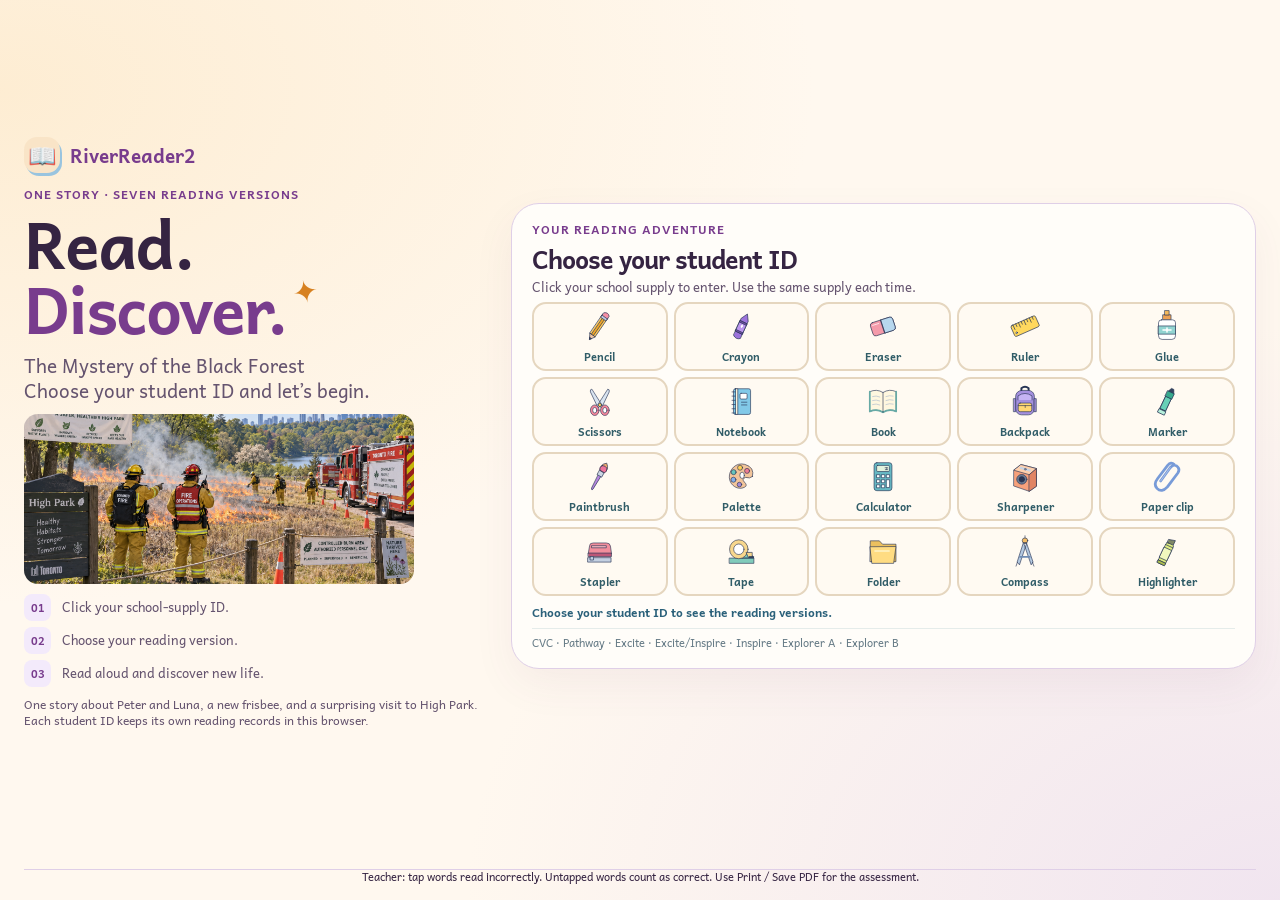
<file: index.html>
<!doctype html>
<html lang="en">
<head>
  <meta charset="utf-8">
  <meta name="viewport" content="width=device-width, initial-scale=1">
  <meta name="theme-color" content="#dceffd">
  <title>RiverReader2 | One Story, CVC Through Explorer B</title>
  <link rel="stylesheet" href="styles.css?v=pretaught-dotted-2">
  <link rel="stylesheet" href="landing.css?v=all-levels-fit-1">
</head>
<body data-page="home">
  <main id="app" class="app-shell"></main>
  <script src="stories.js?v=levels-cvc-g5-1"></script>
  <script src="app.js?v=pretaught-dotted-2"></script>
</body>
</html>
</file>
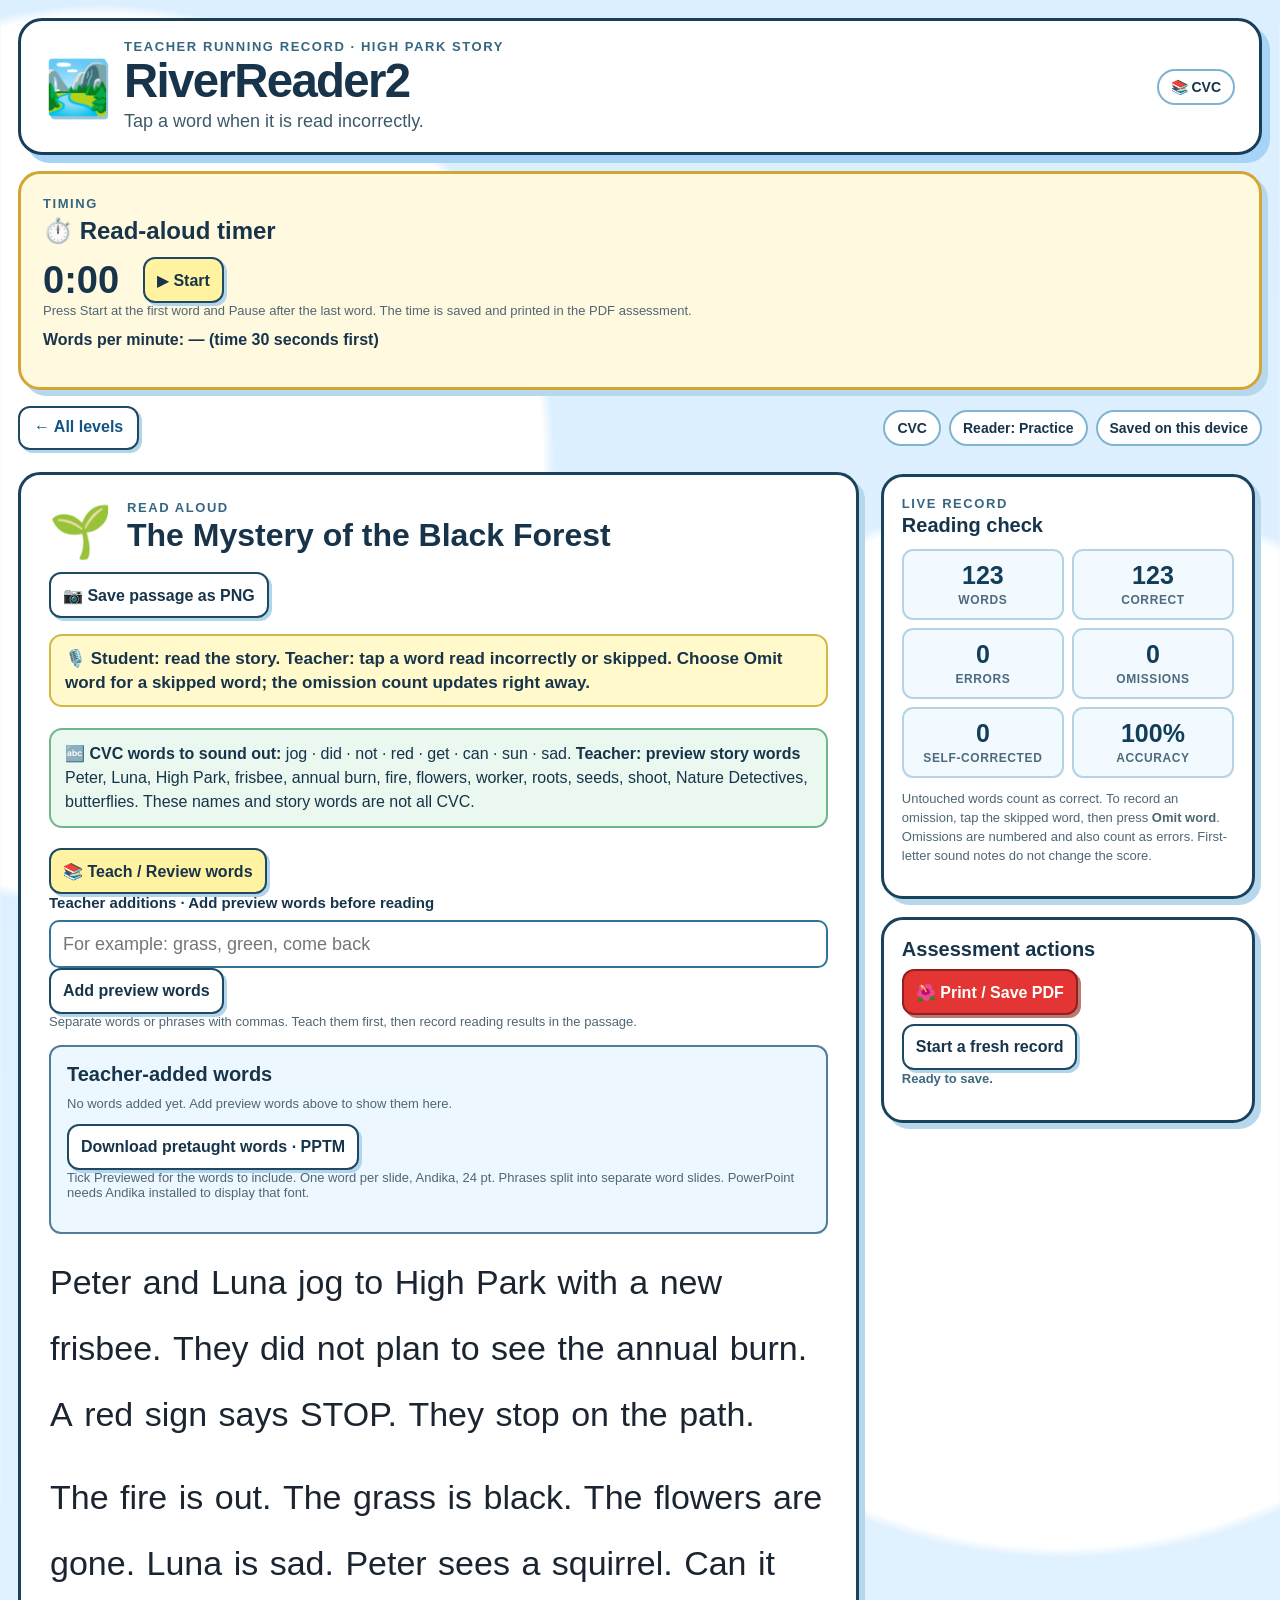
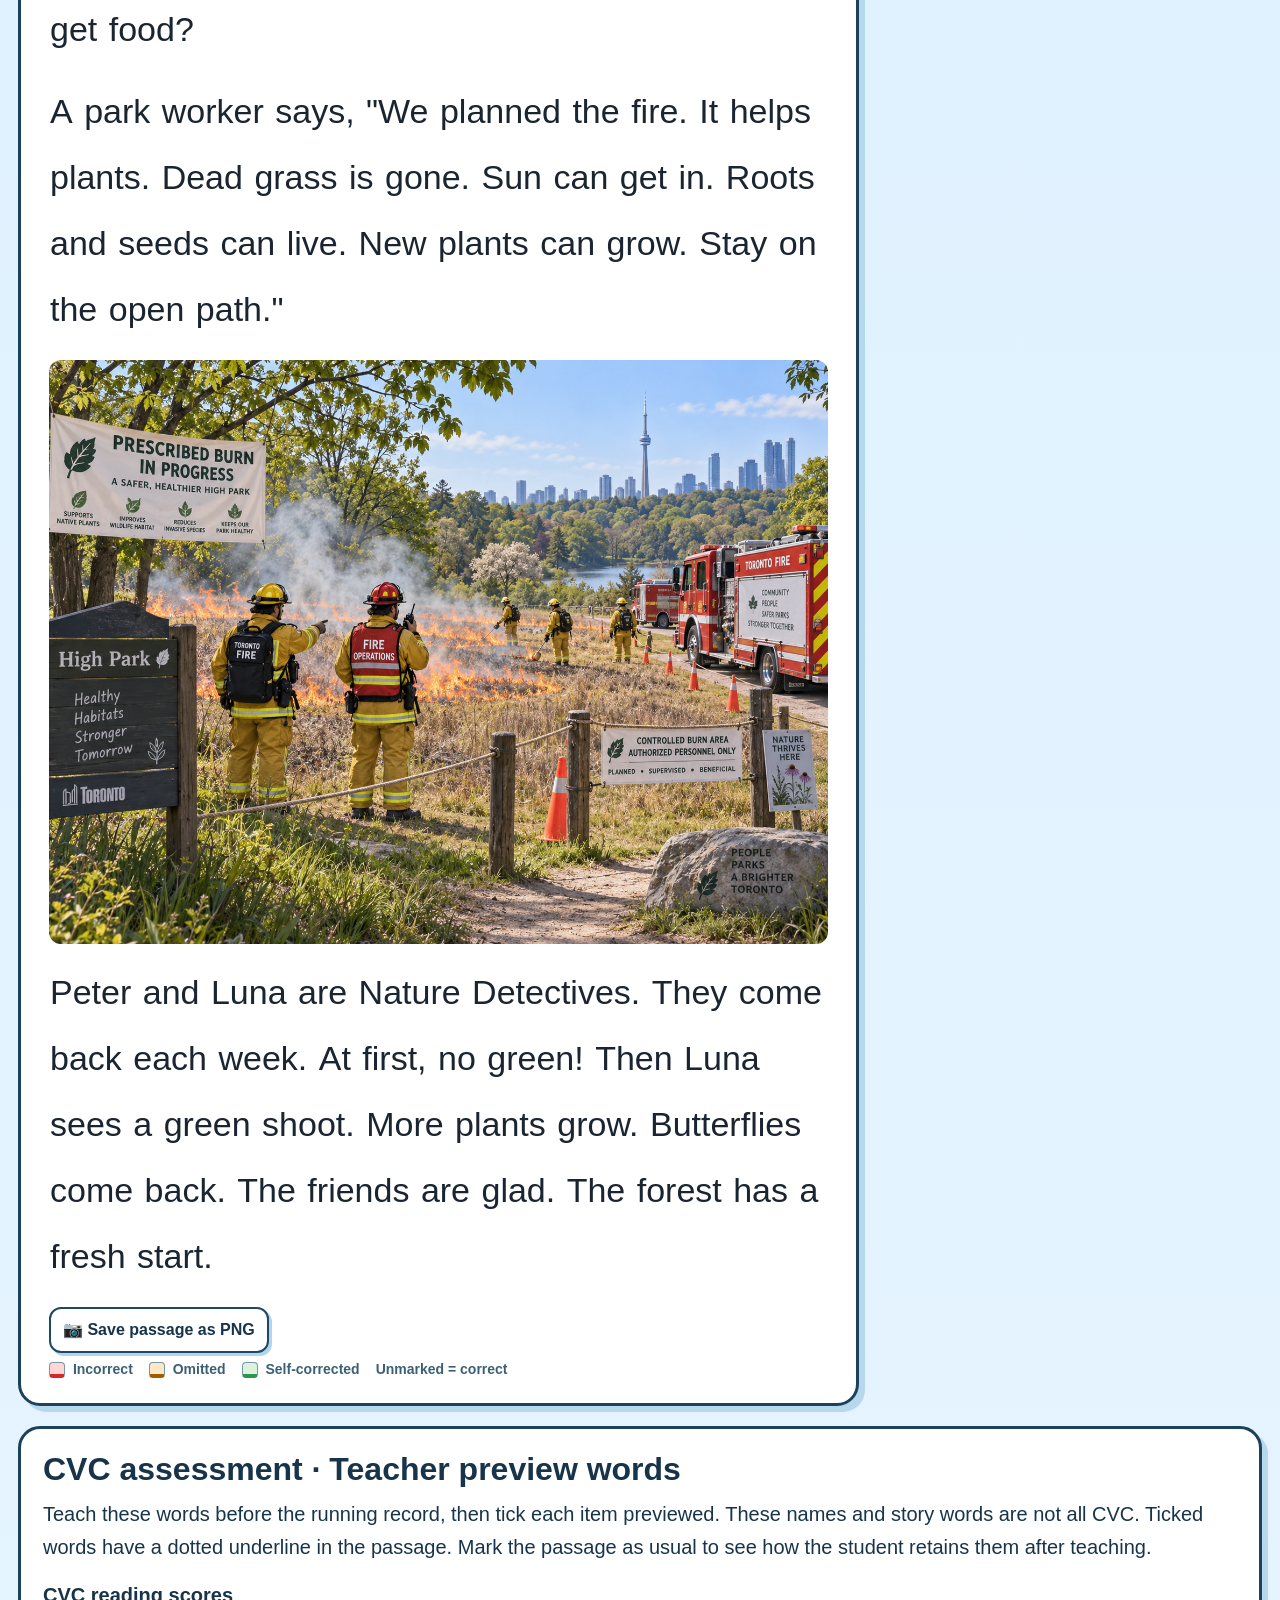
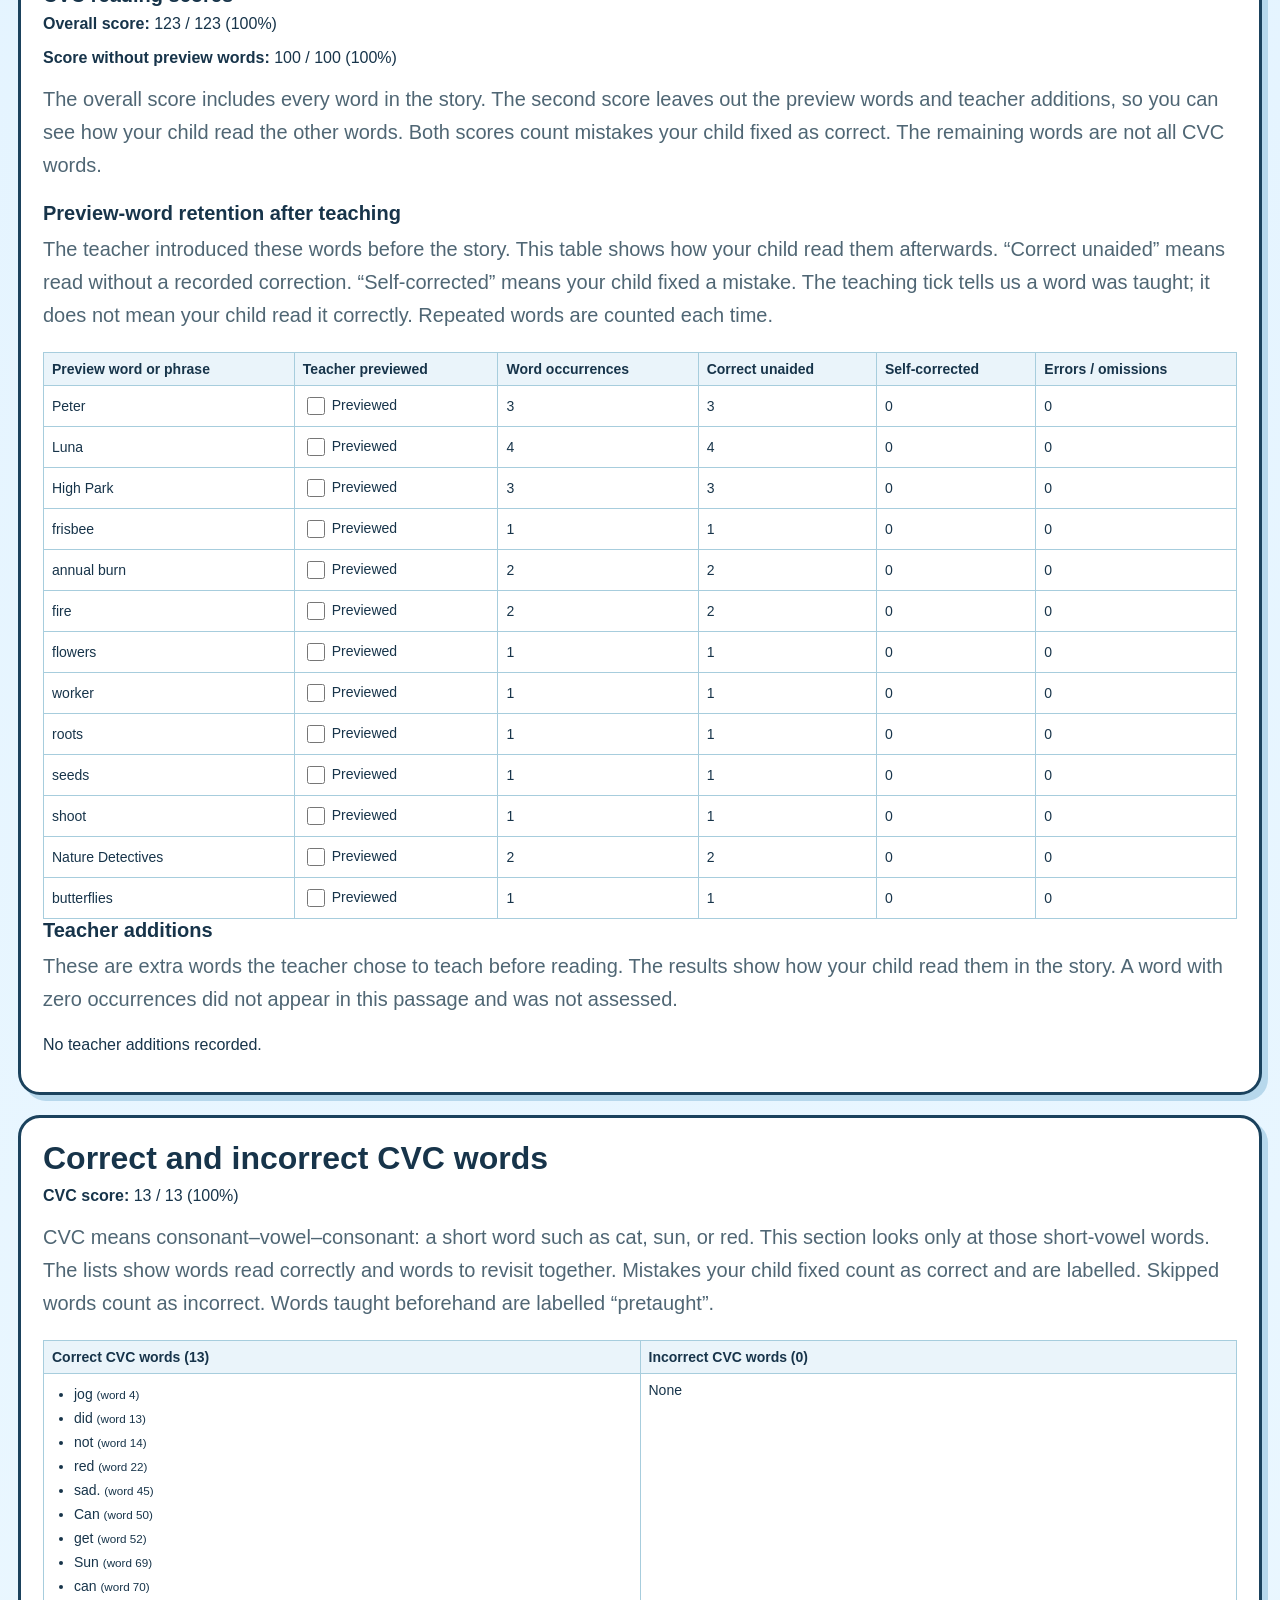
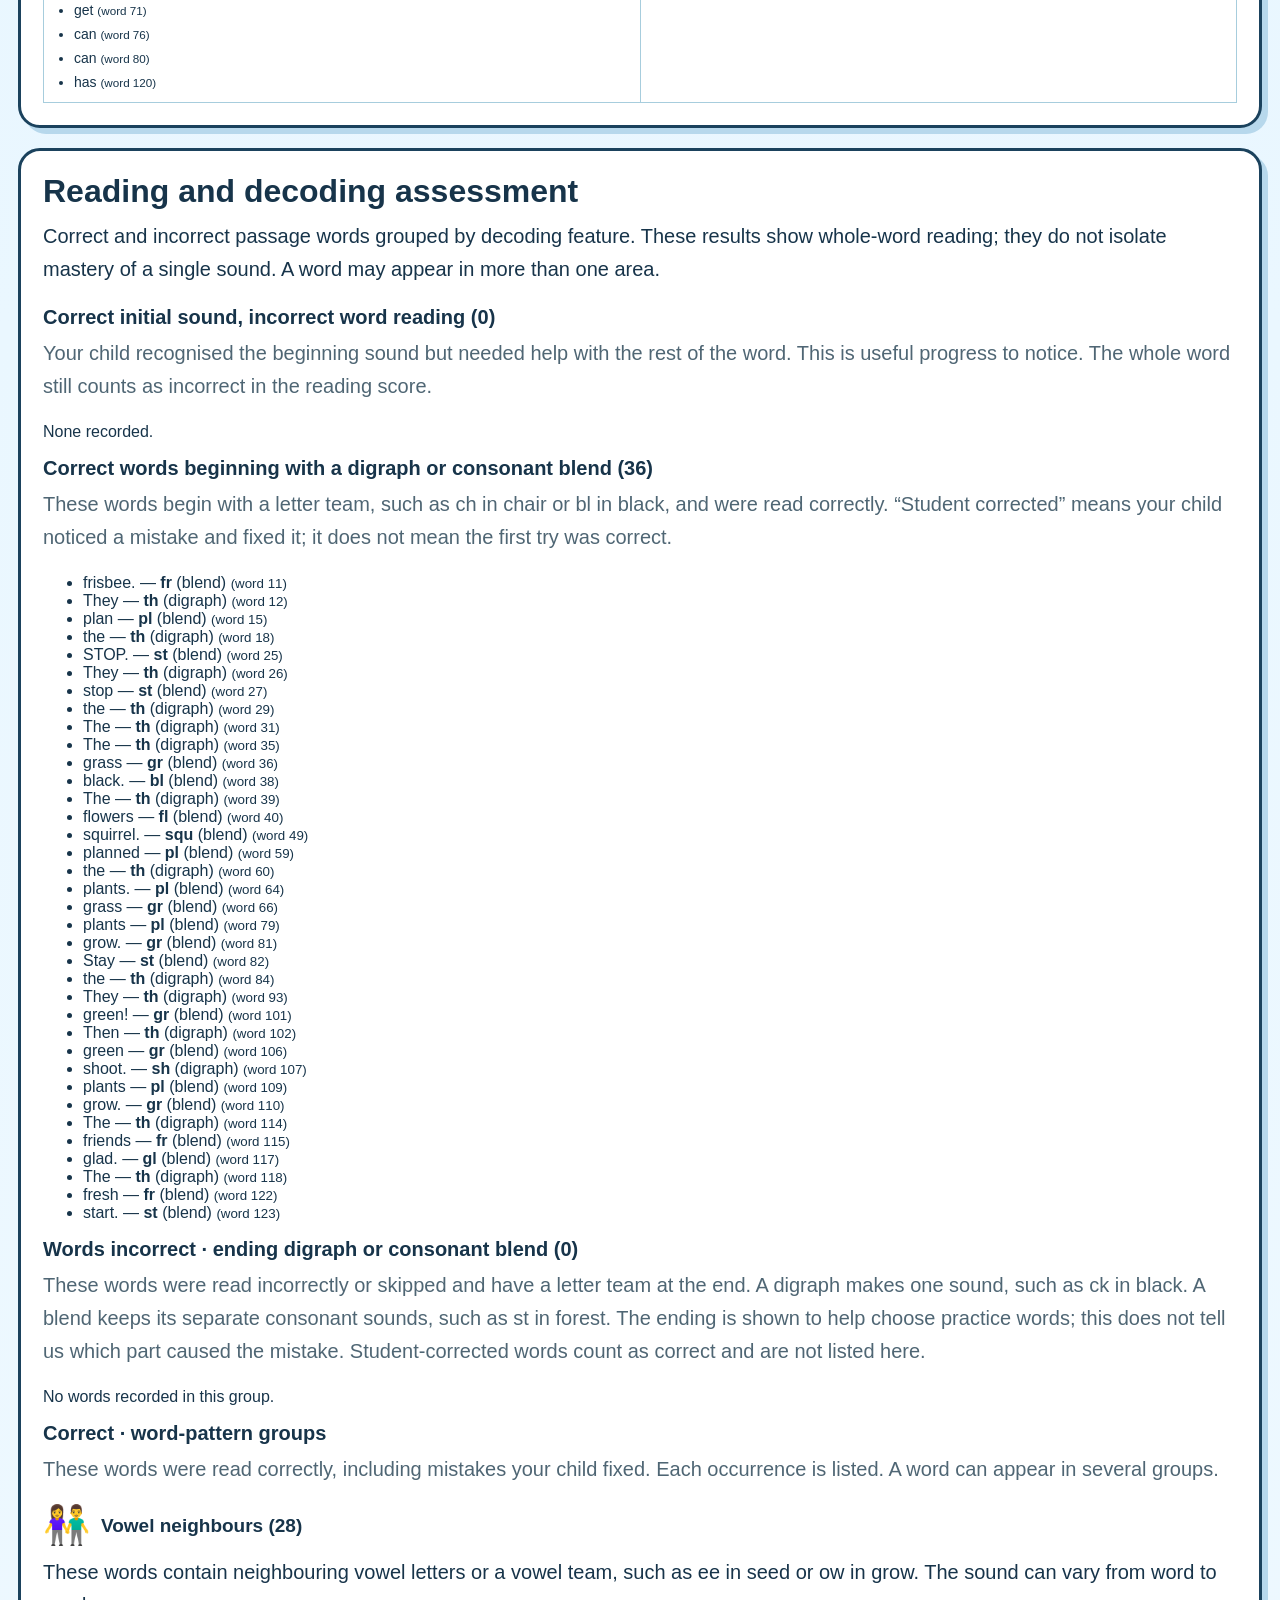
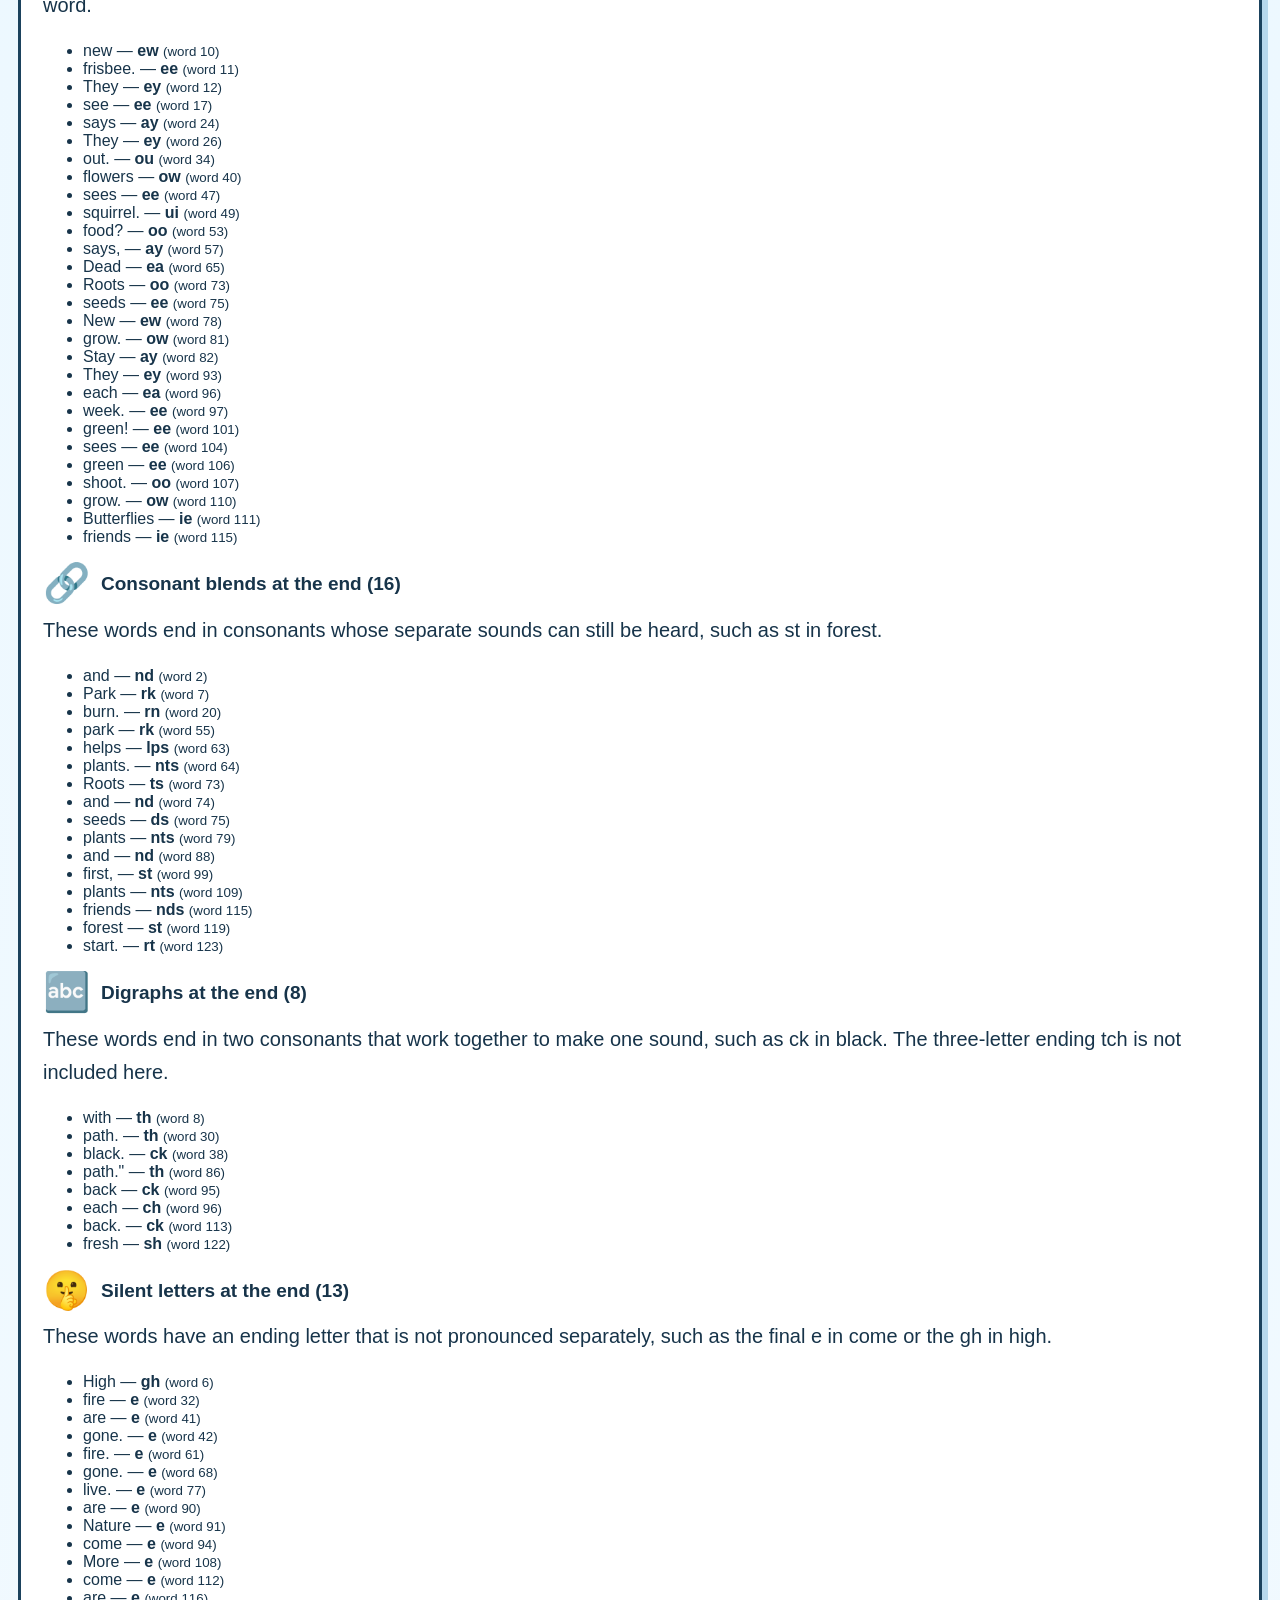
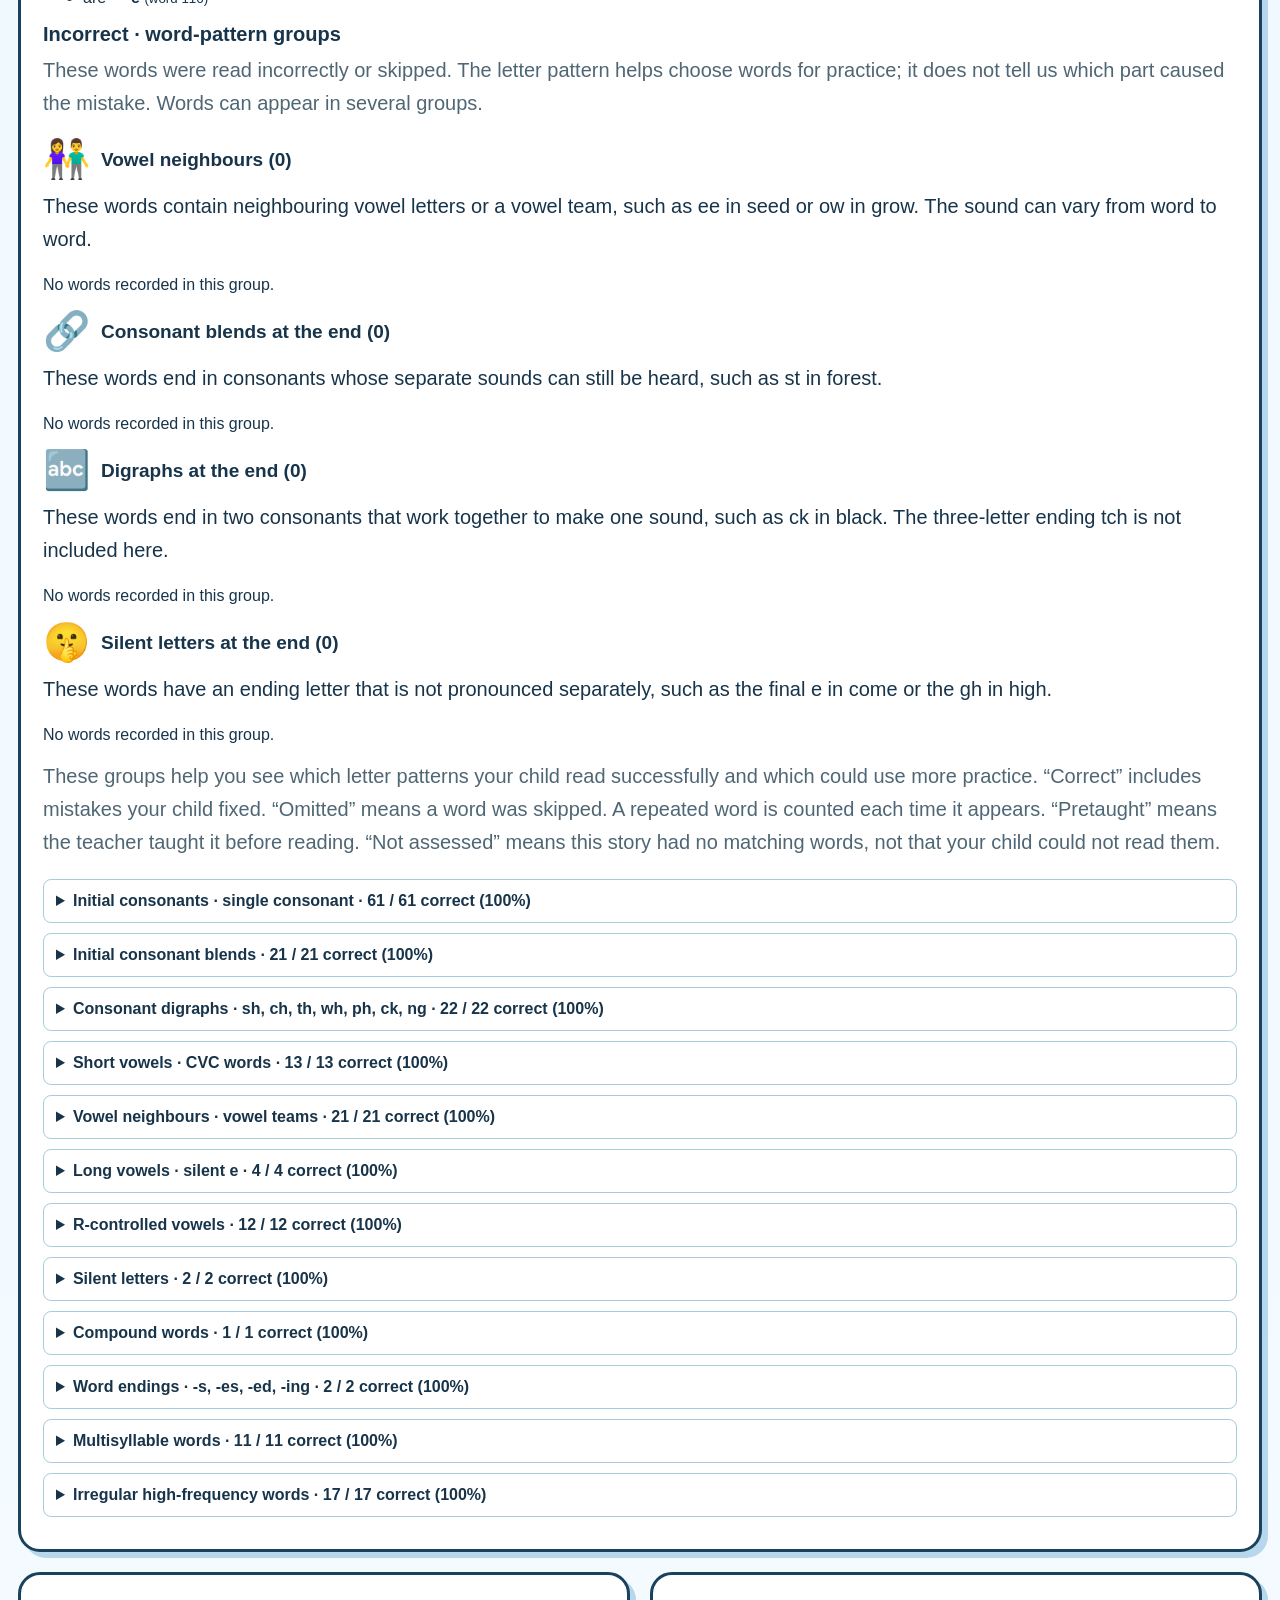
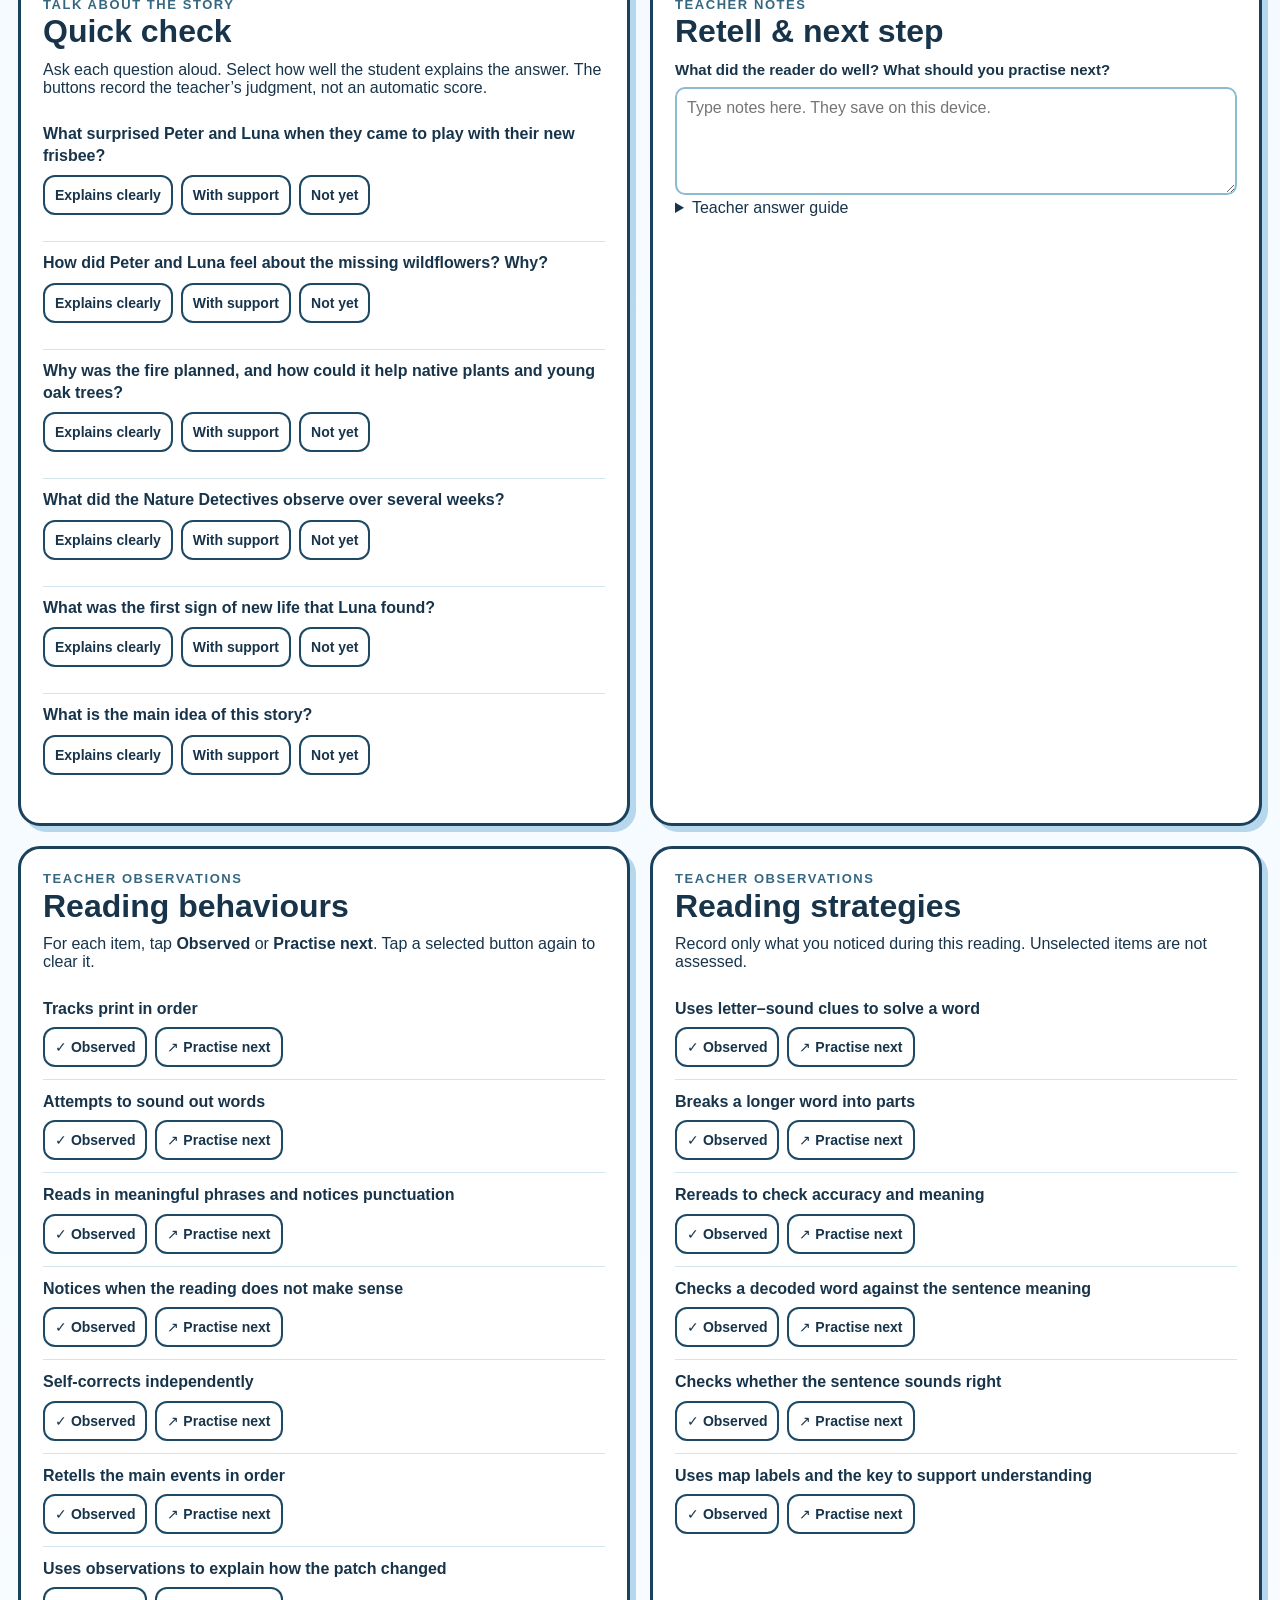
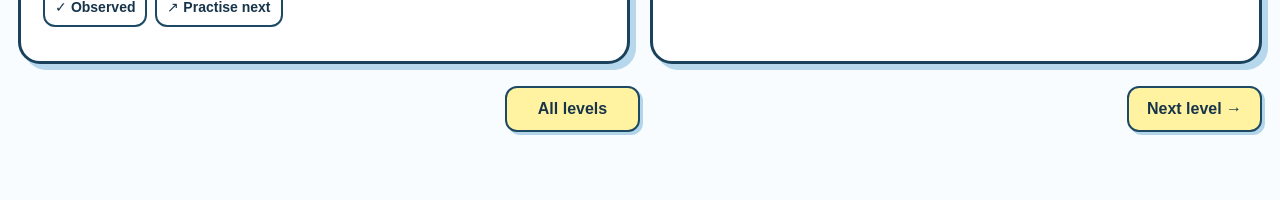
<file: CVC.html>
<!doctype html>
<html lang="en">
<head>
  <meta charset="utf-8"><meta name="viewport" content="width=device-width, initial-scale=1">
  <meta name="theme-color" content="#dceffd">
  <title>RiverReader2 | The Mystery of the Black Forest · CVC</title>
  <link rel="stylesheet" href="styles.css?v=pretaught-dotted-2">
</head>
<body data-page="reader" data-level="0">
  <main id="app" class="app-shell"></main>
  <script src="stories.js?v=levels-cvc-g5-1"></script><script src="assets/vendor/pptxgen.bundle.js"></script><script src="assets/vendor/jszip.min.js"></script><script src="word-slides.js?v=download-fix-2"></script><script src="assets/vendor/html2canvas.min.js"></script><script src="app.js?v=pretaught-dotted-2"></script>
</body>
</html>
</file>
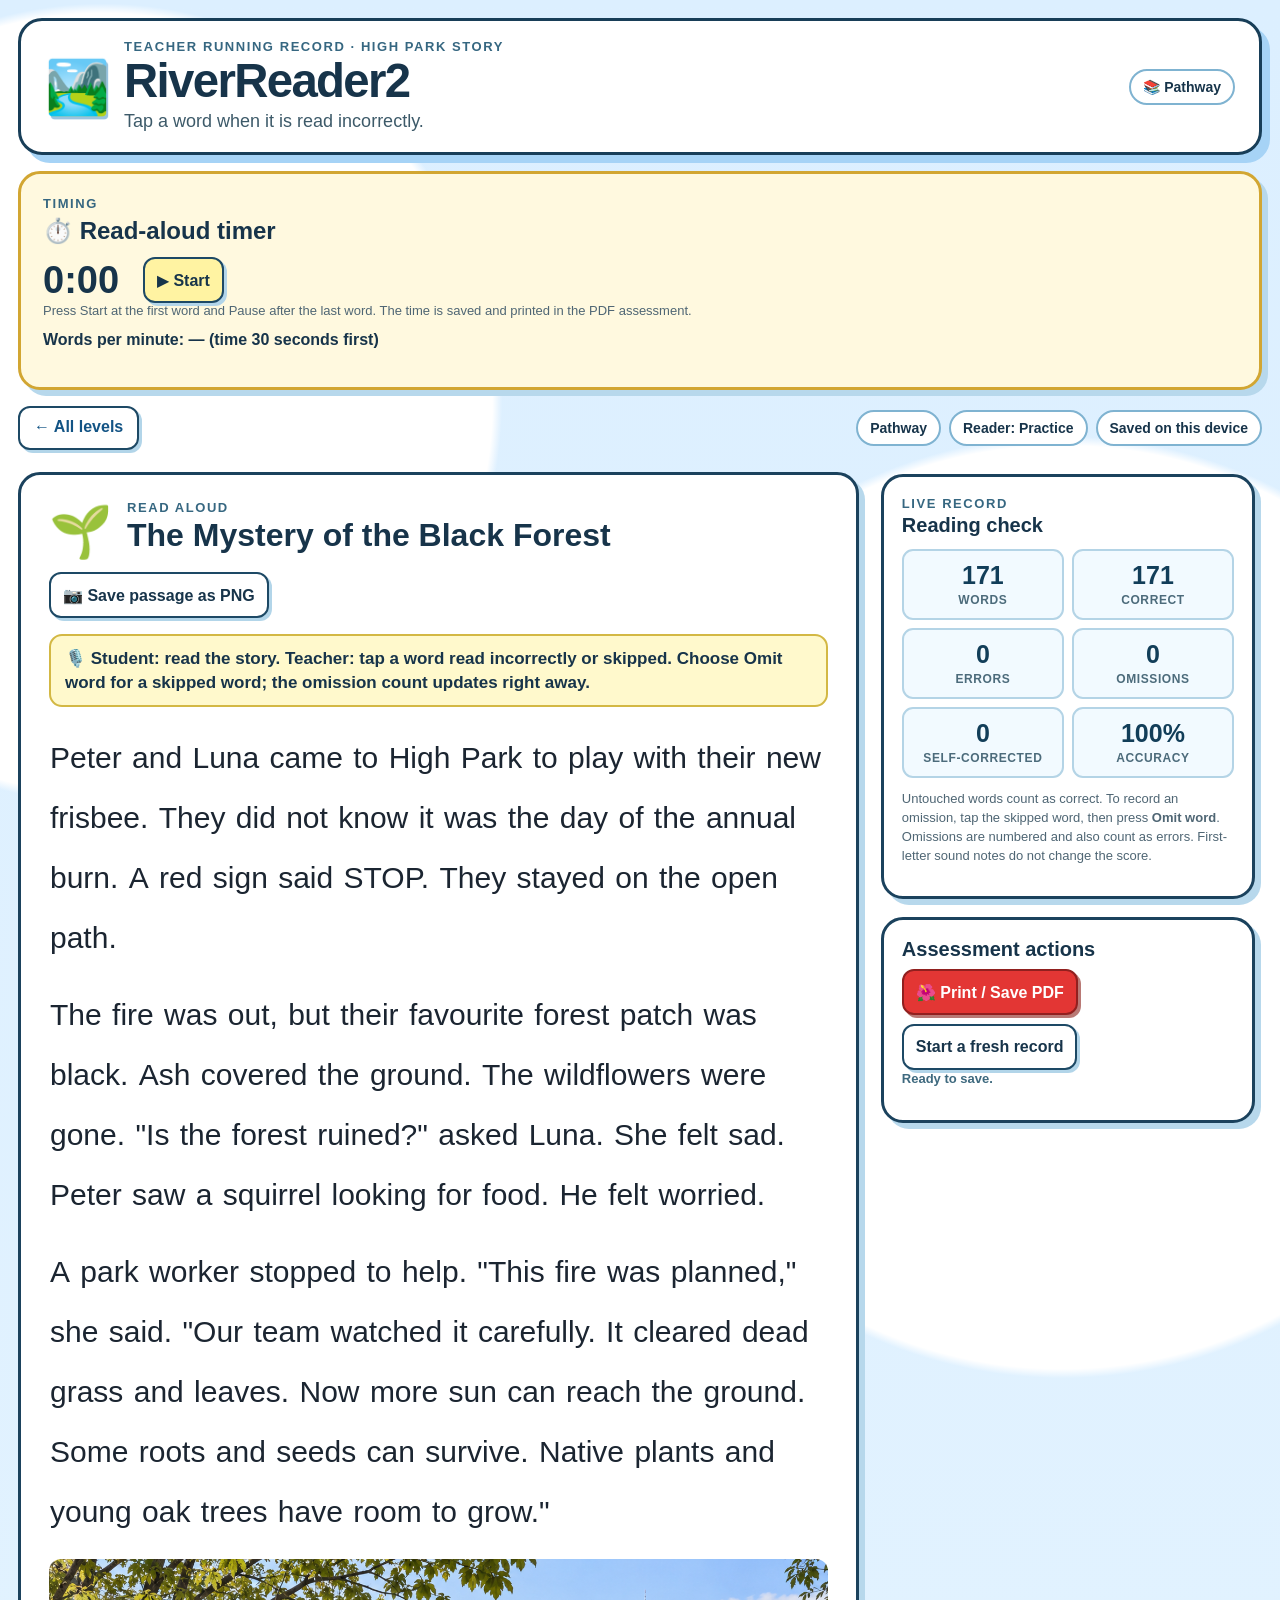
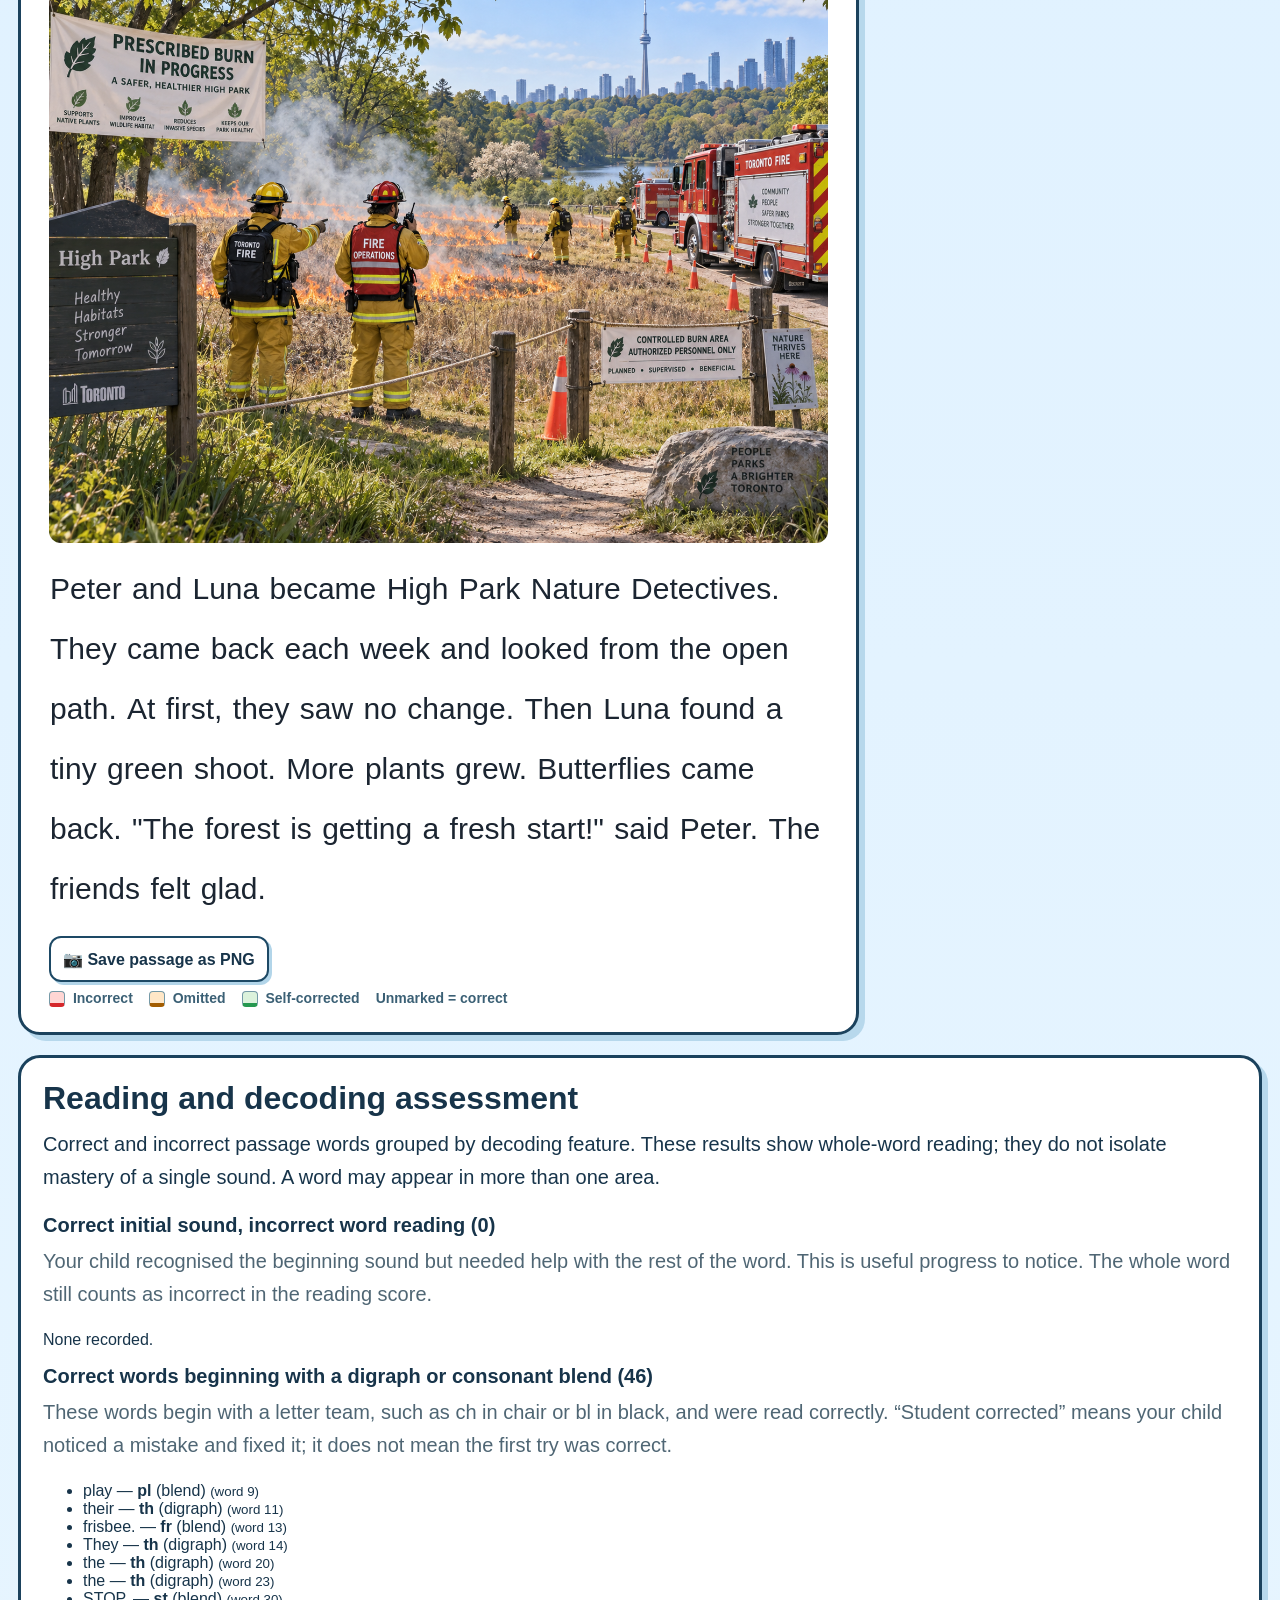
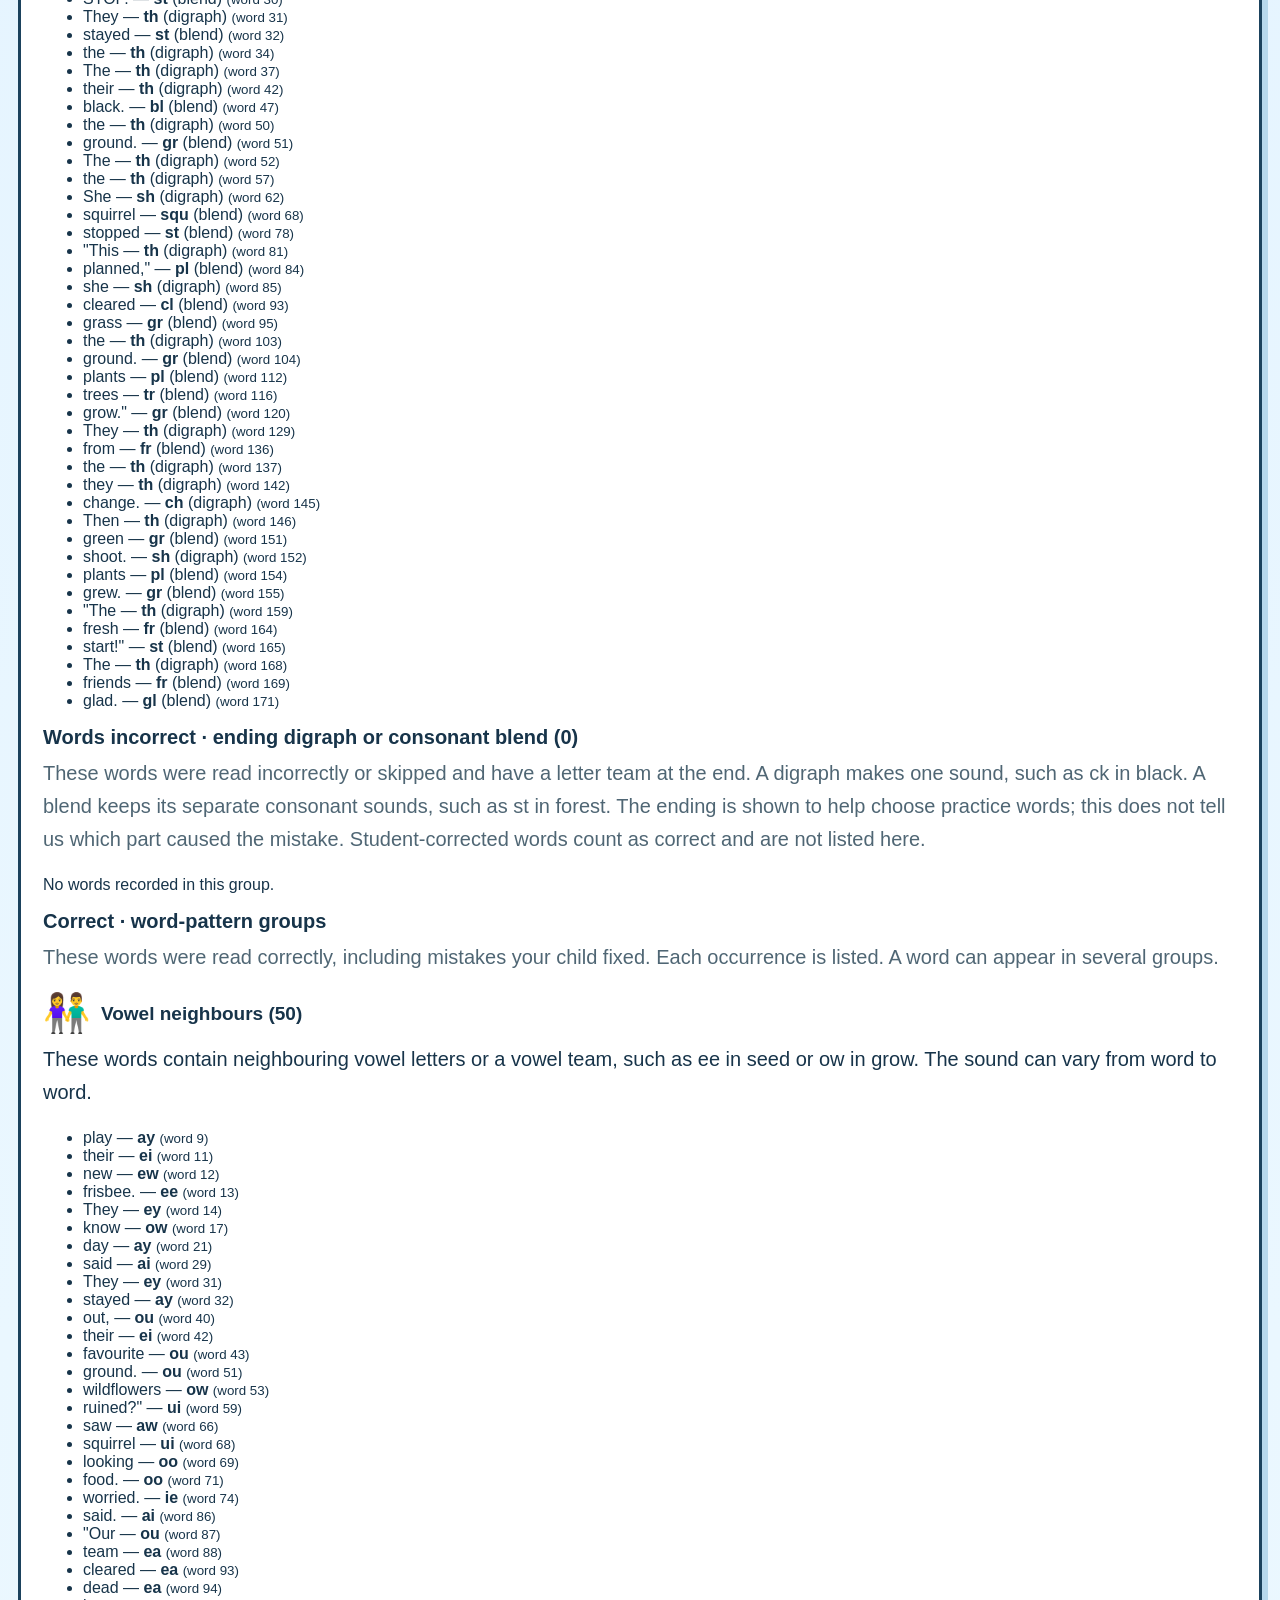
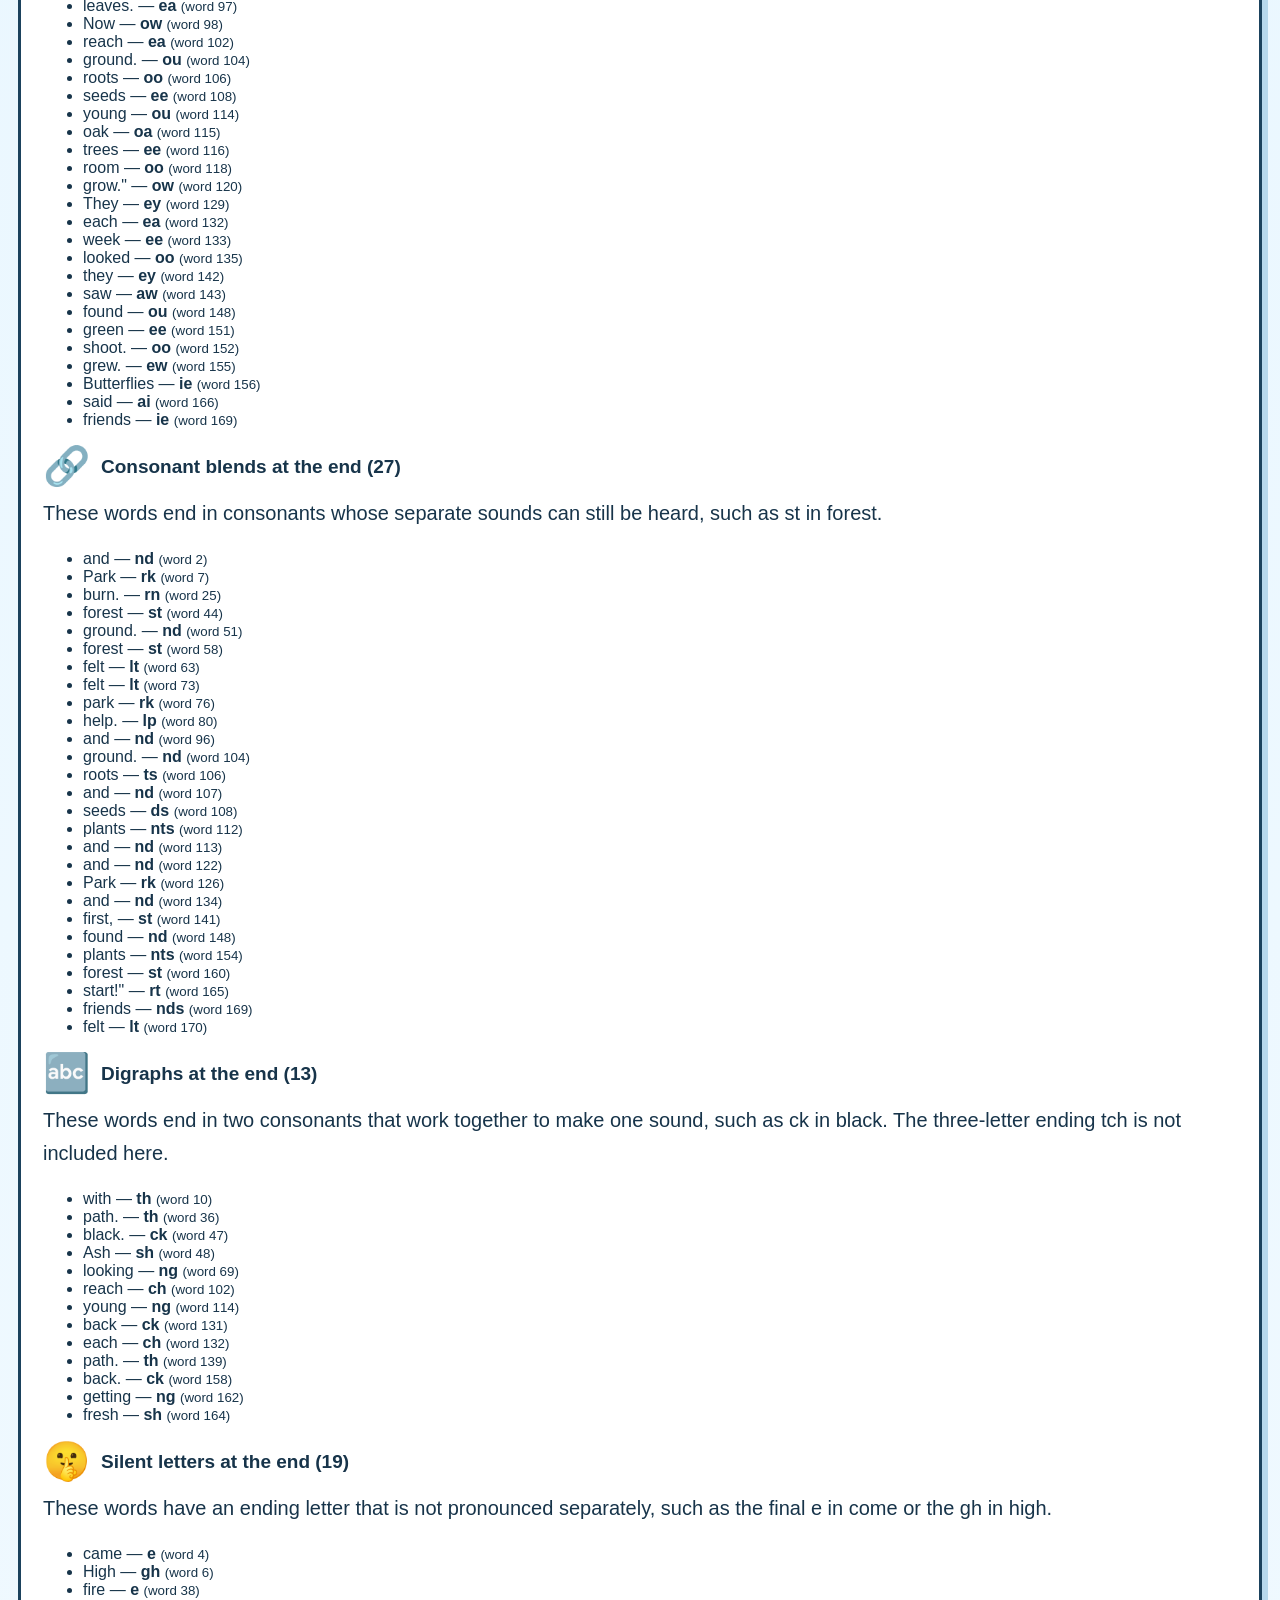
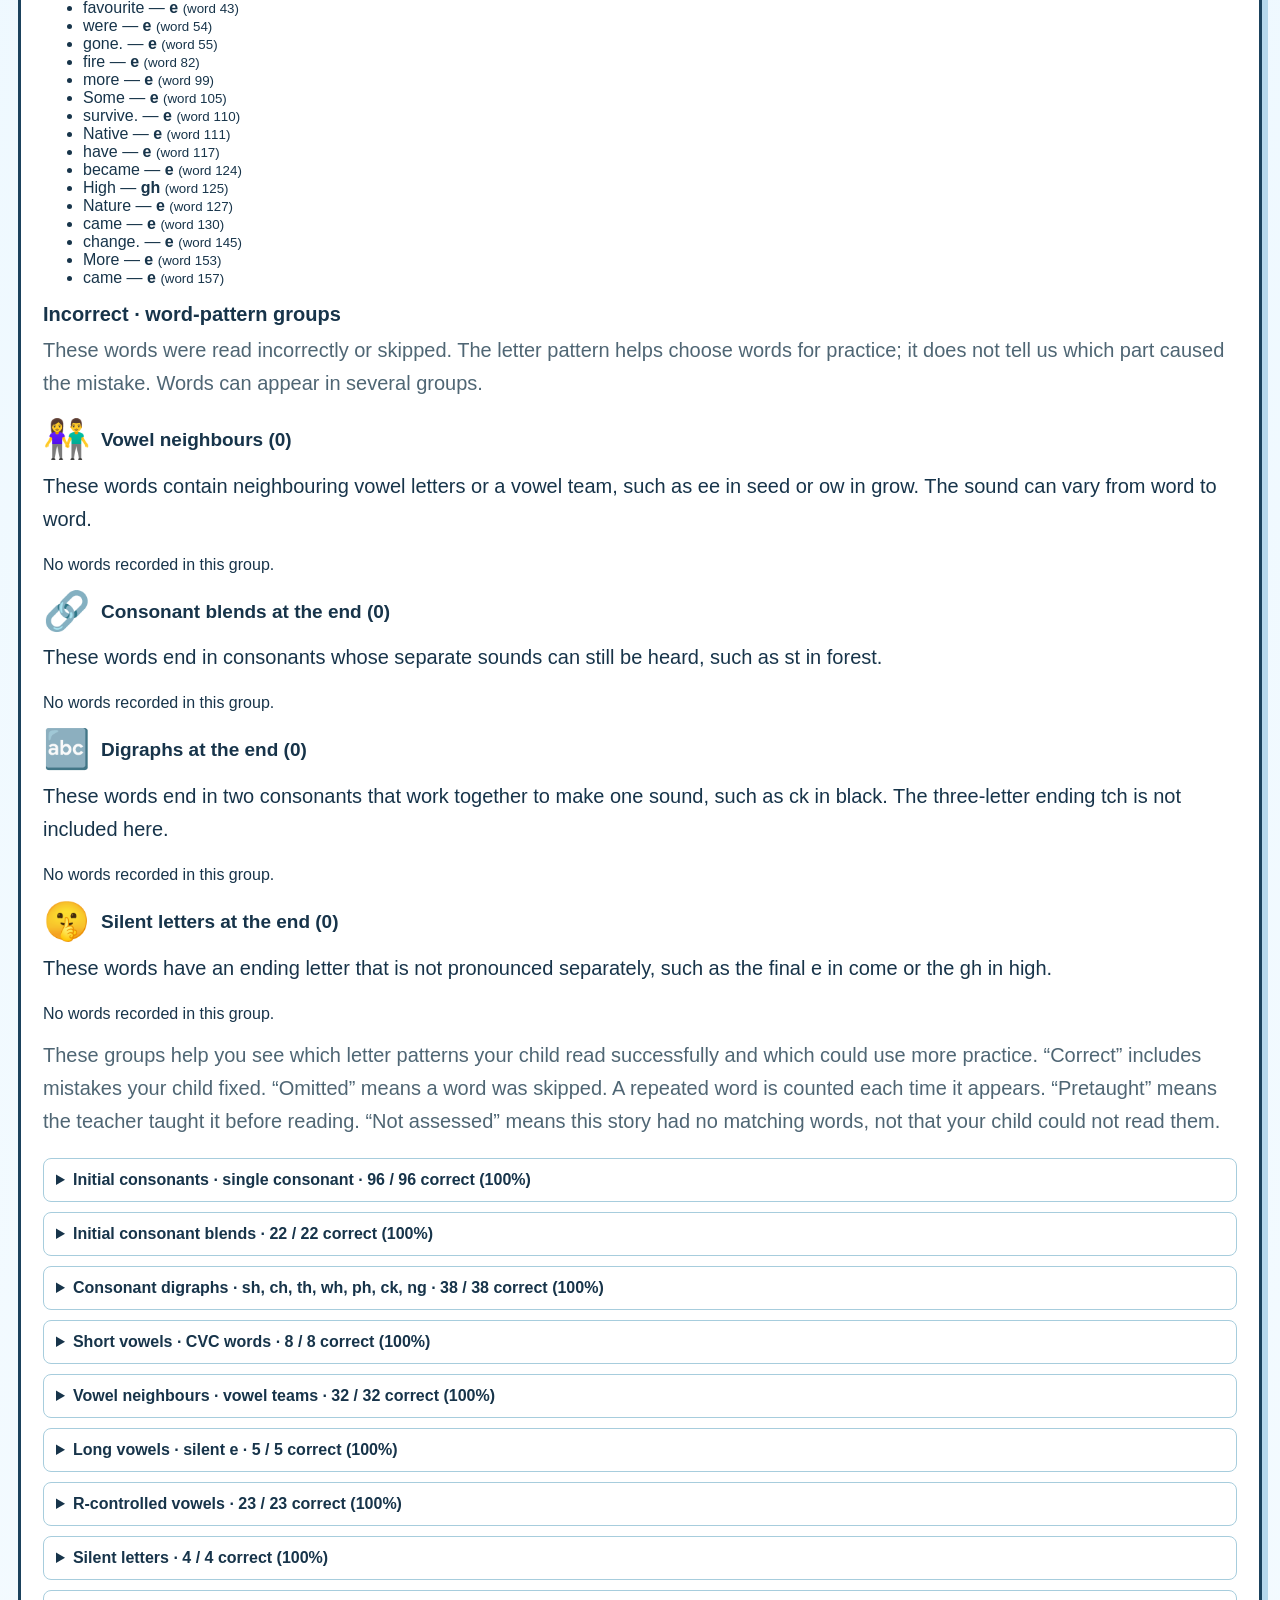
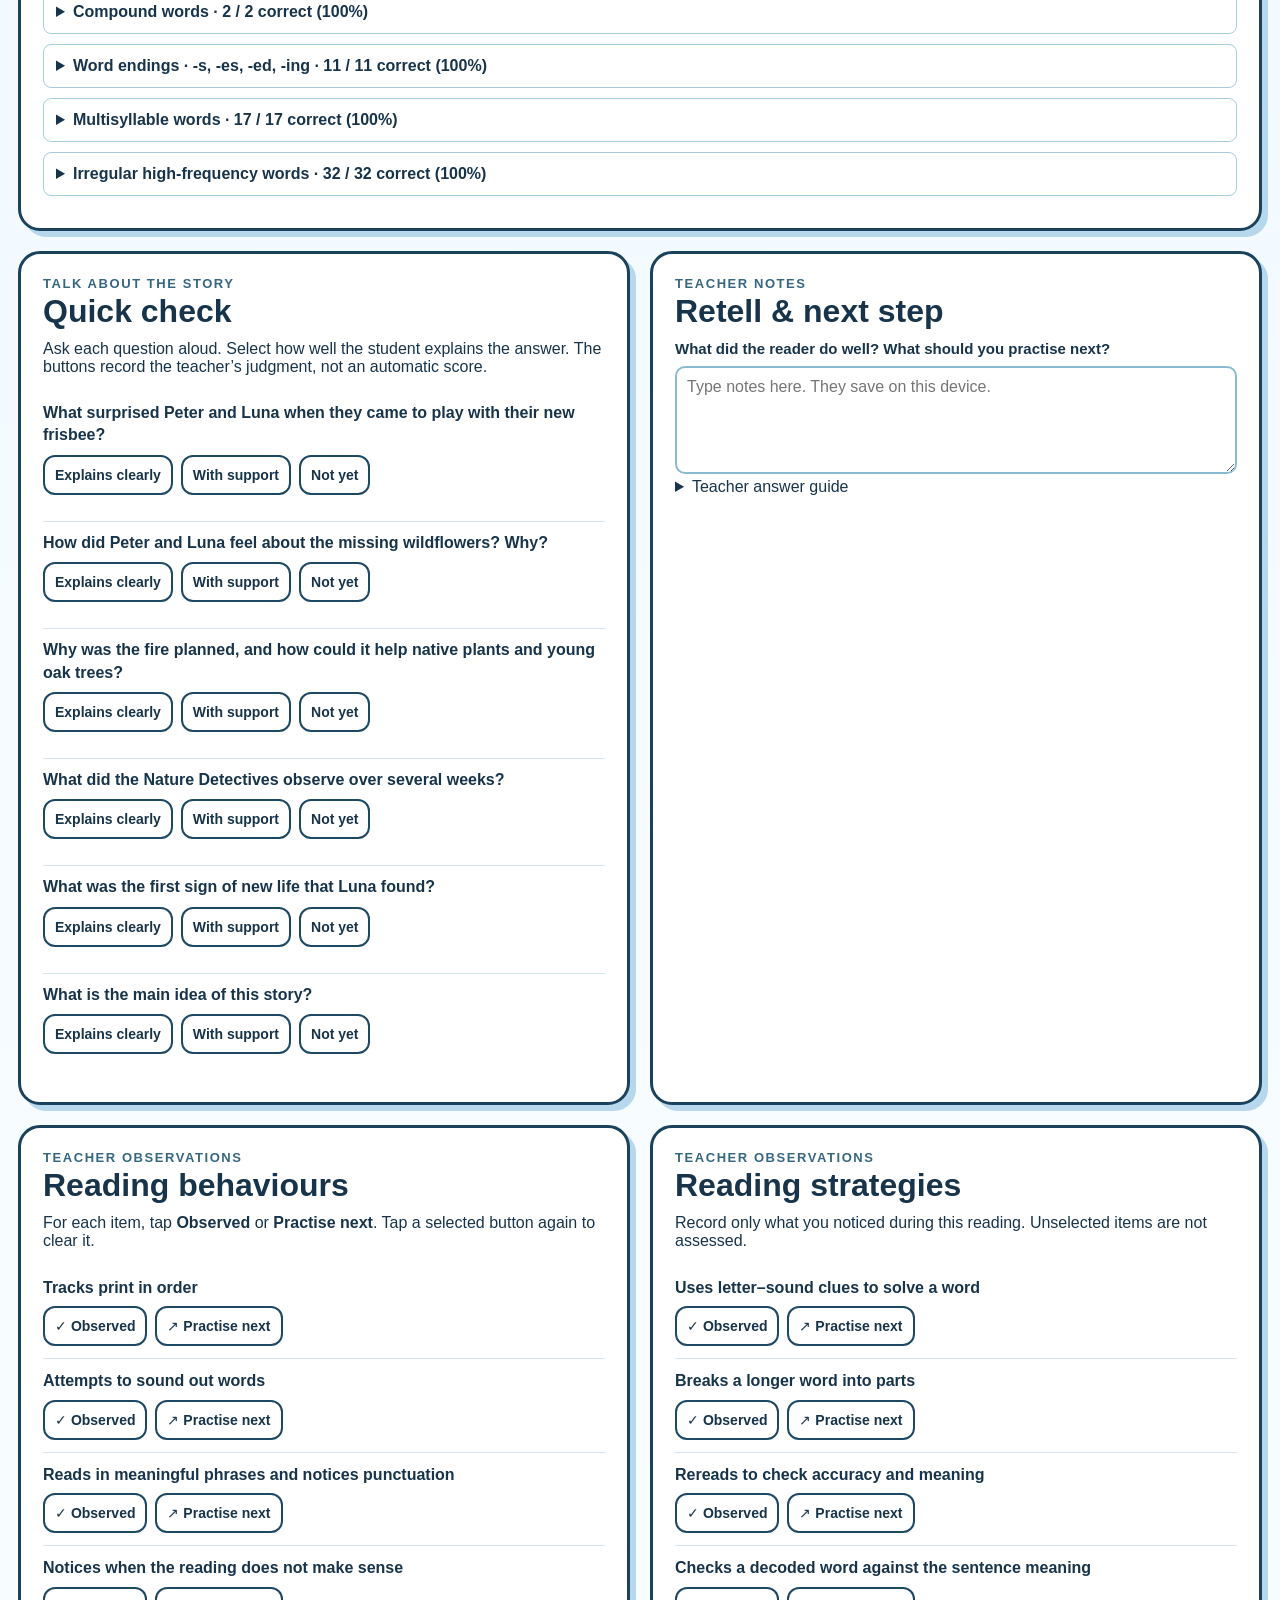
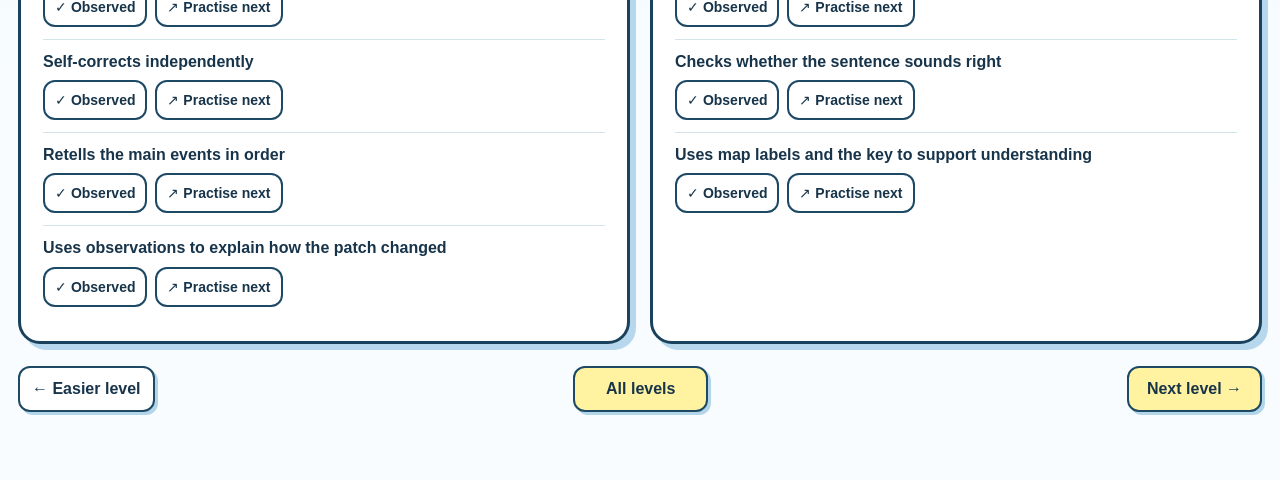
<file: Level1.html>
<!doctype html>
<html lang="en">
<head>
  <meta charset="utf-8"><meta name="viewport" content="width=device-width, initial-scale=1">
  <meta name="theme-color" content="#dceffd">
  <title>RiverReader2 | The Mystery of the Black Forest · Pathway</title>
  <link rel="stylesheet" href="styles.css?v=pretaught-dotted-2">
</head>
<body data-page="reader" data-level="1">
  <main id="app" class="app-shell"></main>
  <script src="stories.js?v=levels-cvc-g5-1"></script><script src="assets/vendor/html2canvas.min.js"></script><script src="app.js?v=pretaught-dotted-2"></script>
</body>
</html>
</file>
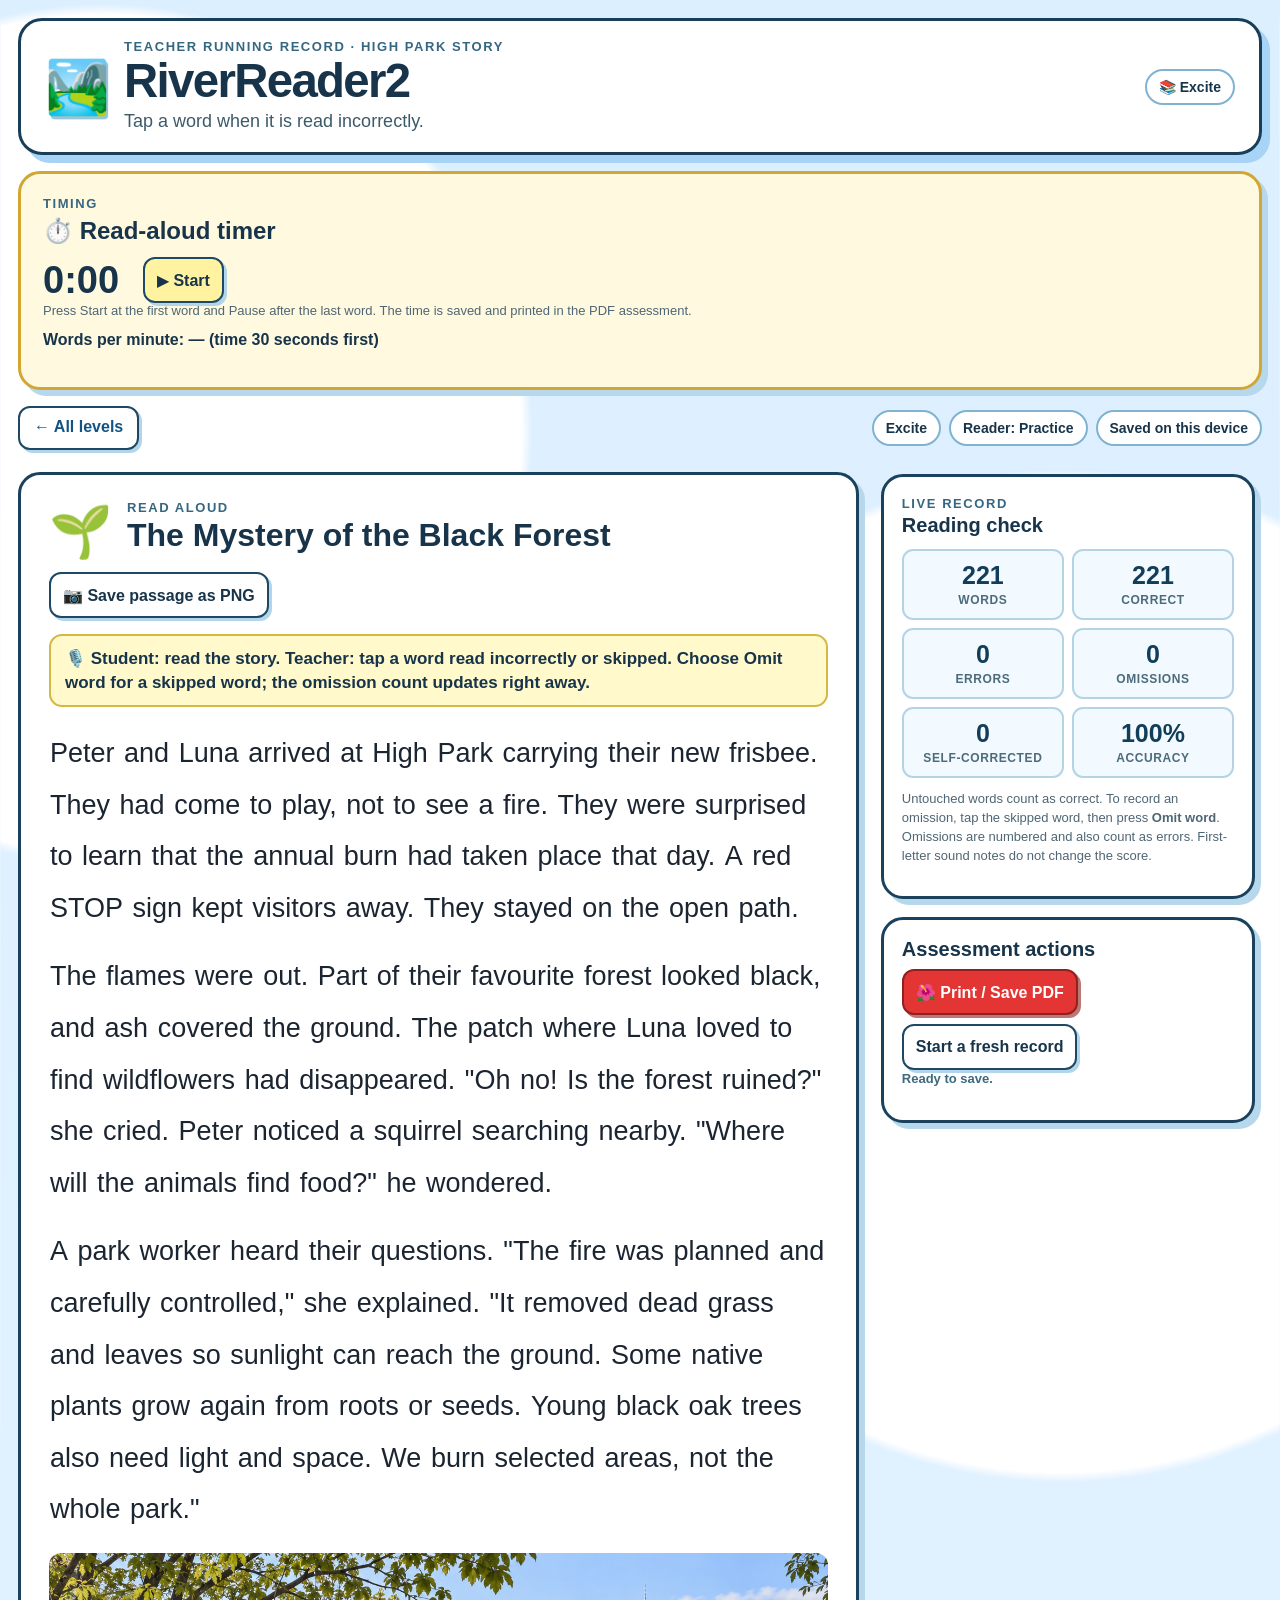
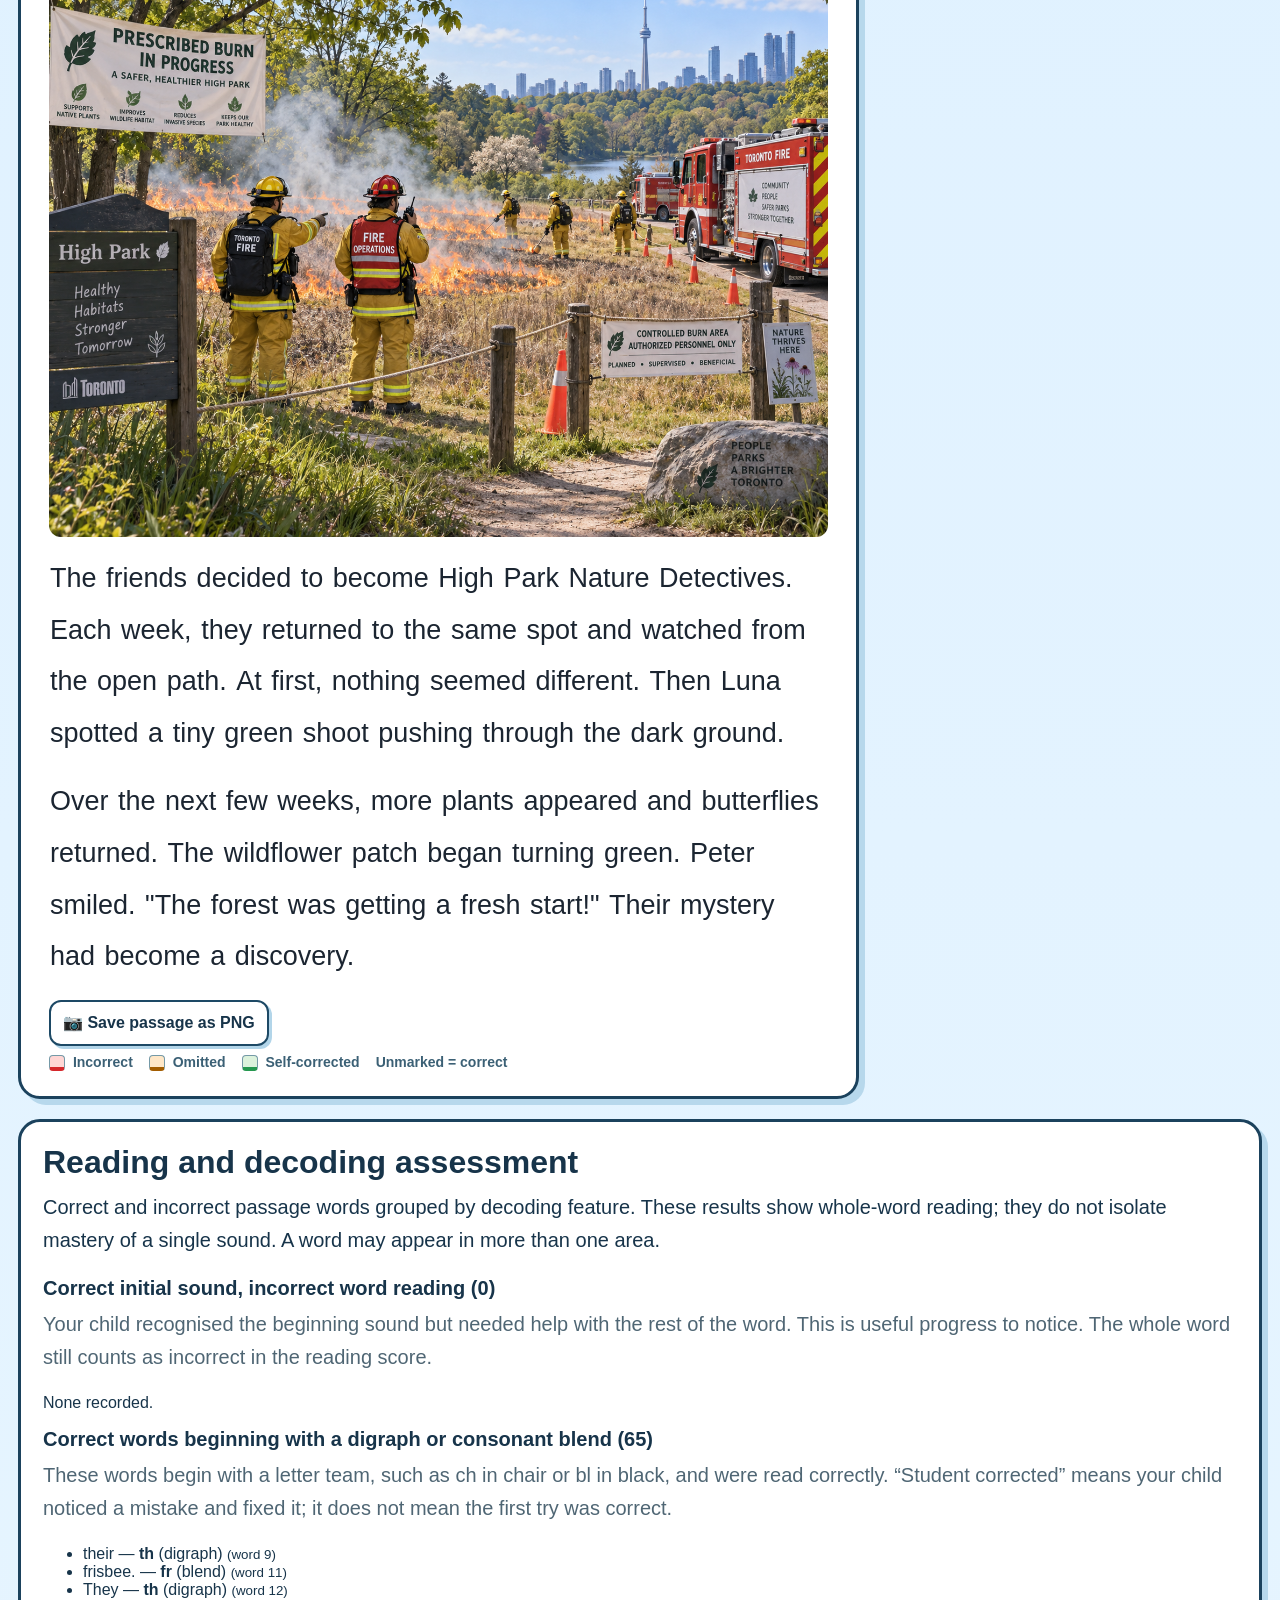
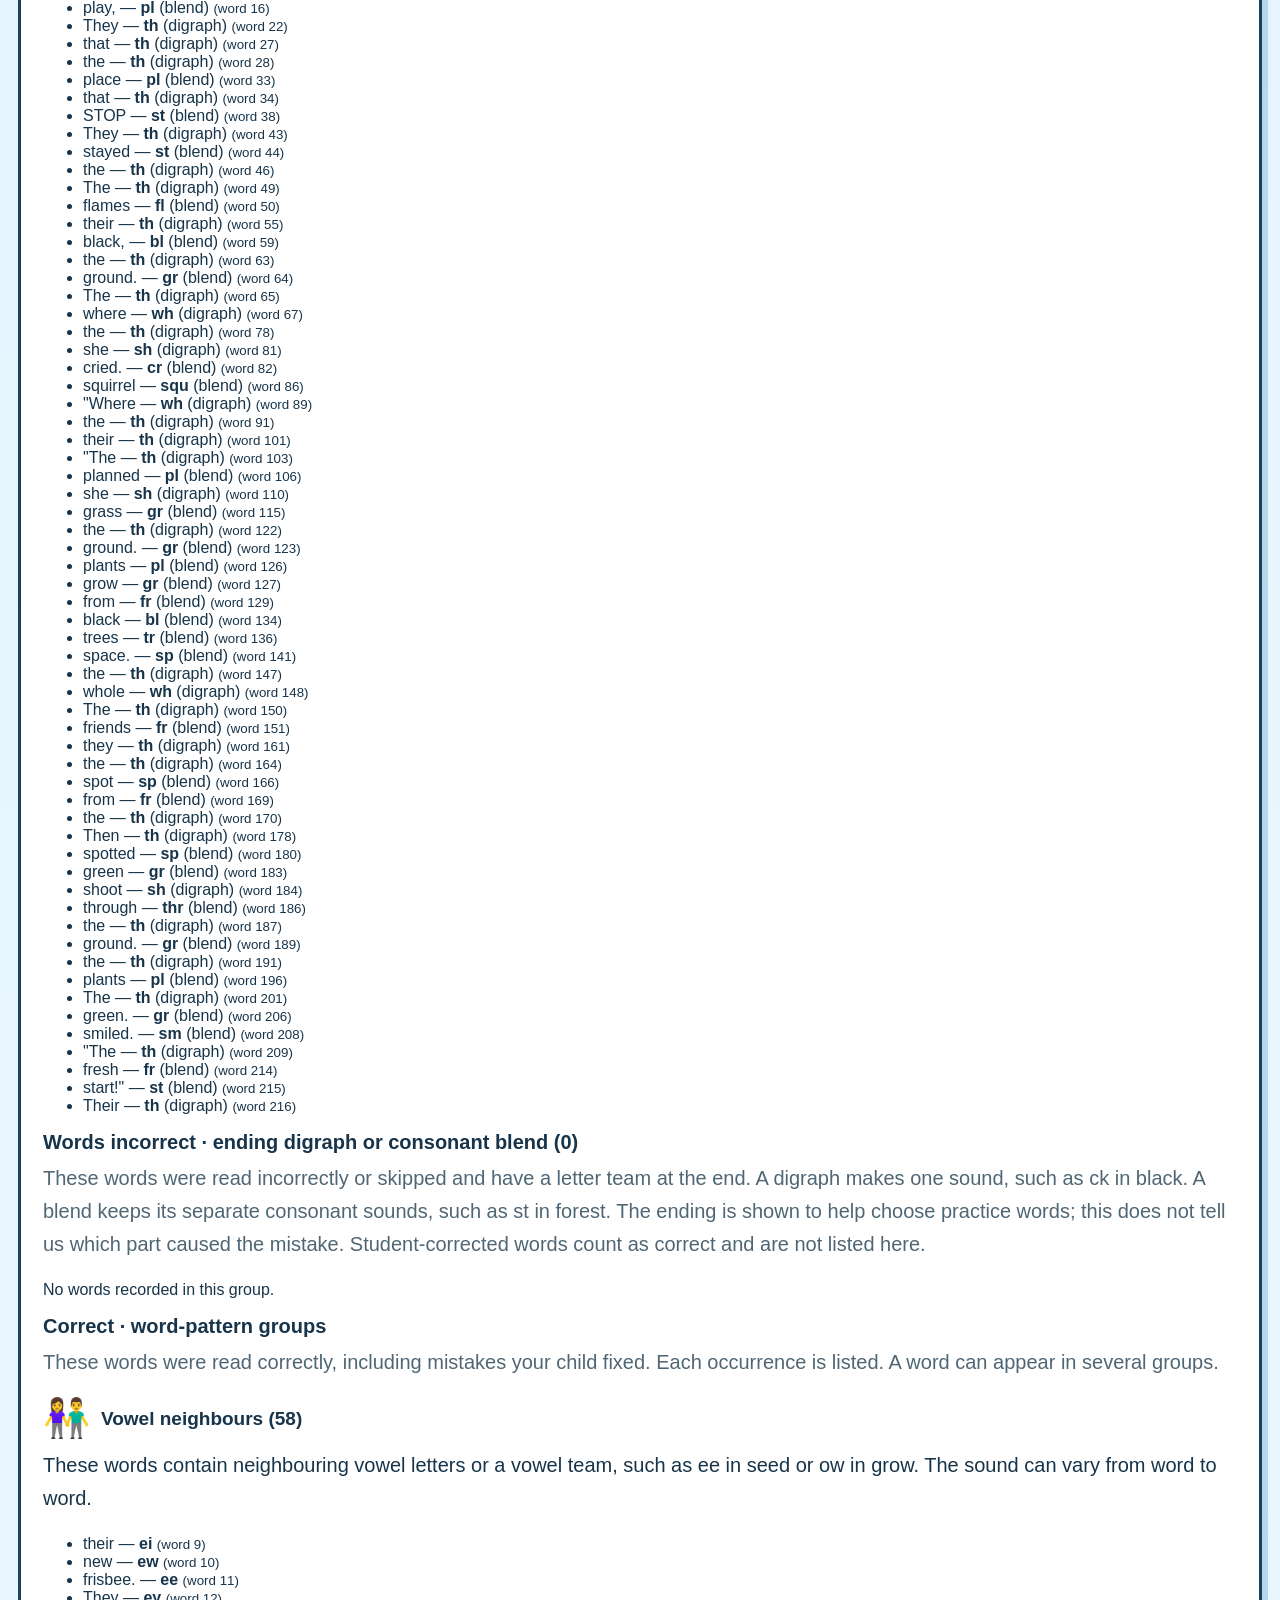
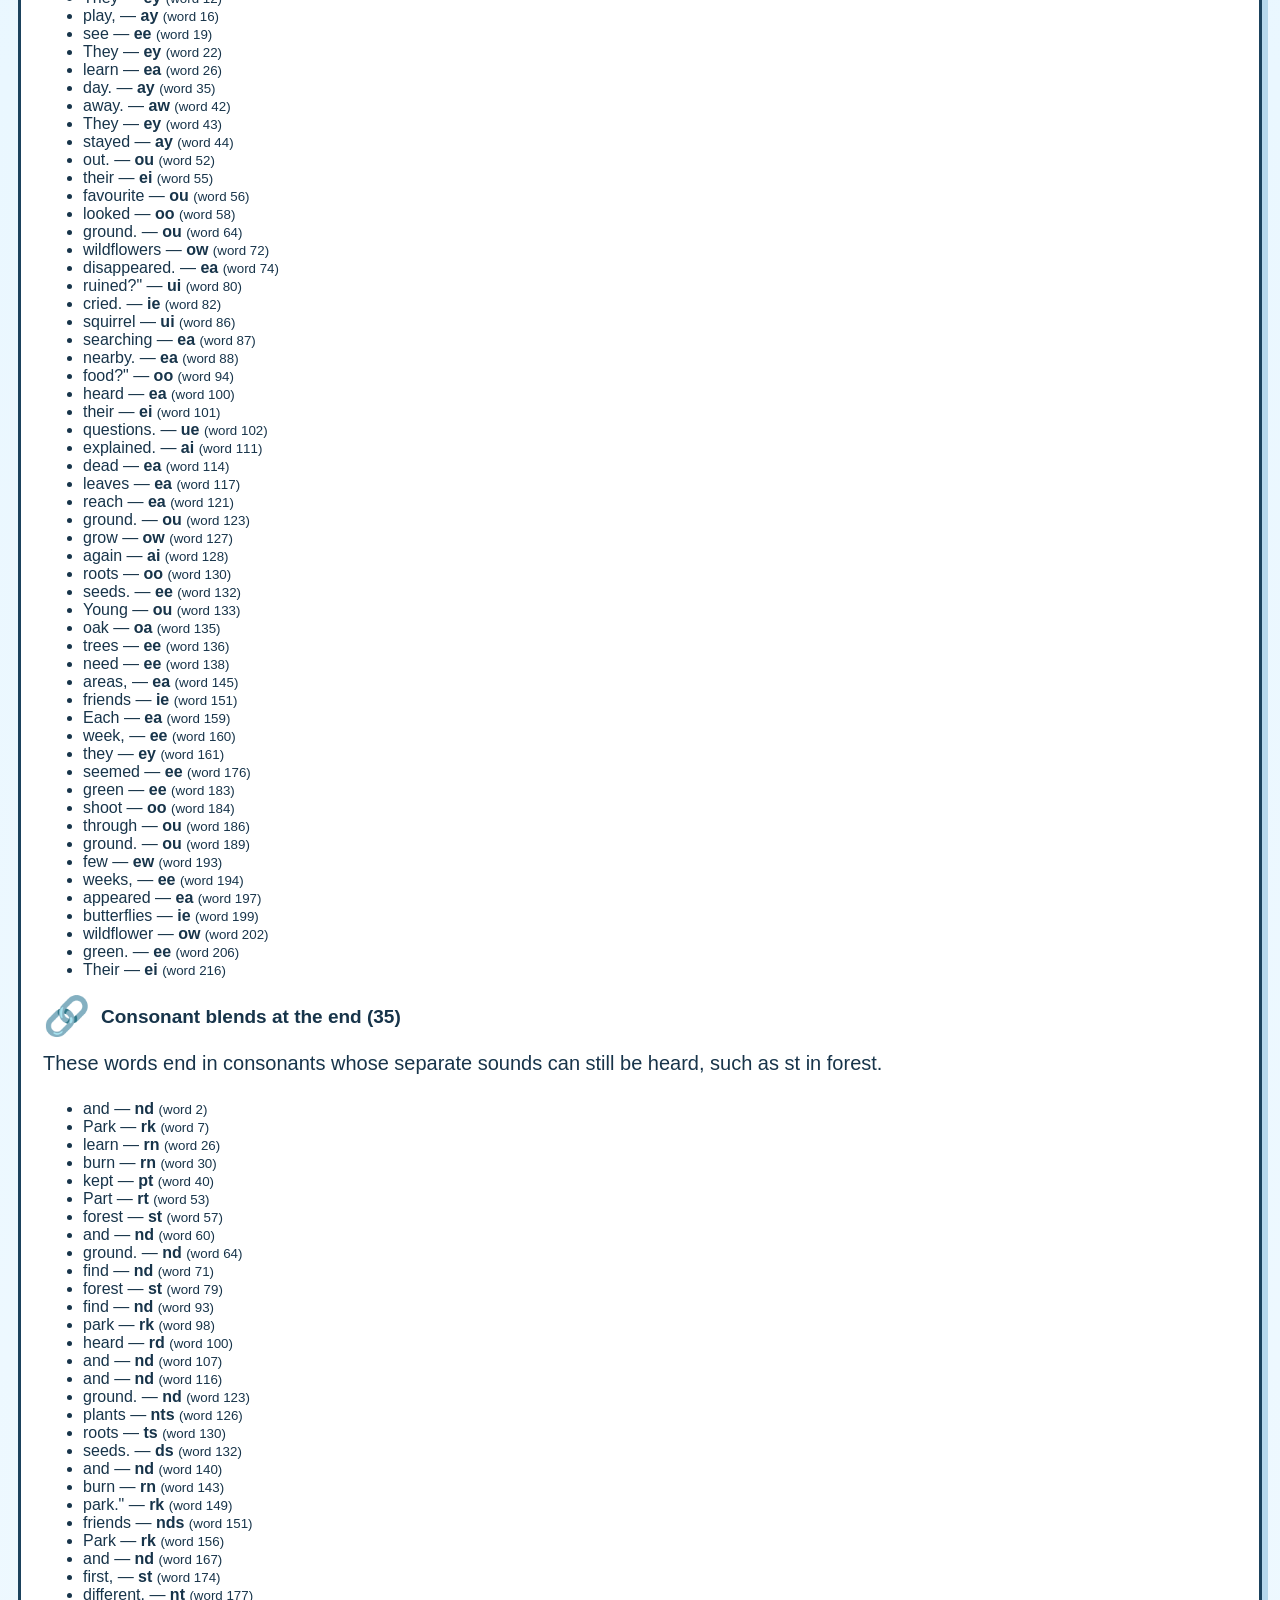
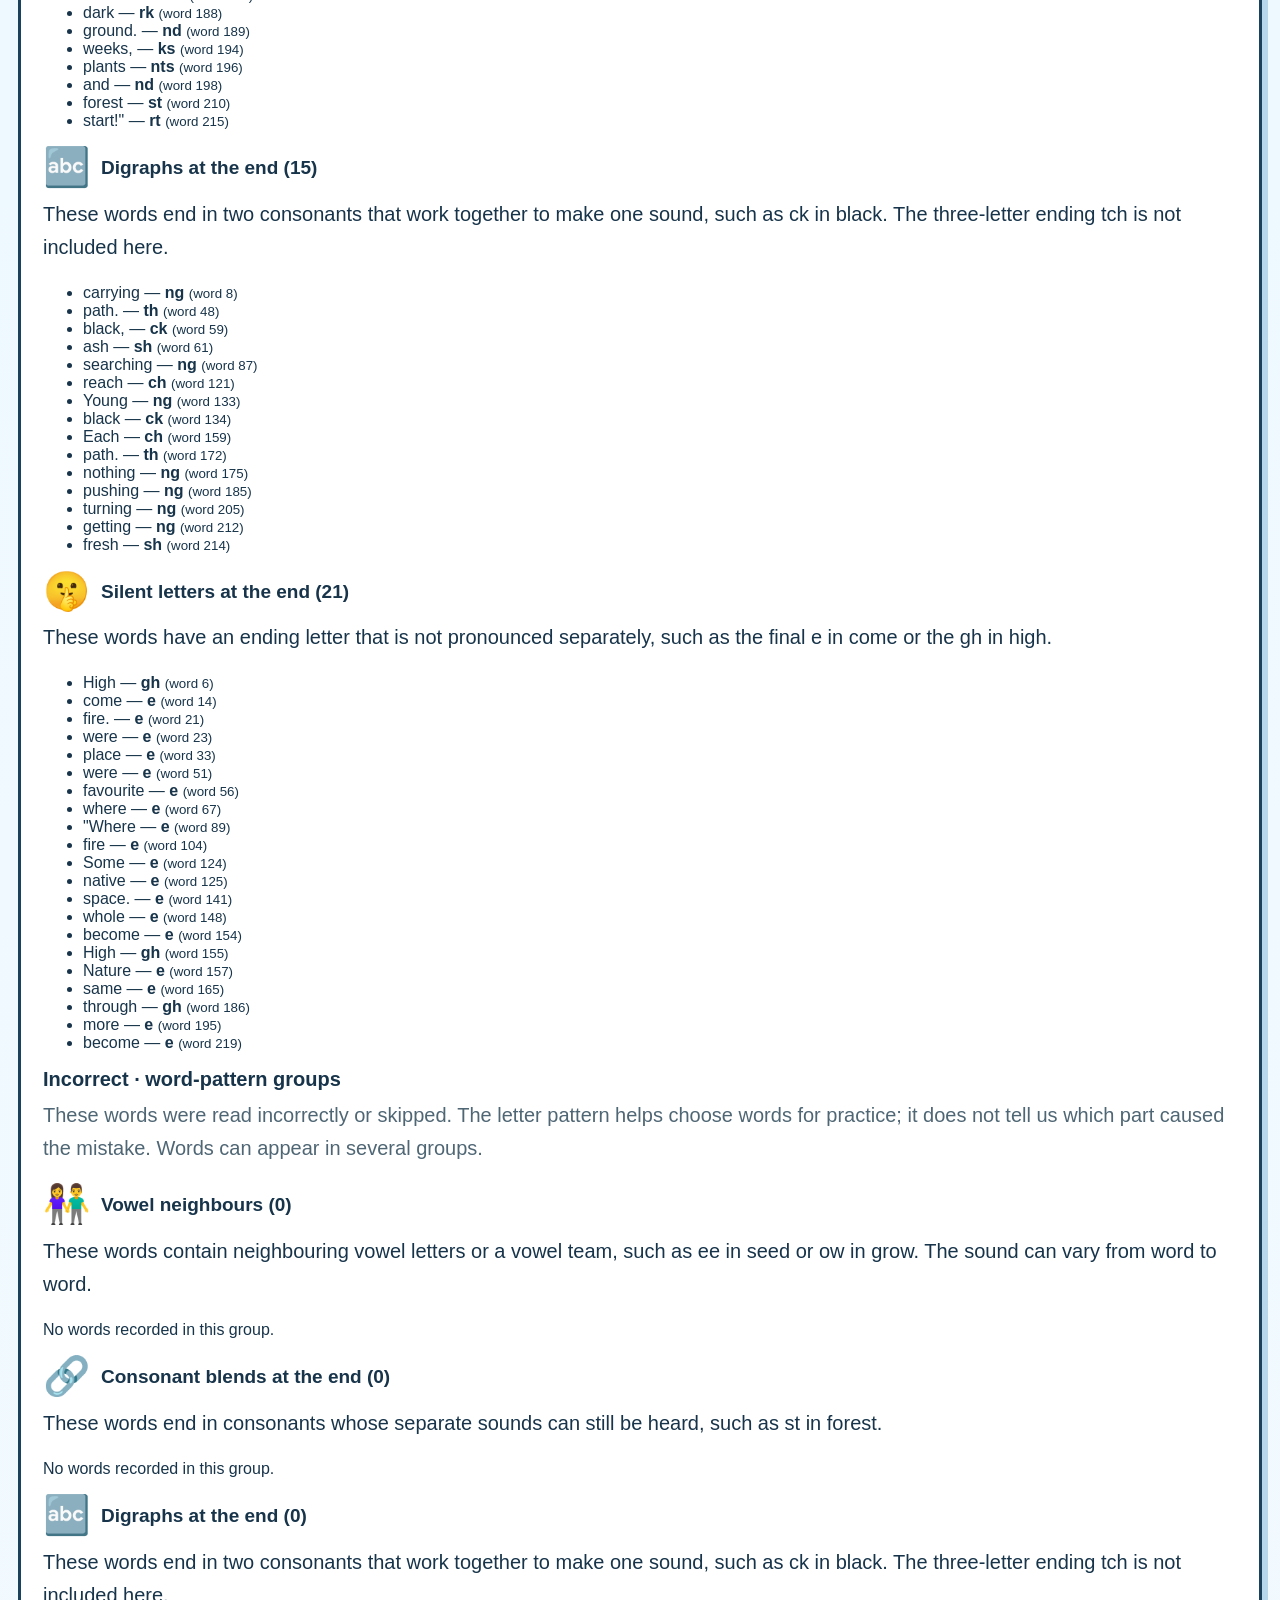
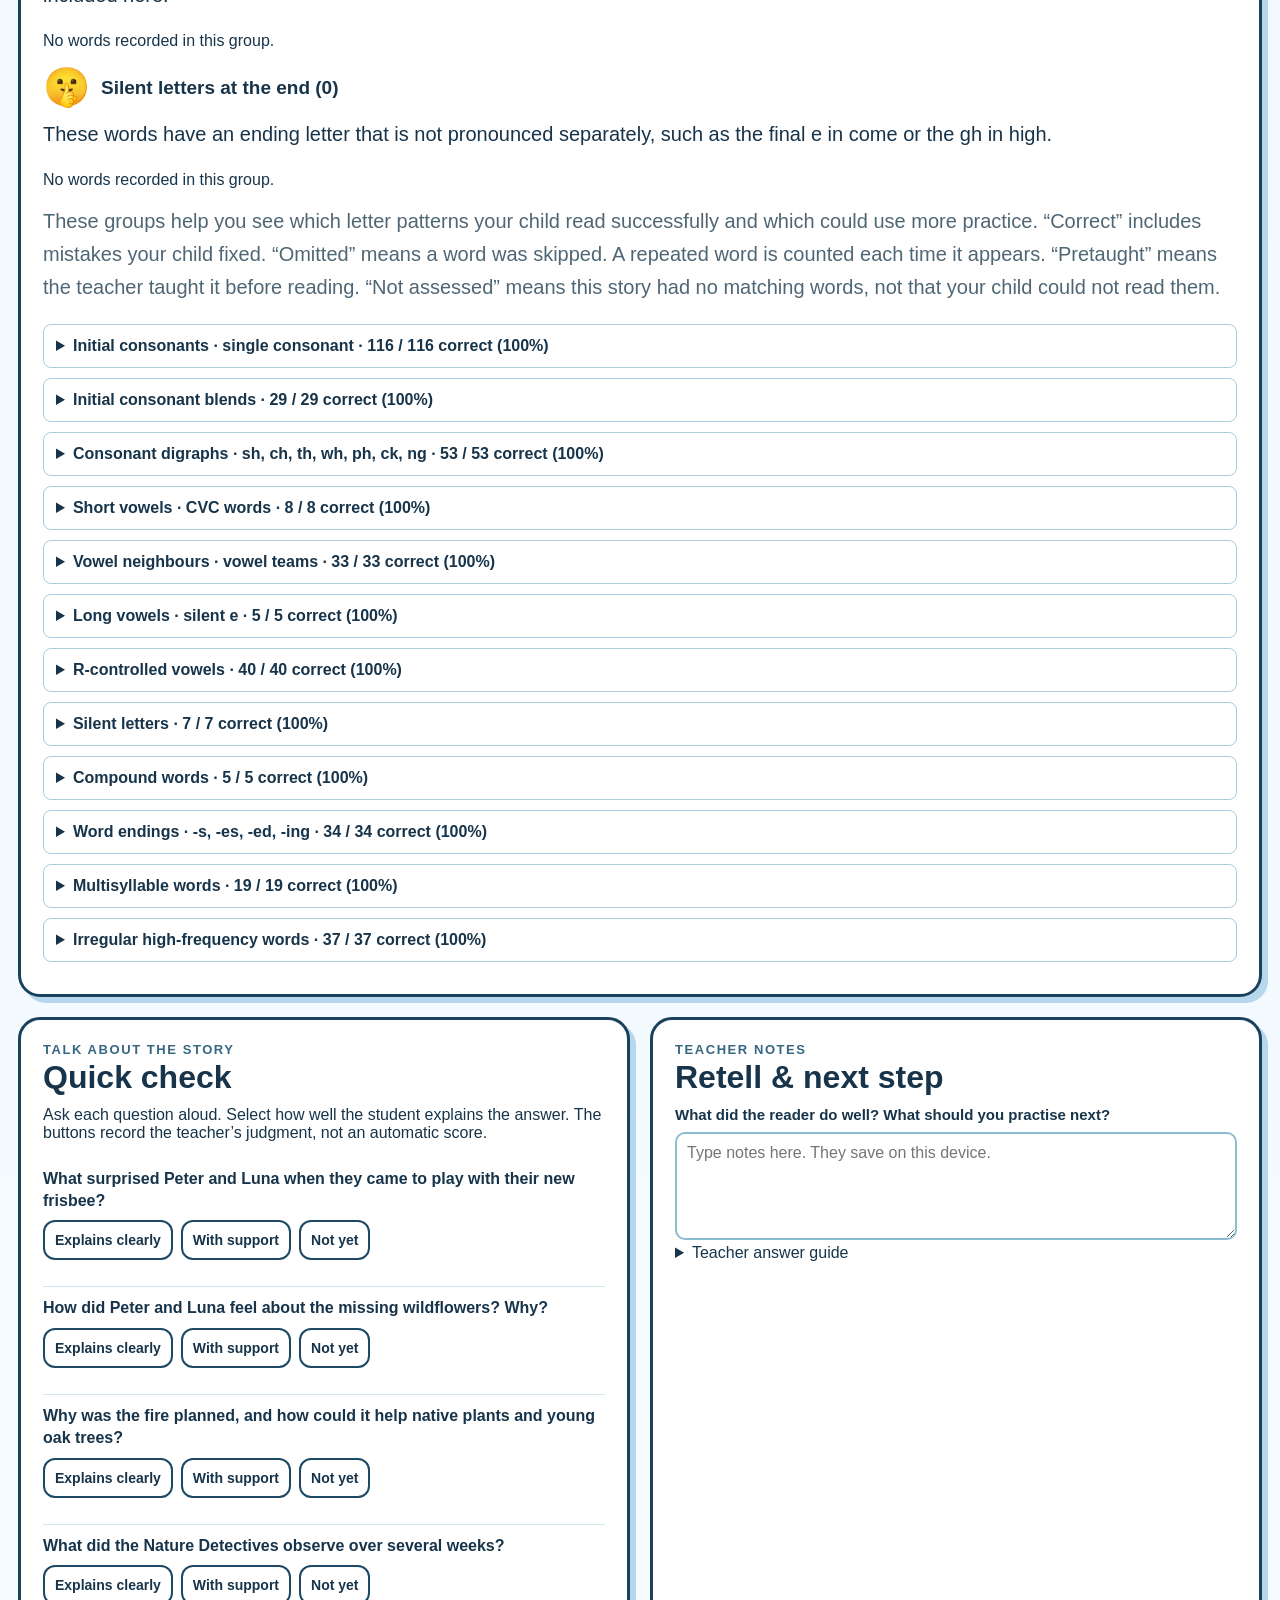
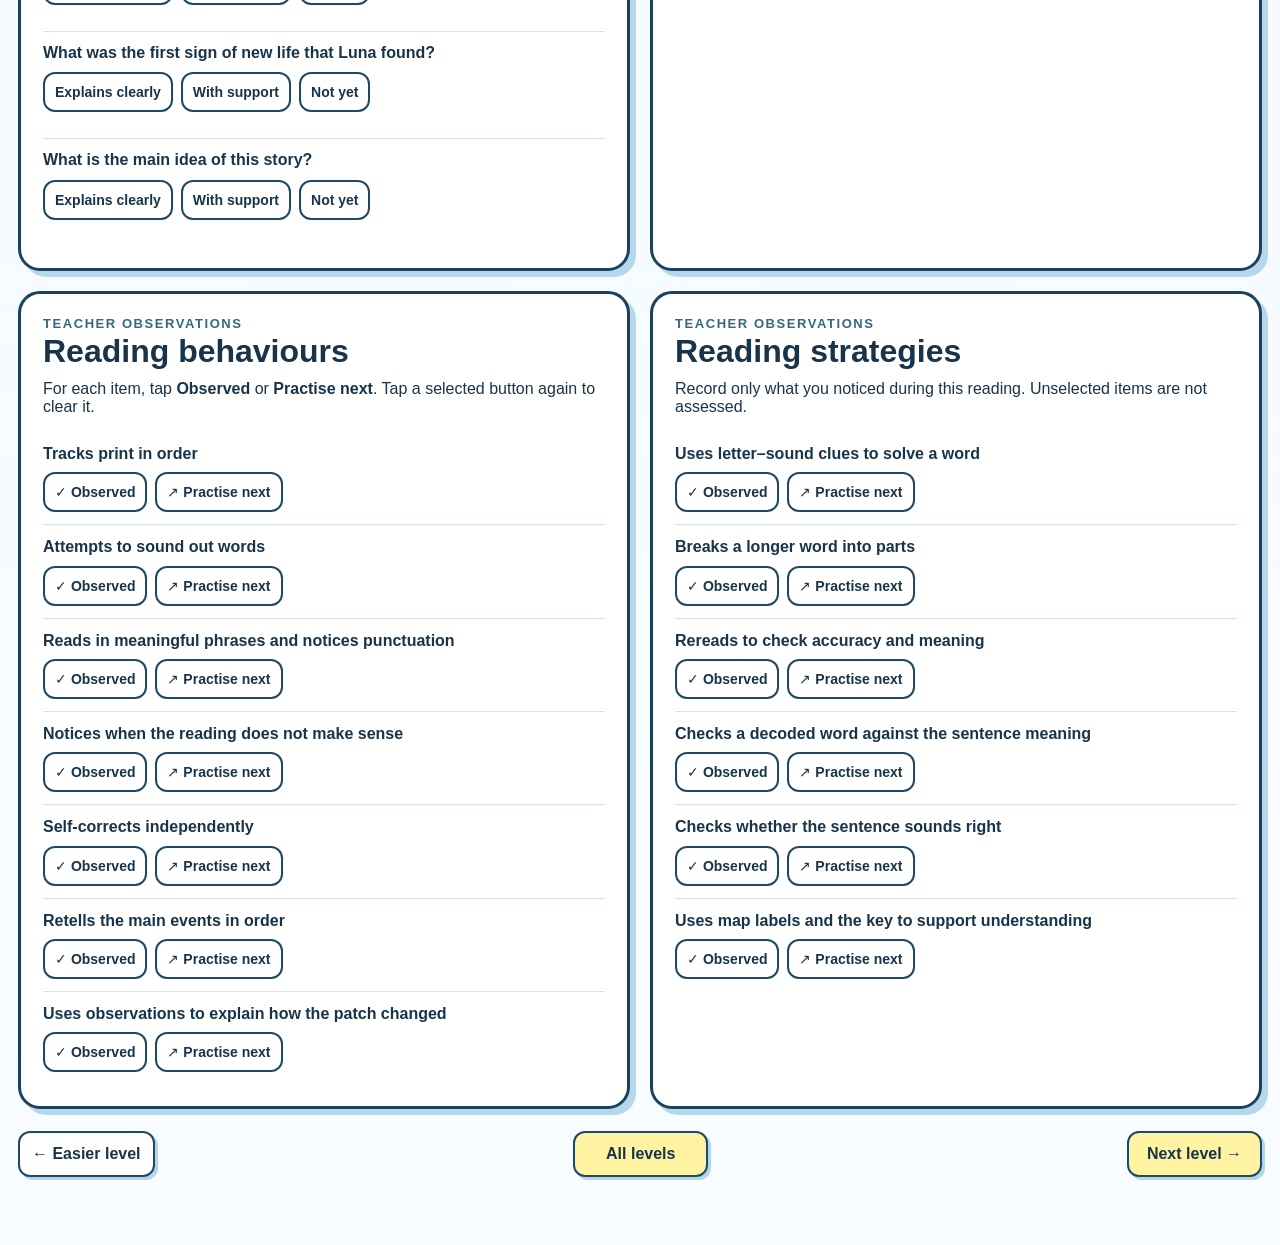
<file: Level2.html>
<!doctype html>
<html lang="en">
<head>
  <meta charset="utf-8"><meta name="viewport" content="width=device-width, initial-scale=1">
  <meta name="theme-color" content="#dceffd">
  <title>RiverReader2 | The Mystery of the Black Forest · Excite</title>
  <link rel="stylesheet" href="styles.css?v=pretaught-dotted-2">
</head>
<body data-page="reader" data-level="2">
  <main id="app" class="app-shell"></main>
  <script src="stories.js?v=levels-cvc-g5-1"></script><script src="assets/vendor/html2canvas.min.js"></script><script src="app.js?v=pretaught-dotted-2"></script>
</body>
</html>
</file>
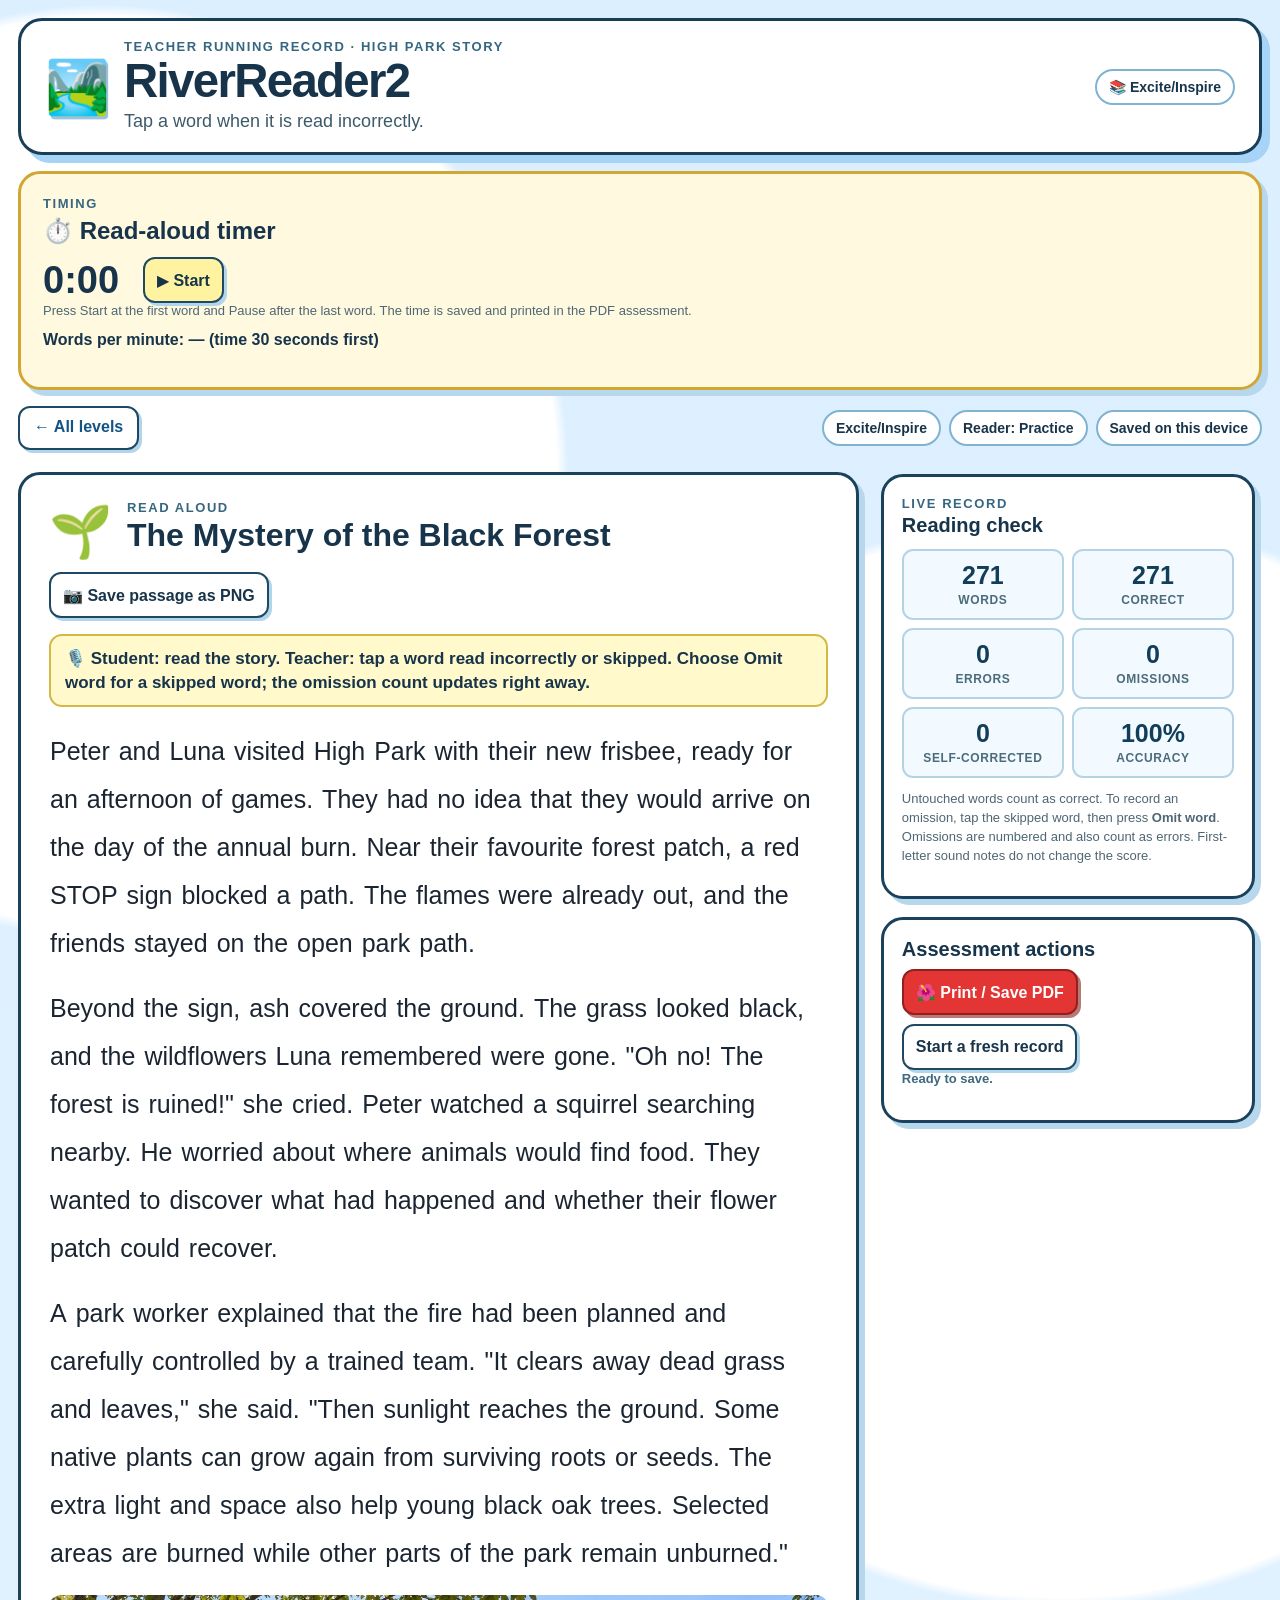
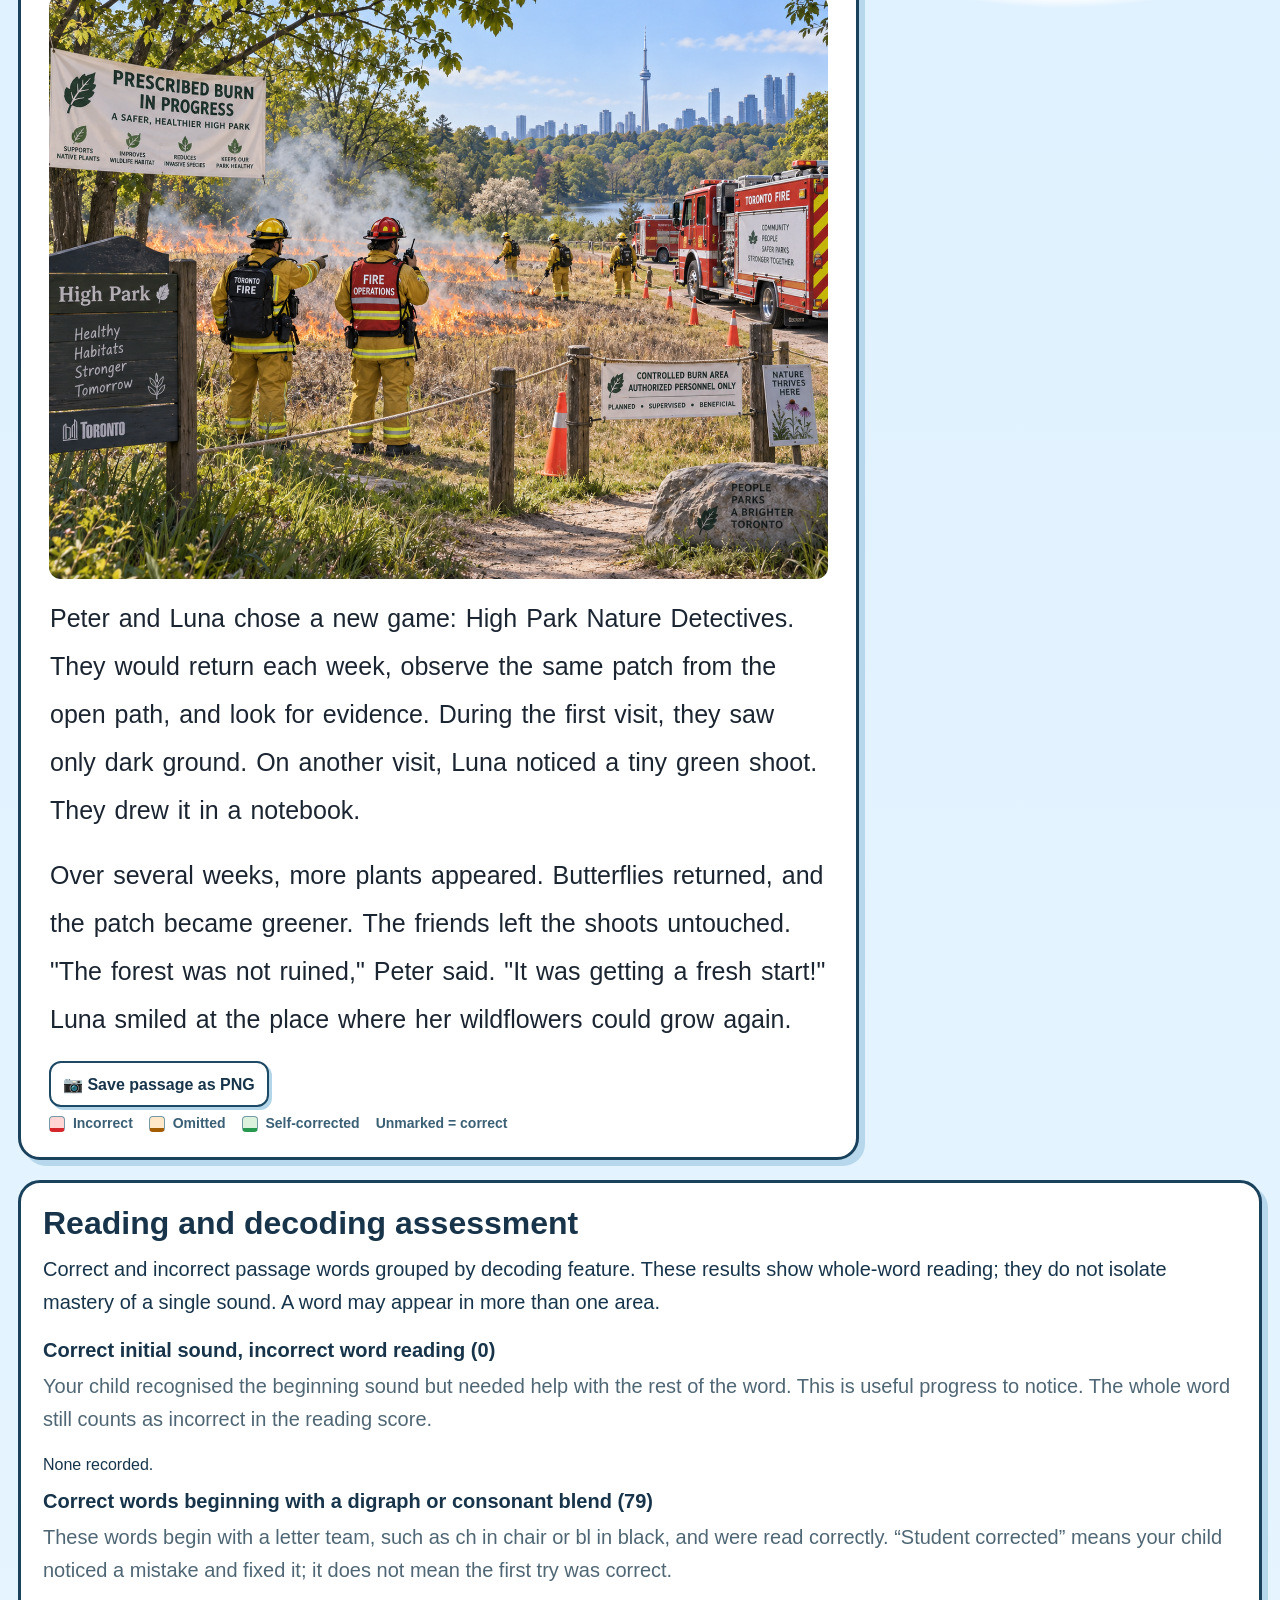
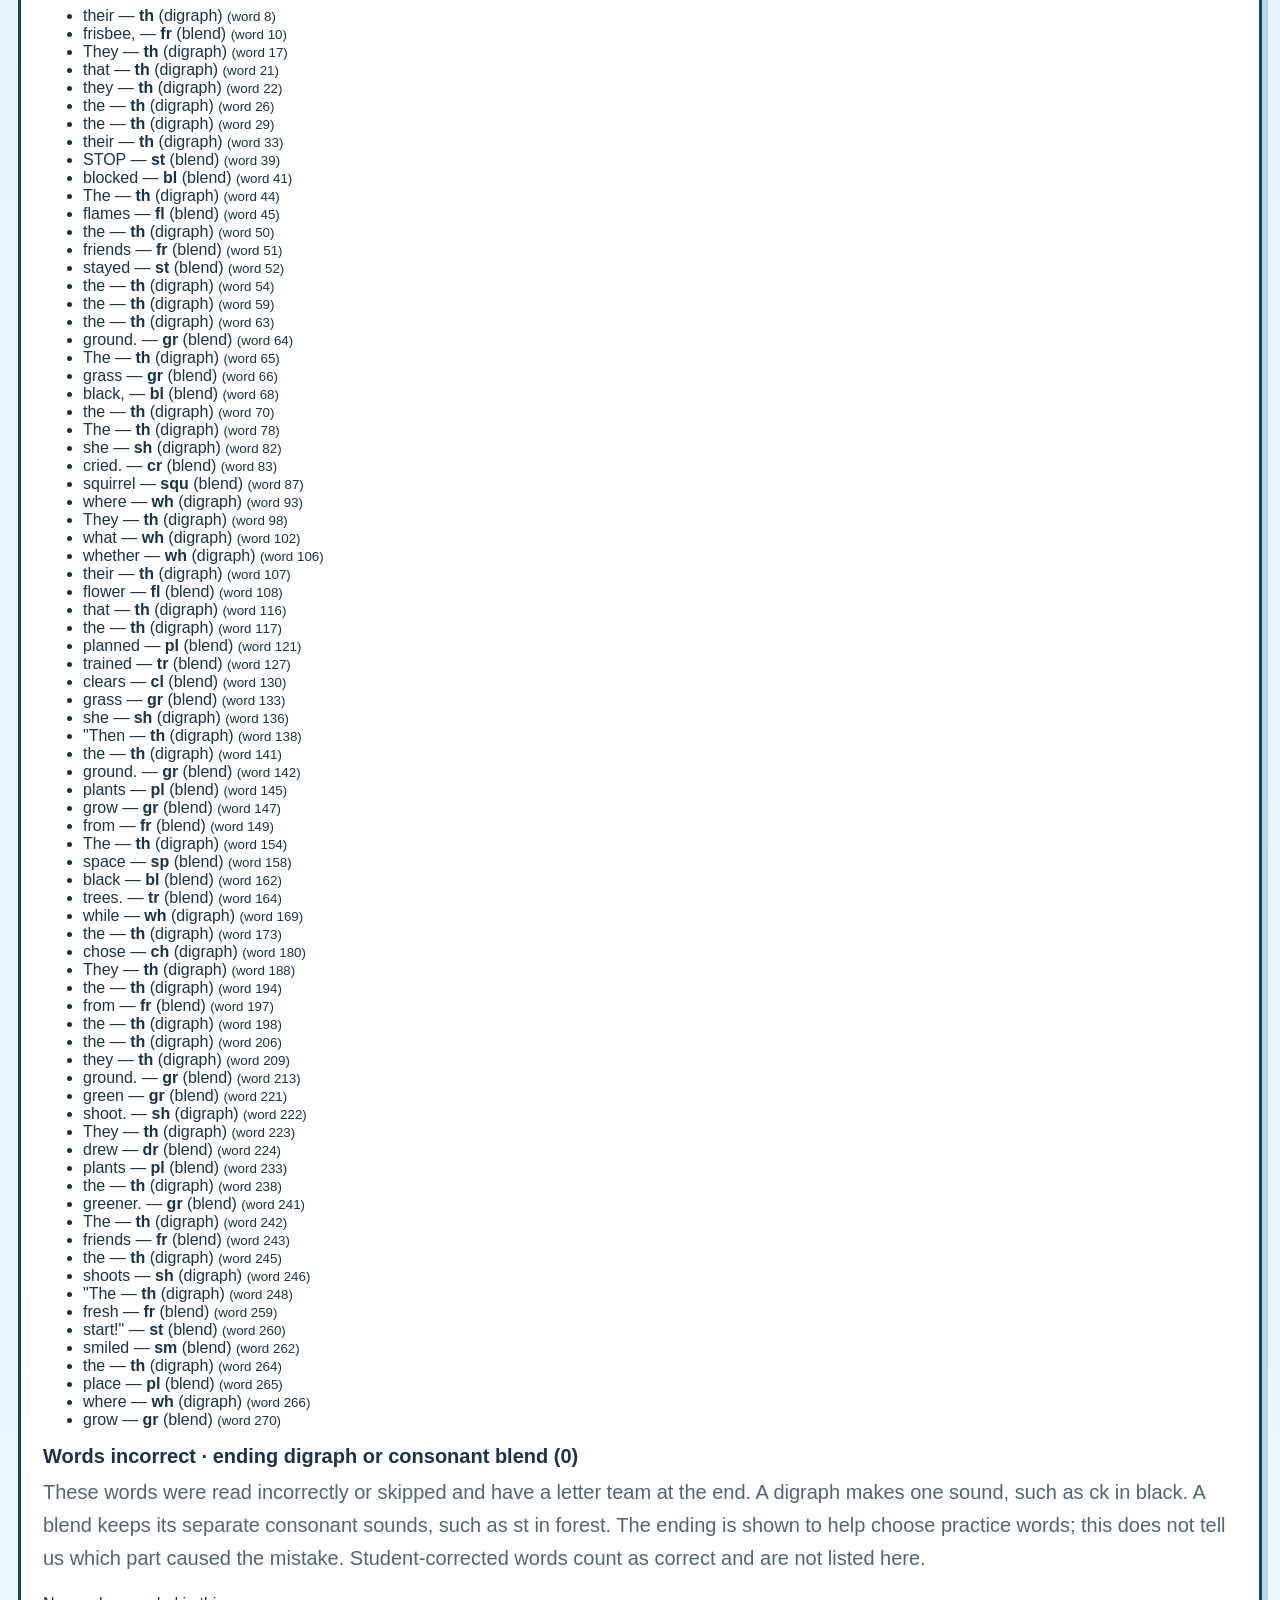
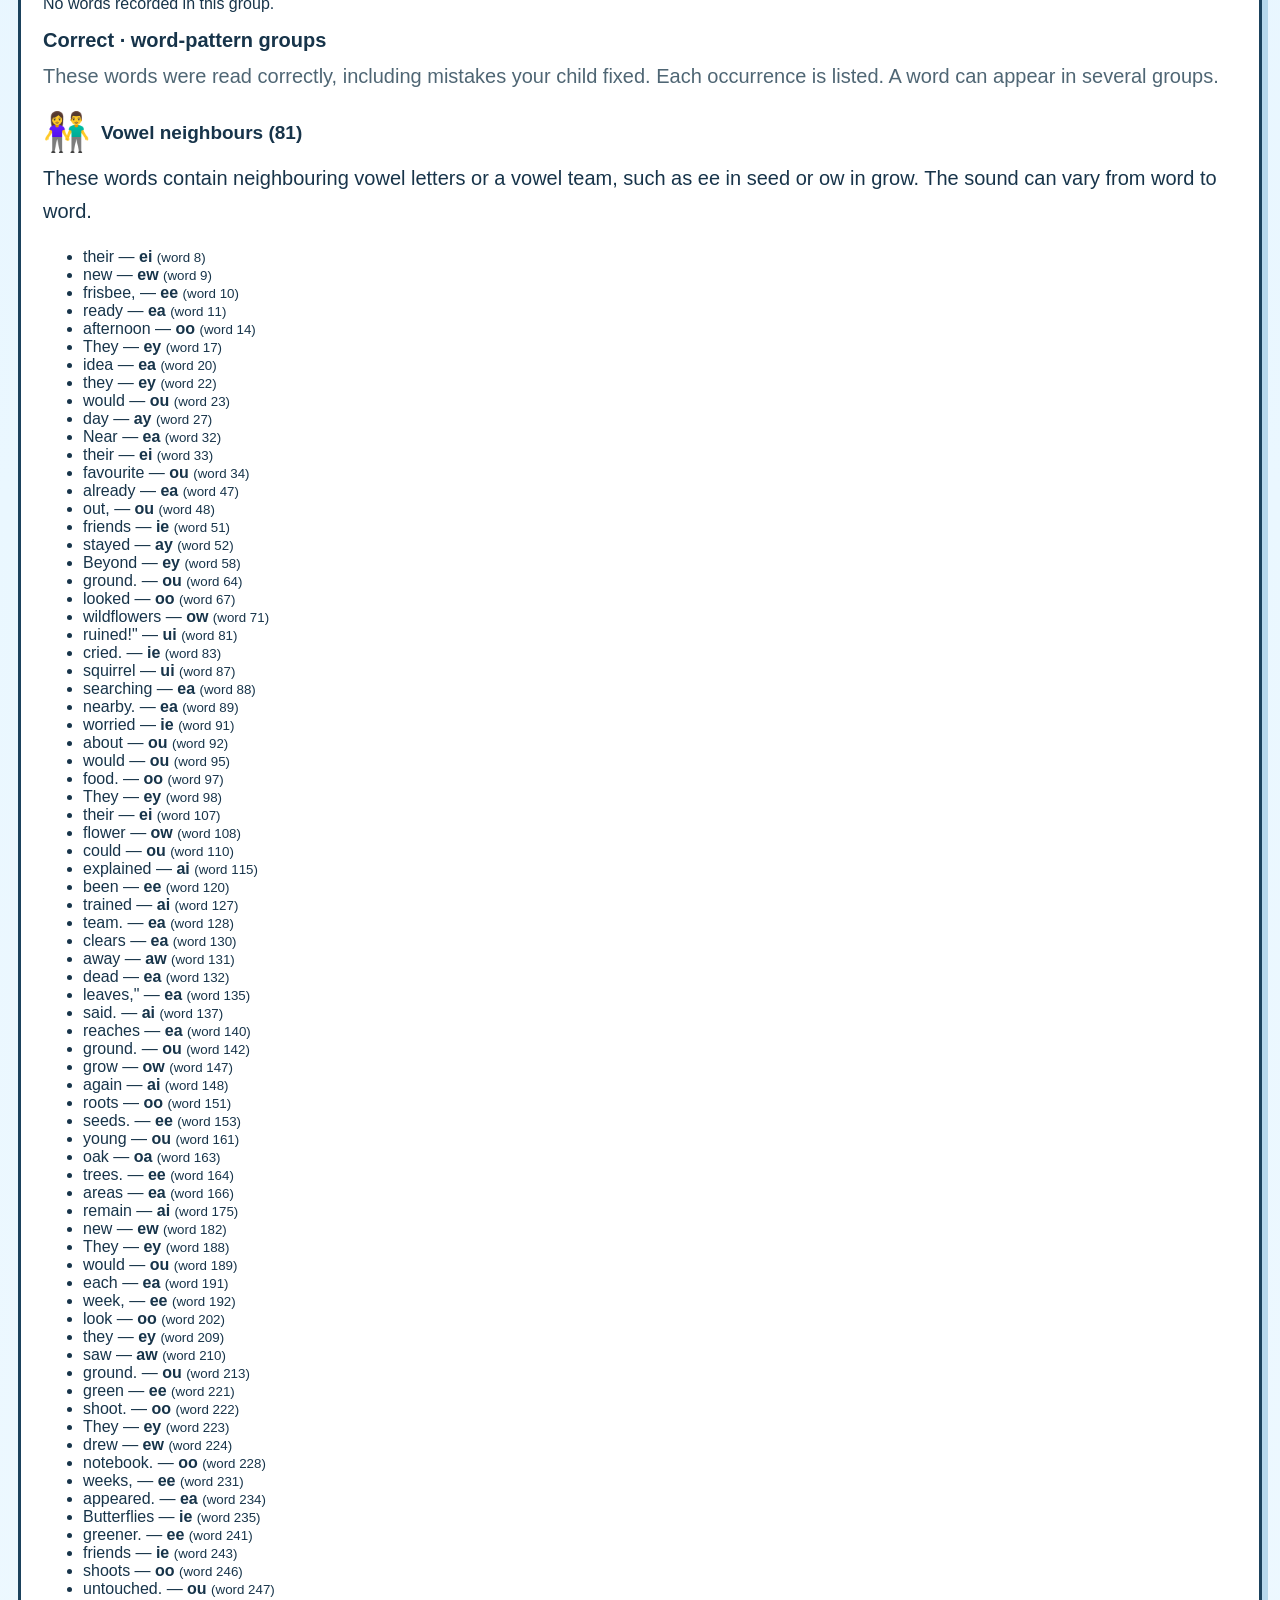
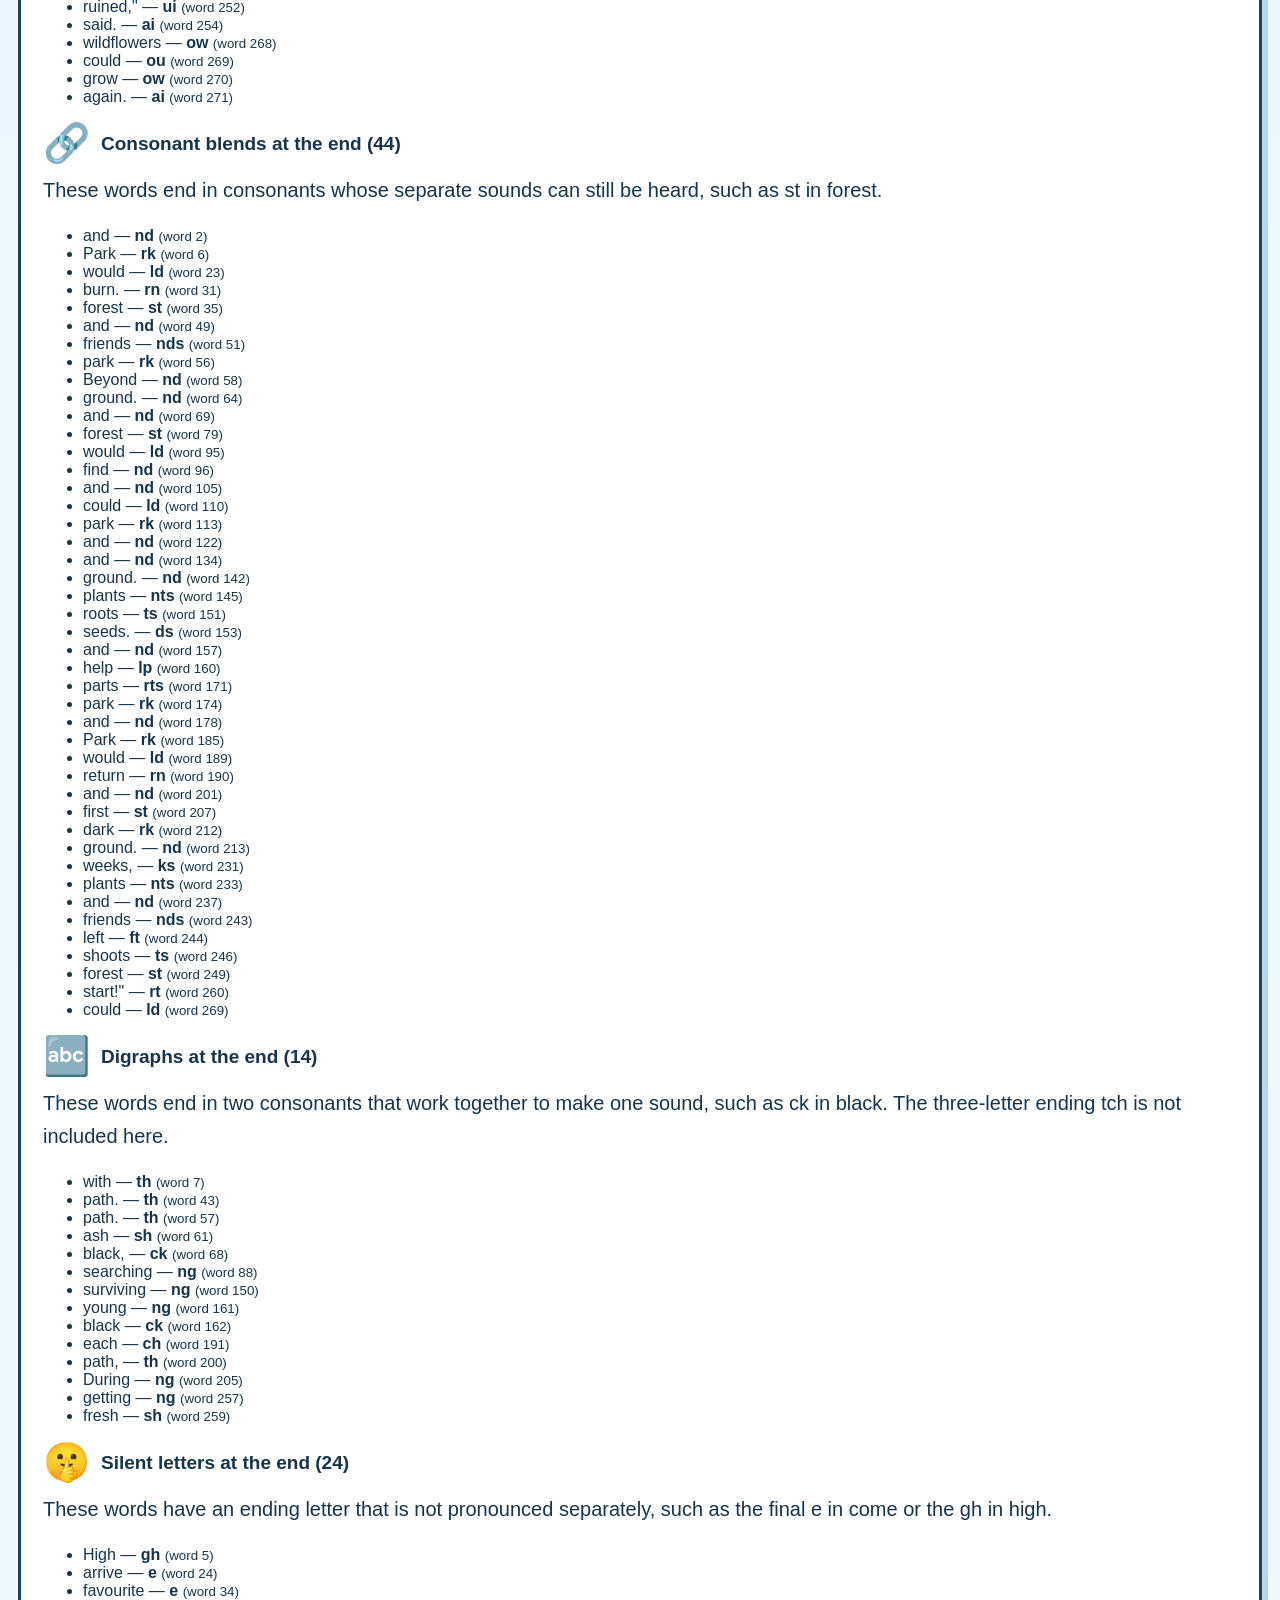
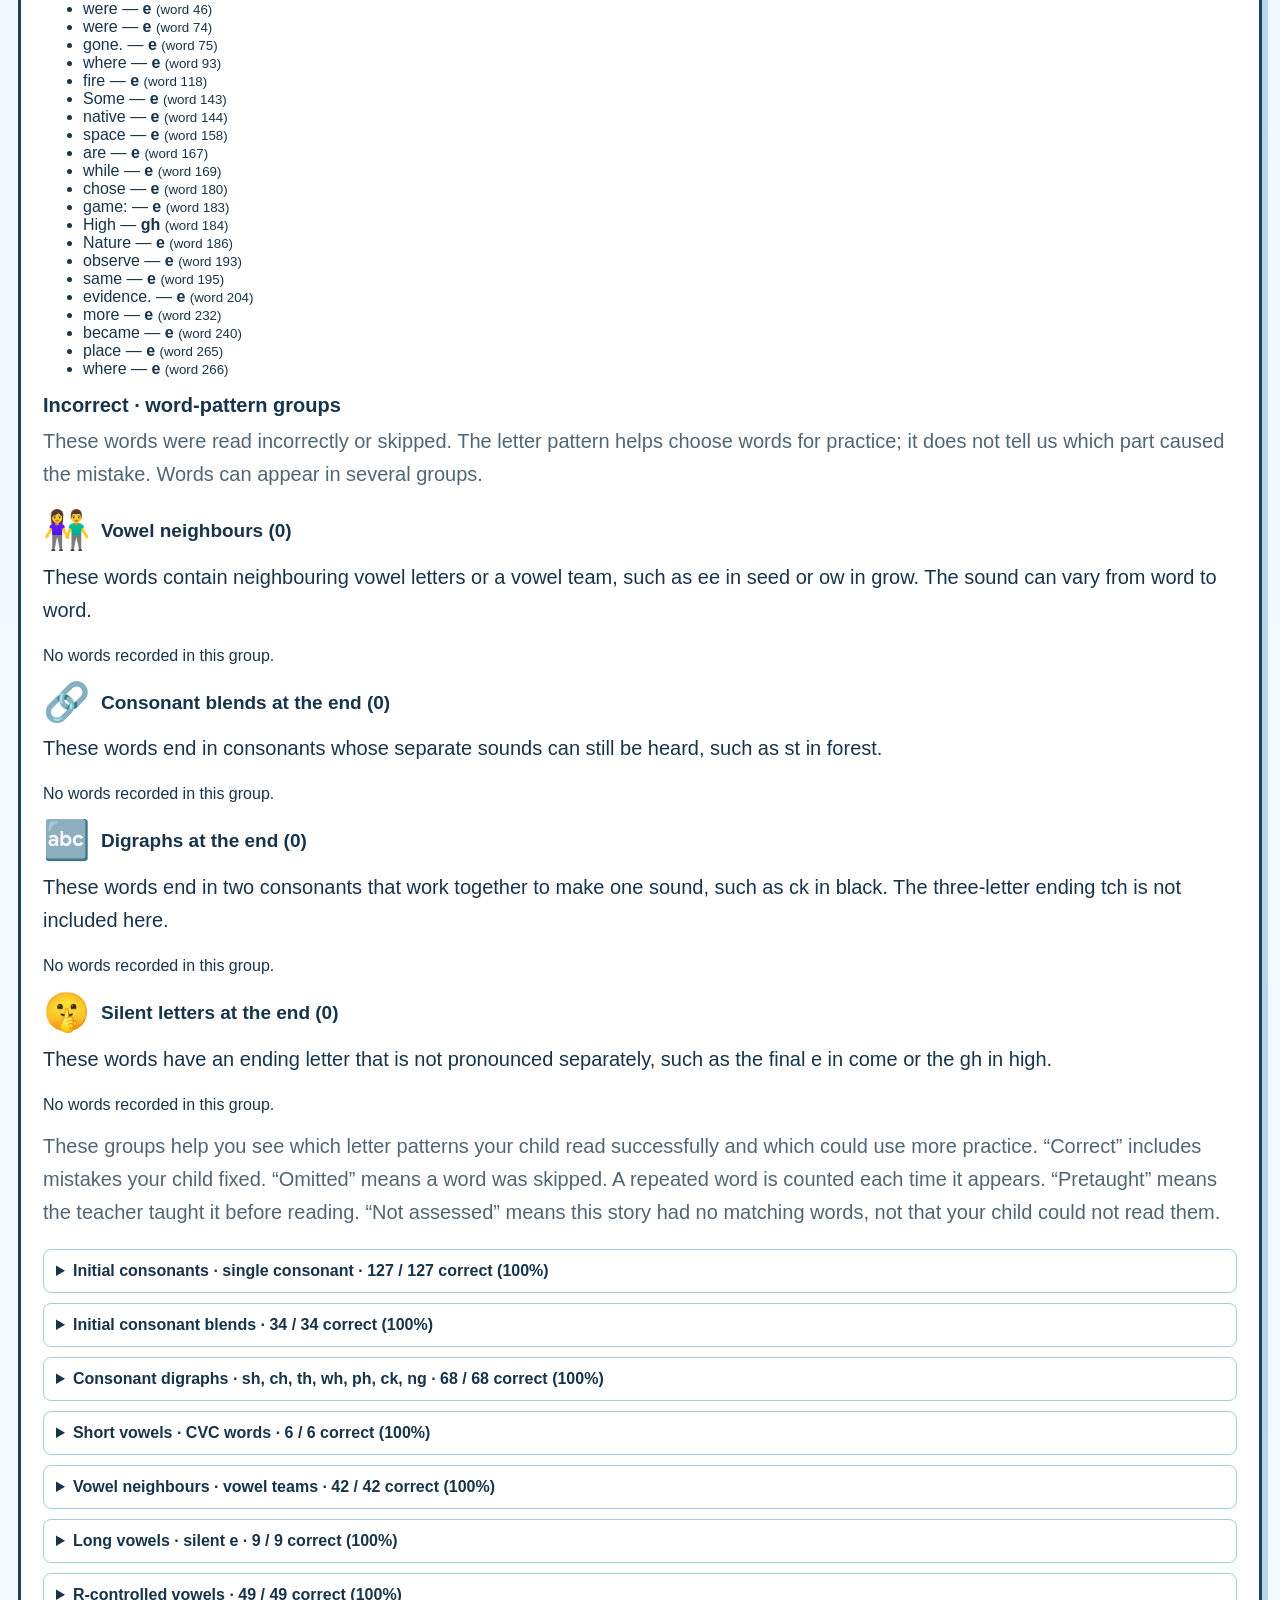
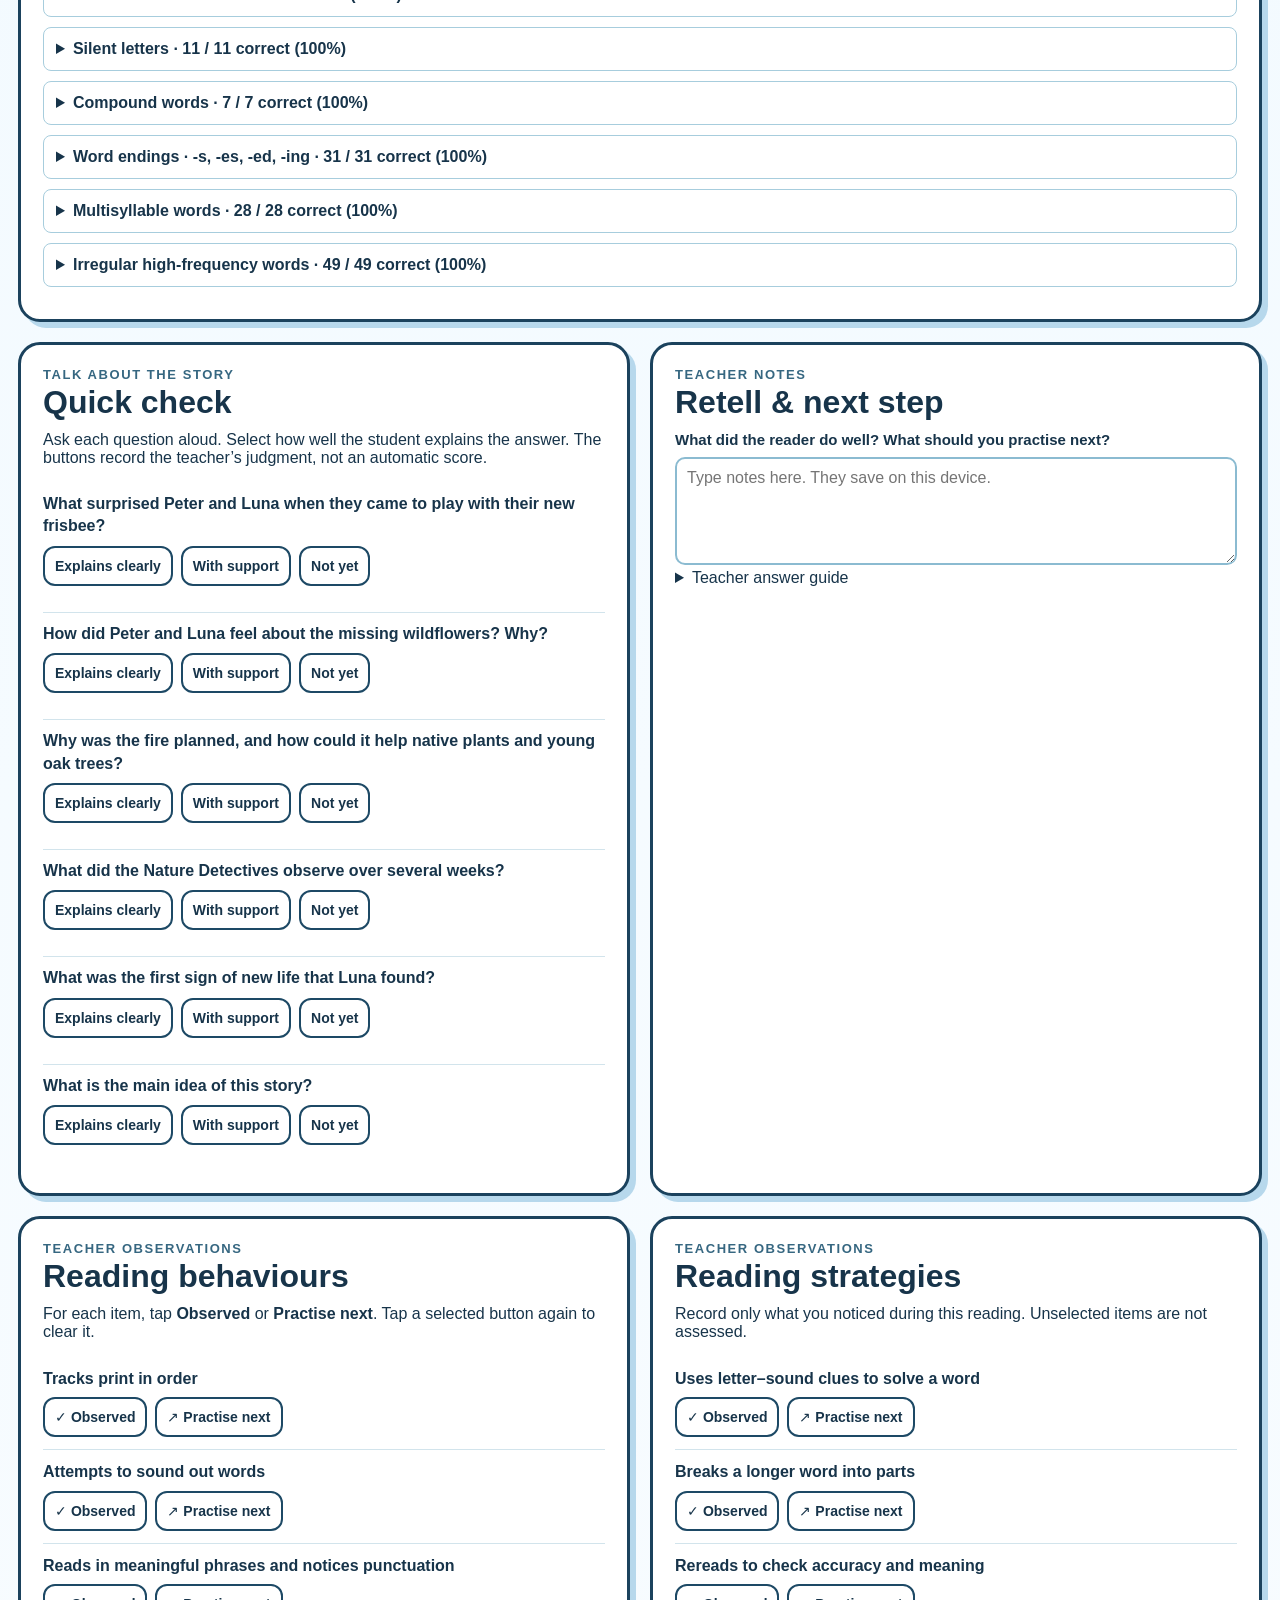
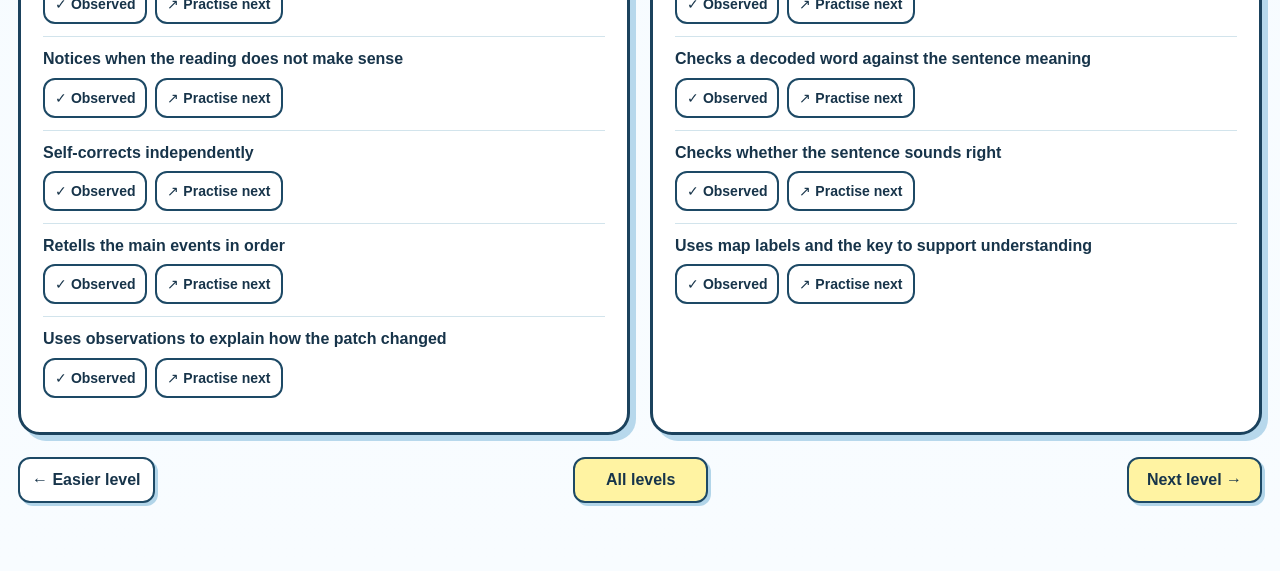
<file: Level3.html>
<!doctype html>
<html lang="en">
<head>
  <meta charset="utf-8"><meta name="viewport" content="width=device-width, initial-scale=1">
  <meta name="theme-color" content="#dceffd">
  <title>RiverReader2 | The Mystery of the Black Forest · Excite/Inspire</title>
  <link rel="stylesheet" href="styles.css?v=pretaught-dotted-2">
</head>
<body data-page="reader" data-level="3">
  <main id="app" class="app-shell"></main>
  <script src="stories.js?v=levels-cvc-g5-1"></script><script src="assets/vendor/html2canvas.min.js"></script><script src="app.js?v=pretaught-dotted-2"></script>
</body>
</html>
</file>
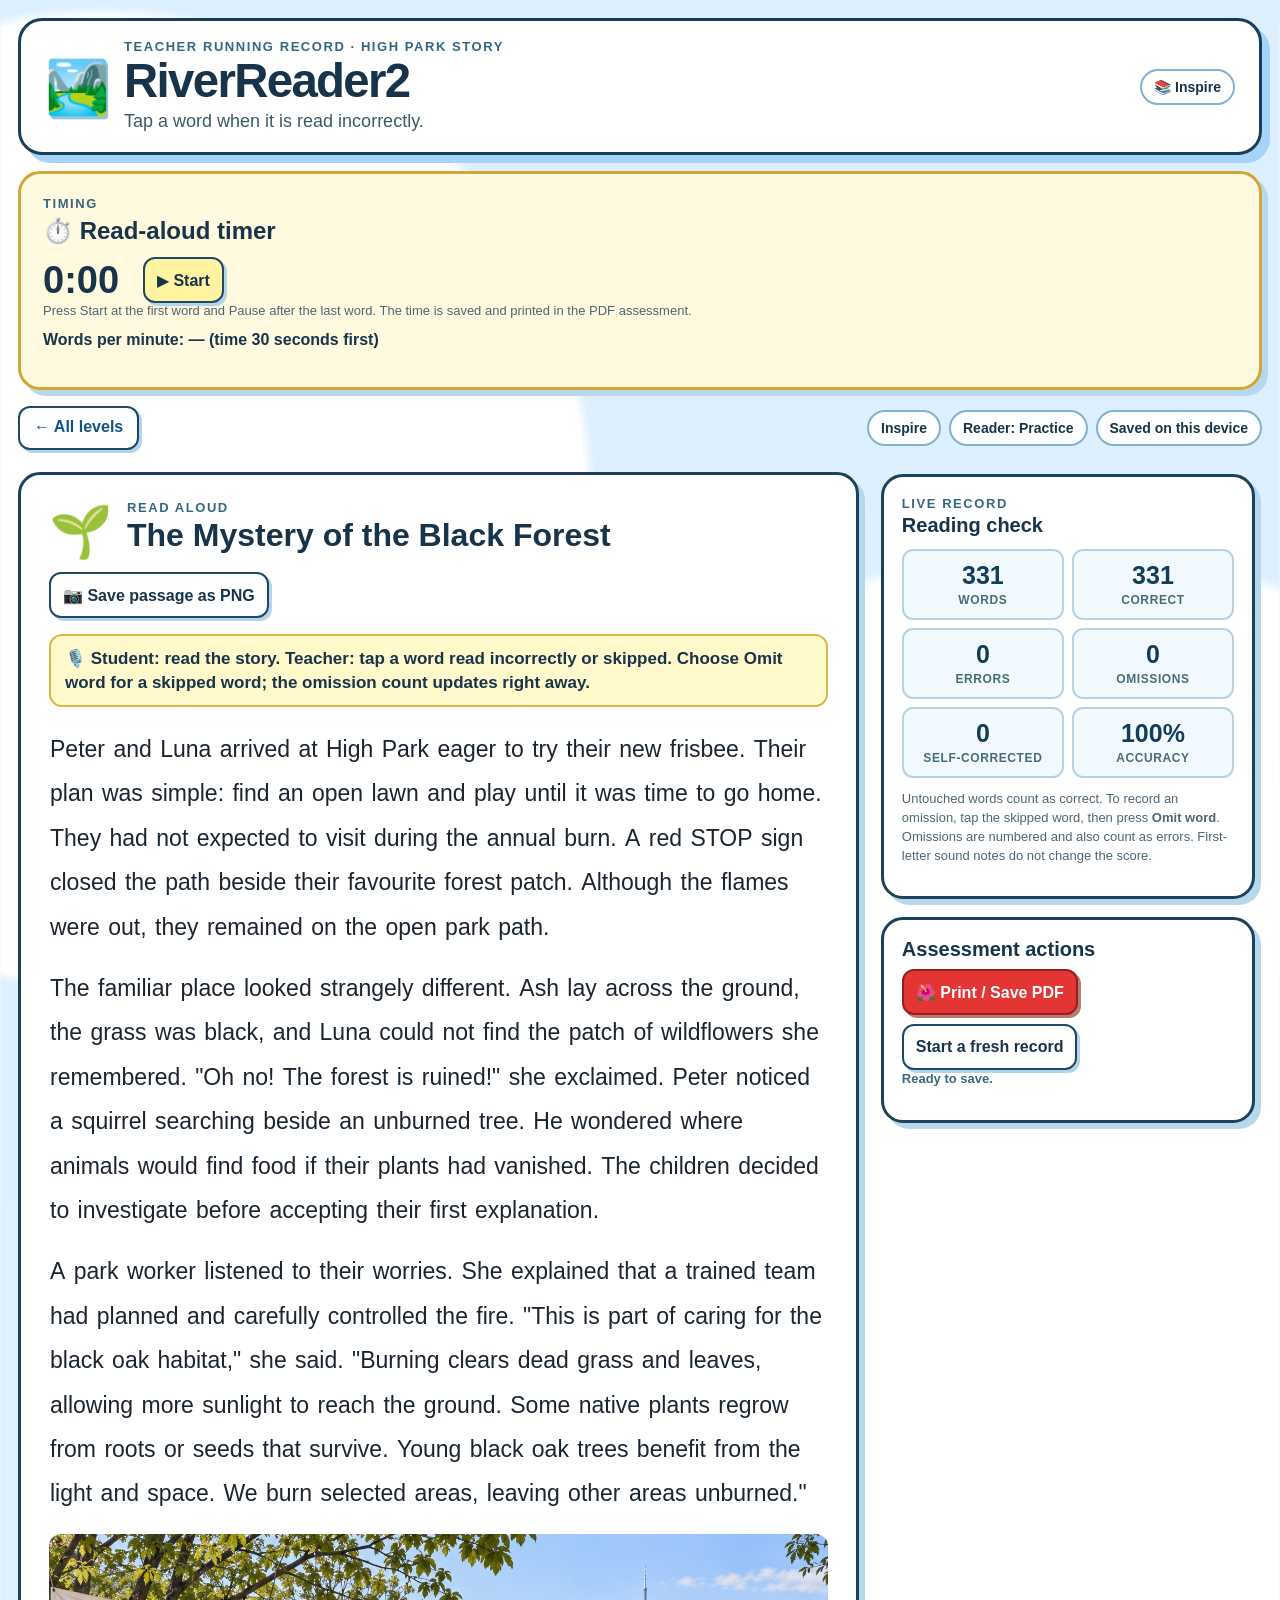
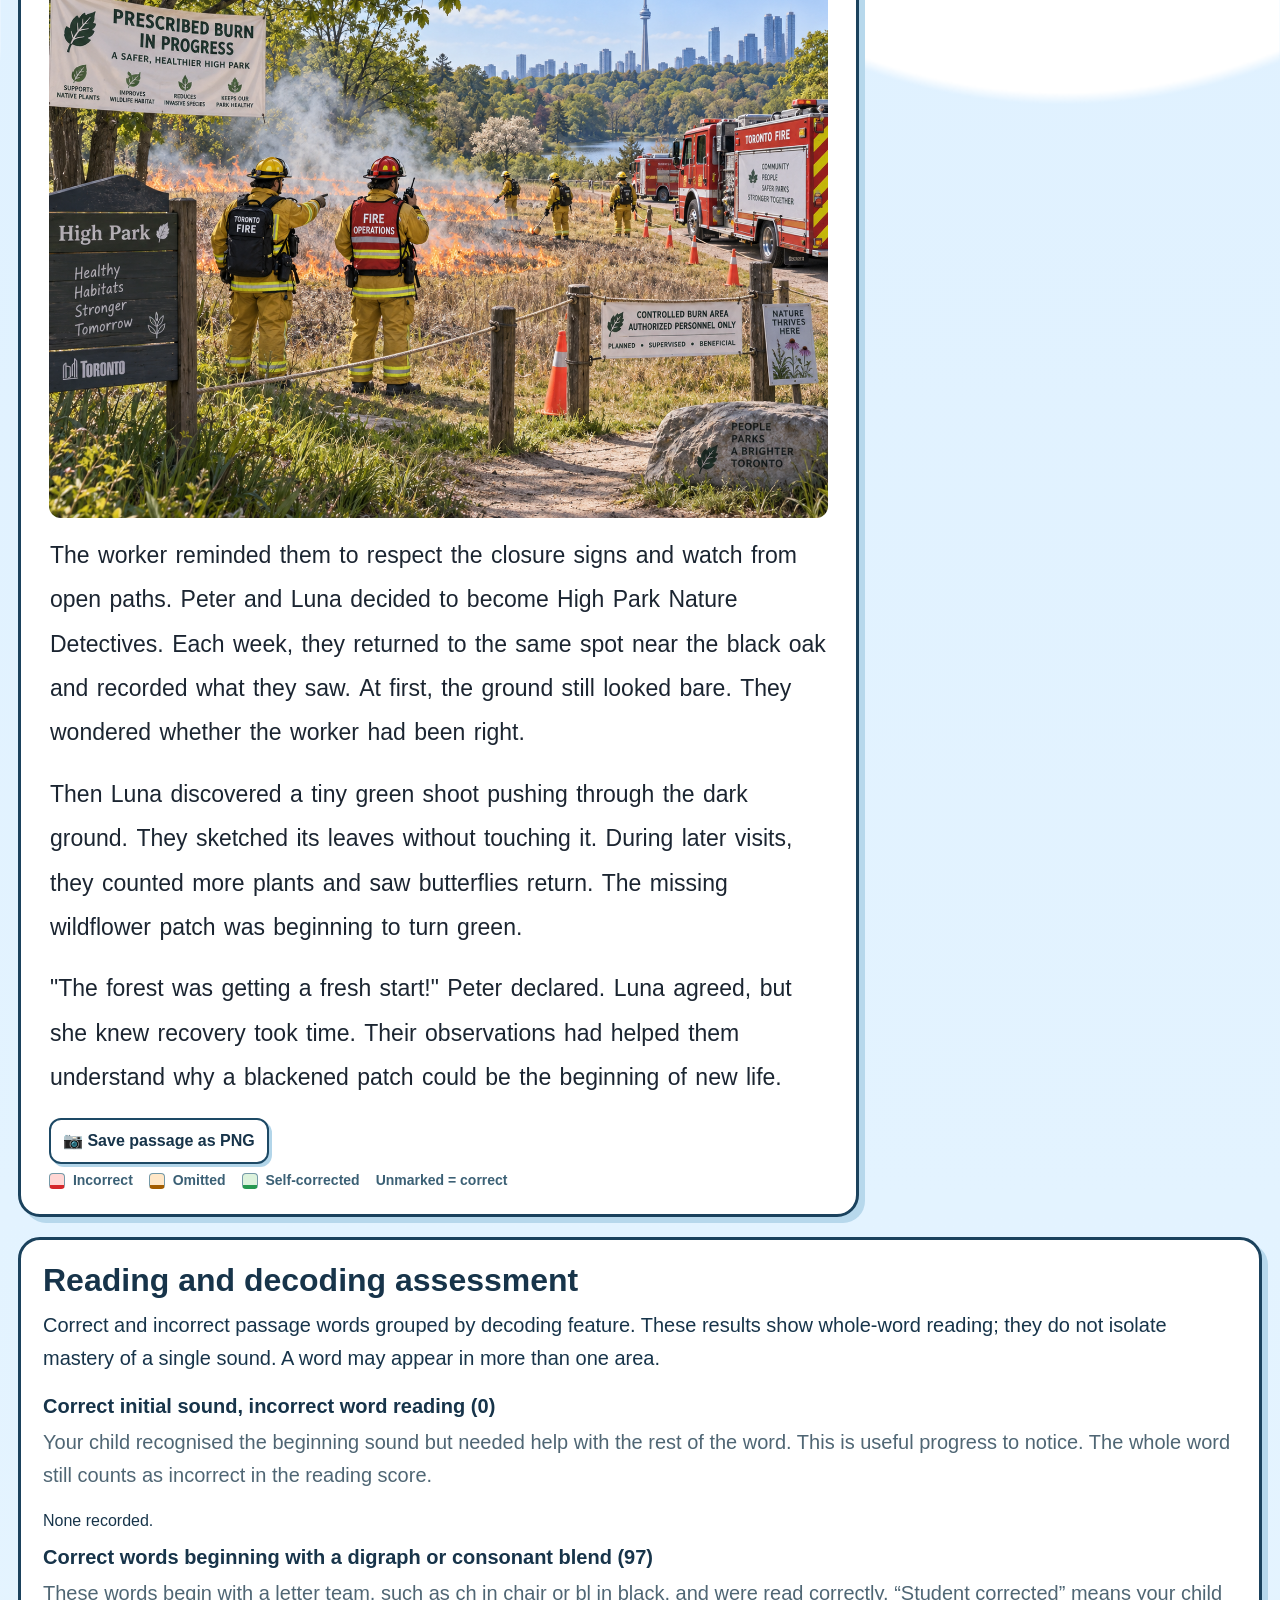
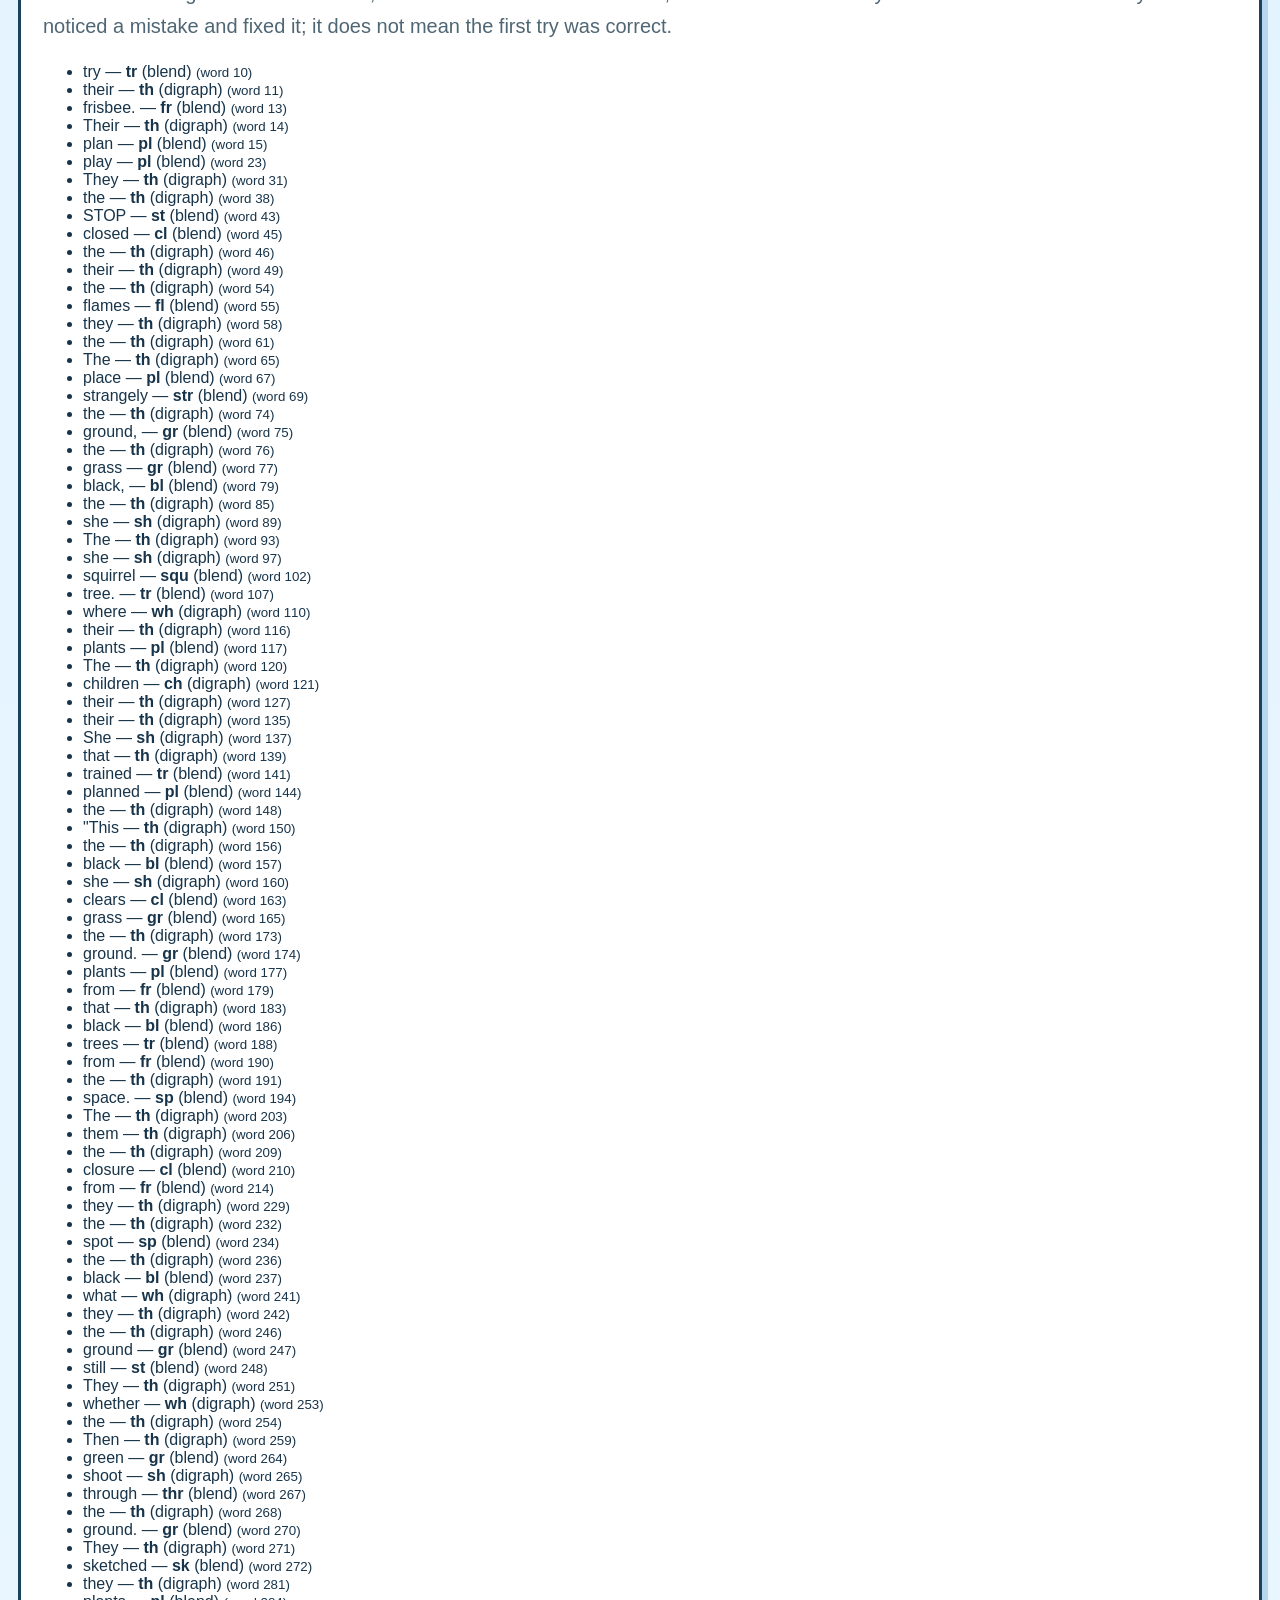
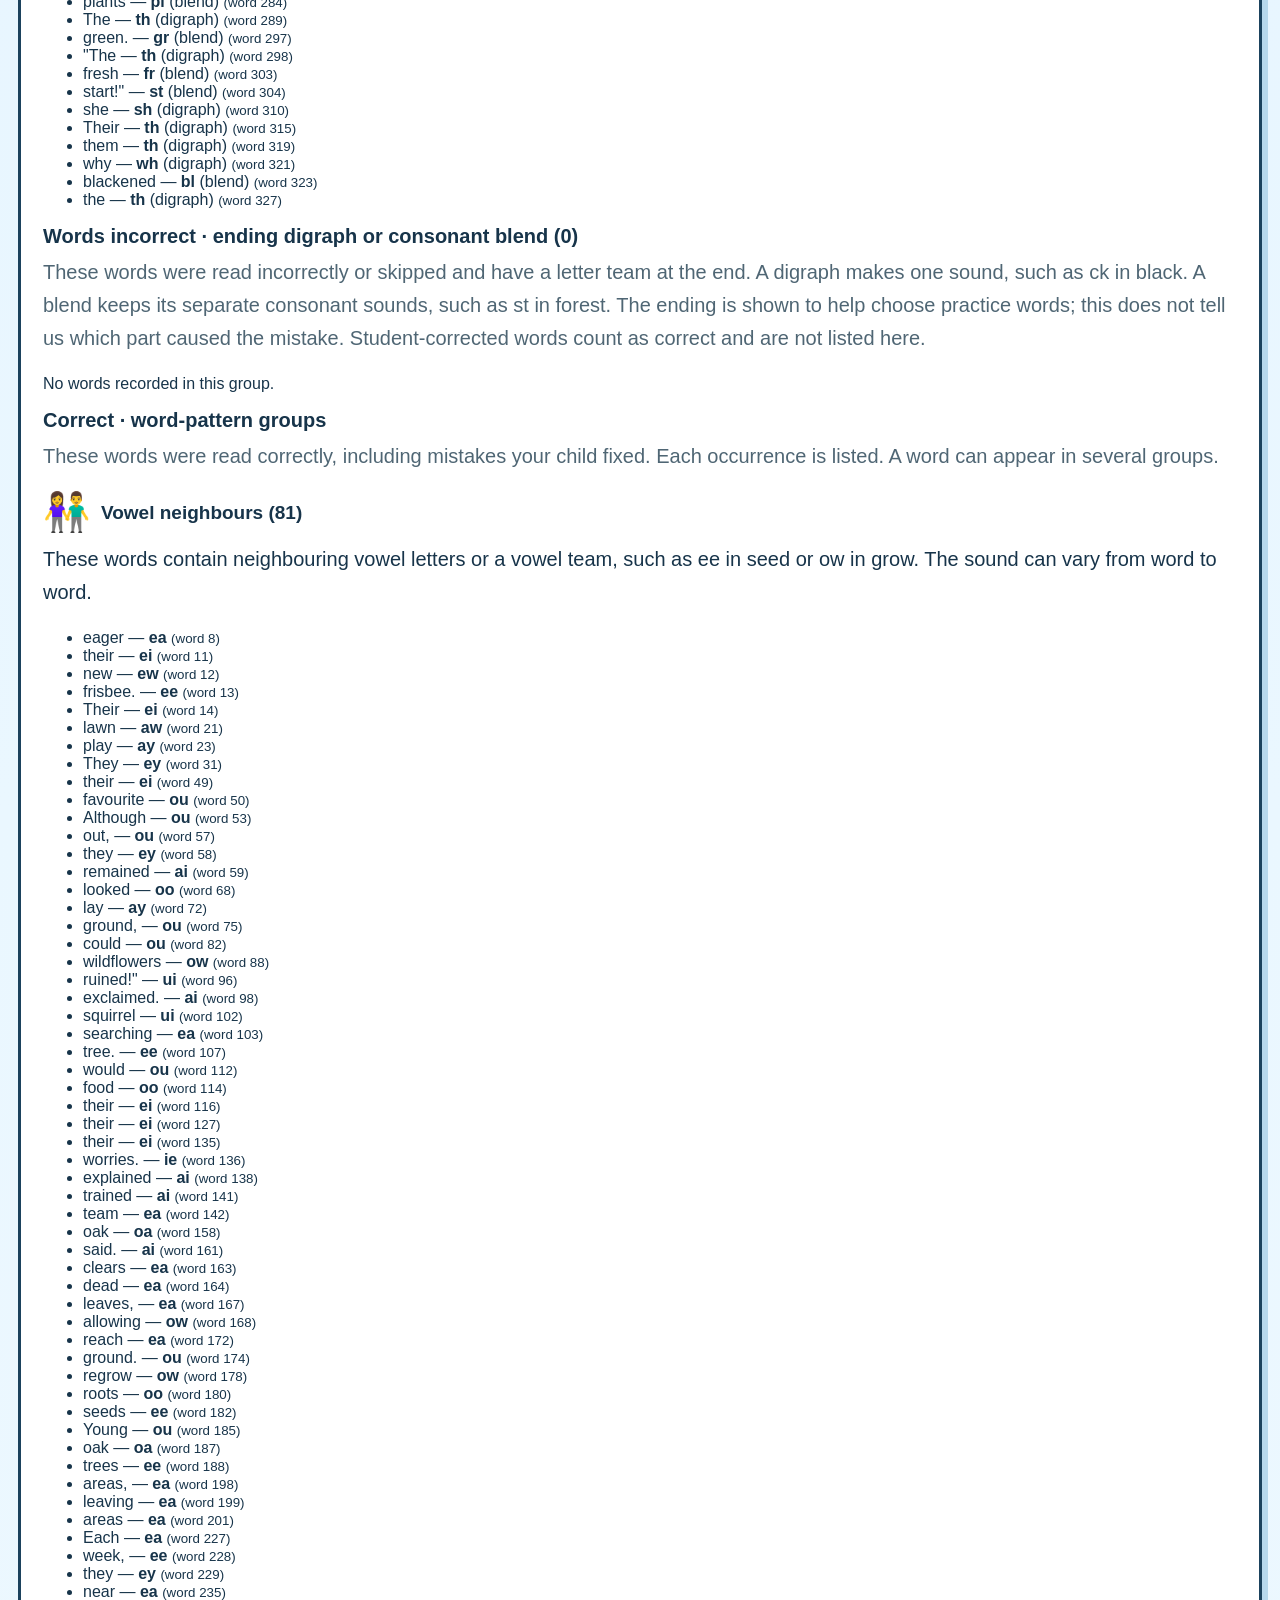
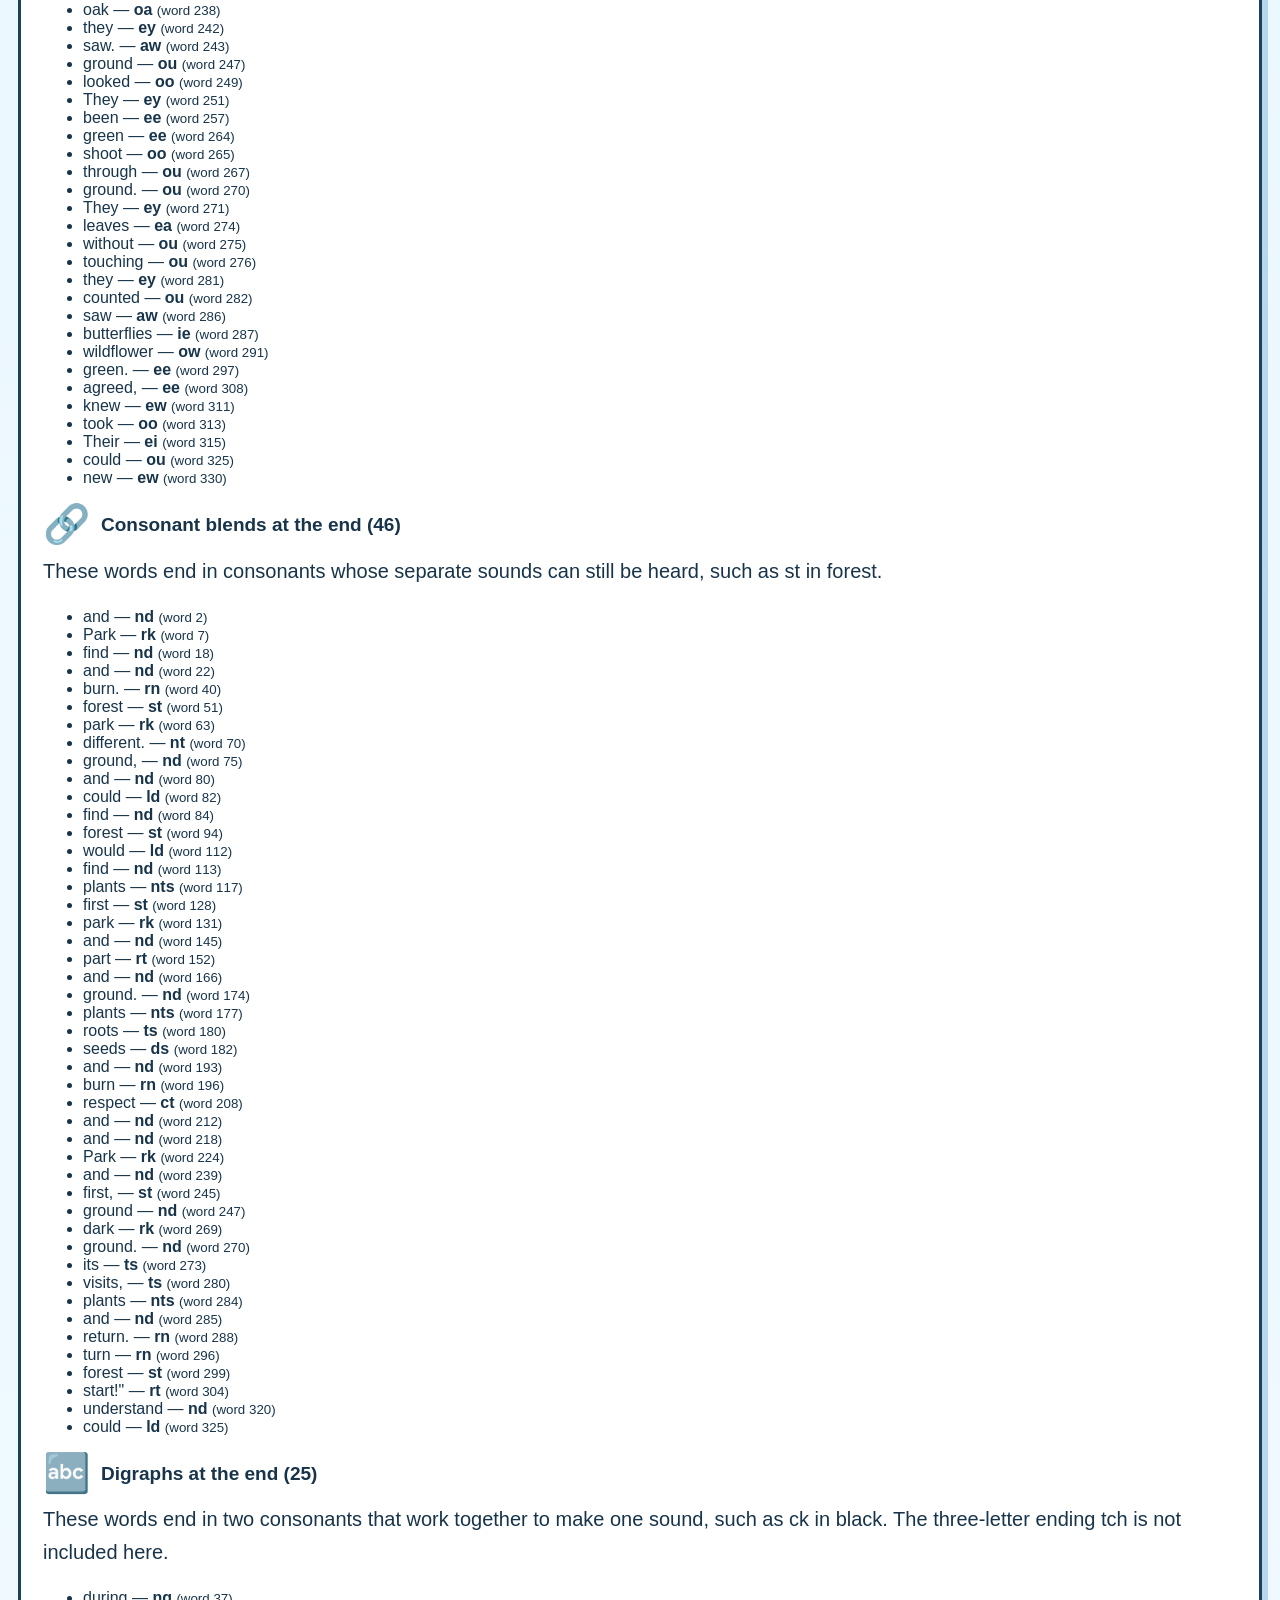
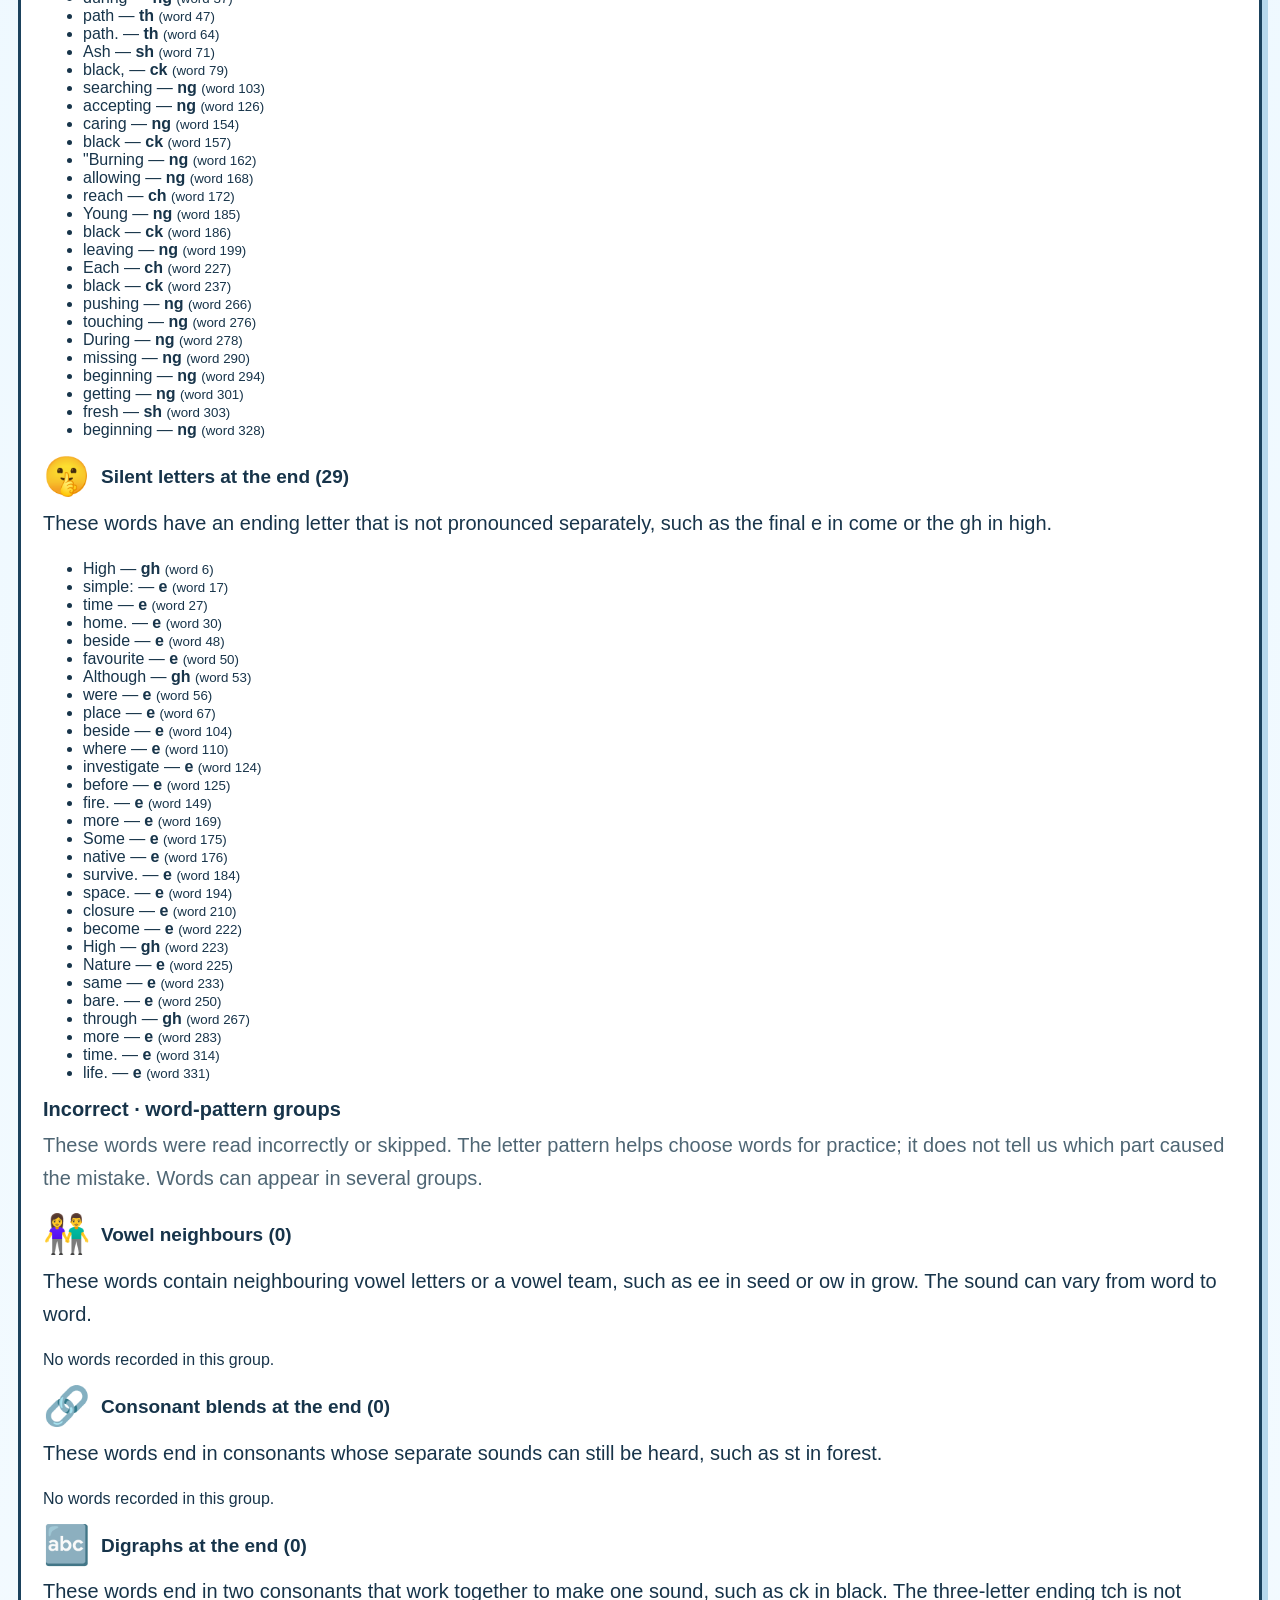
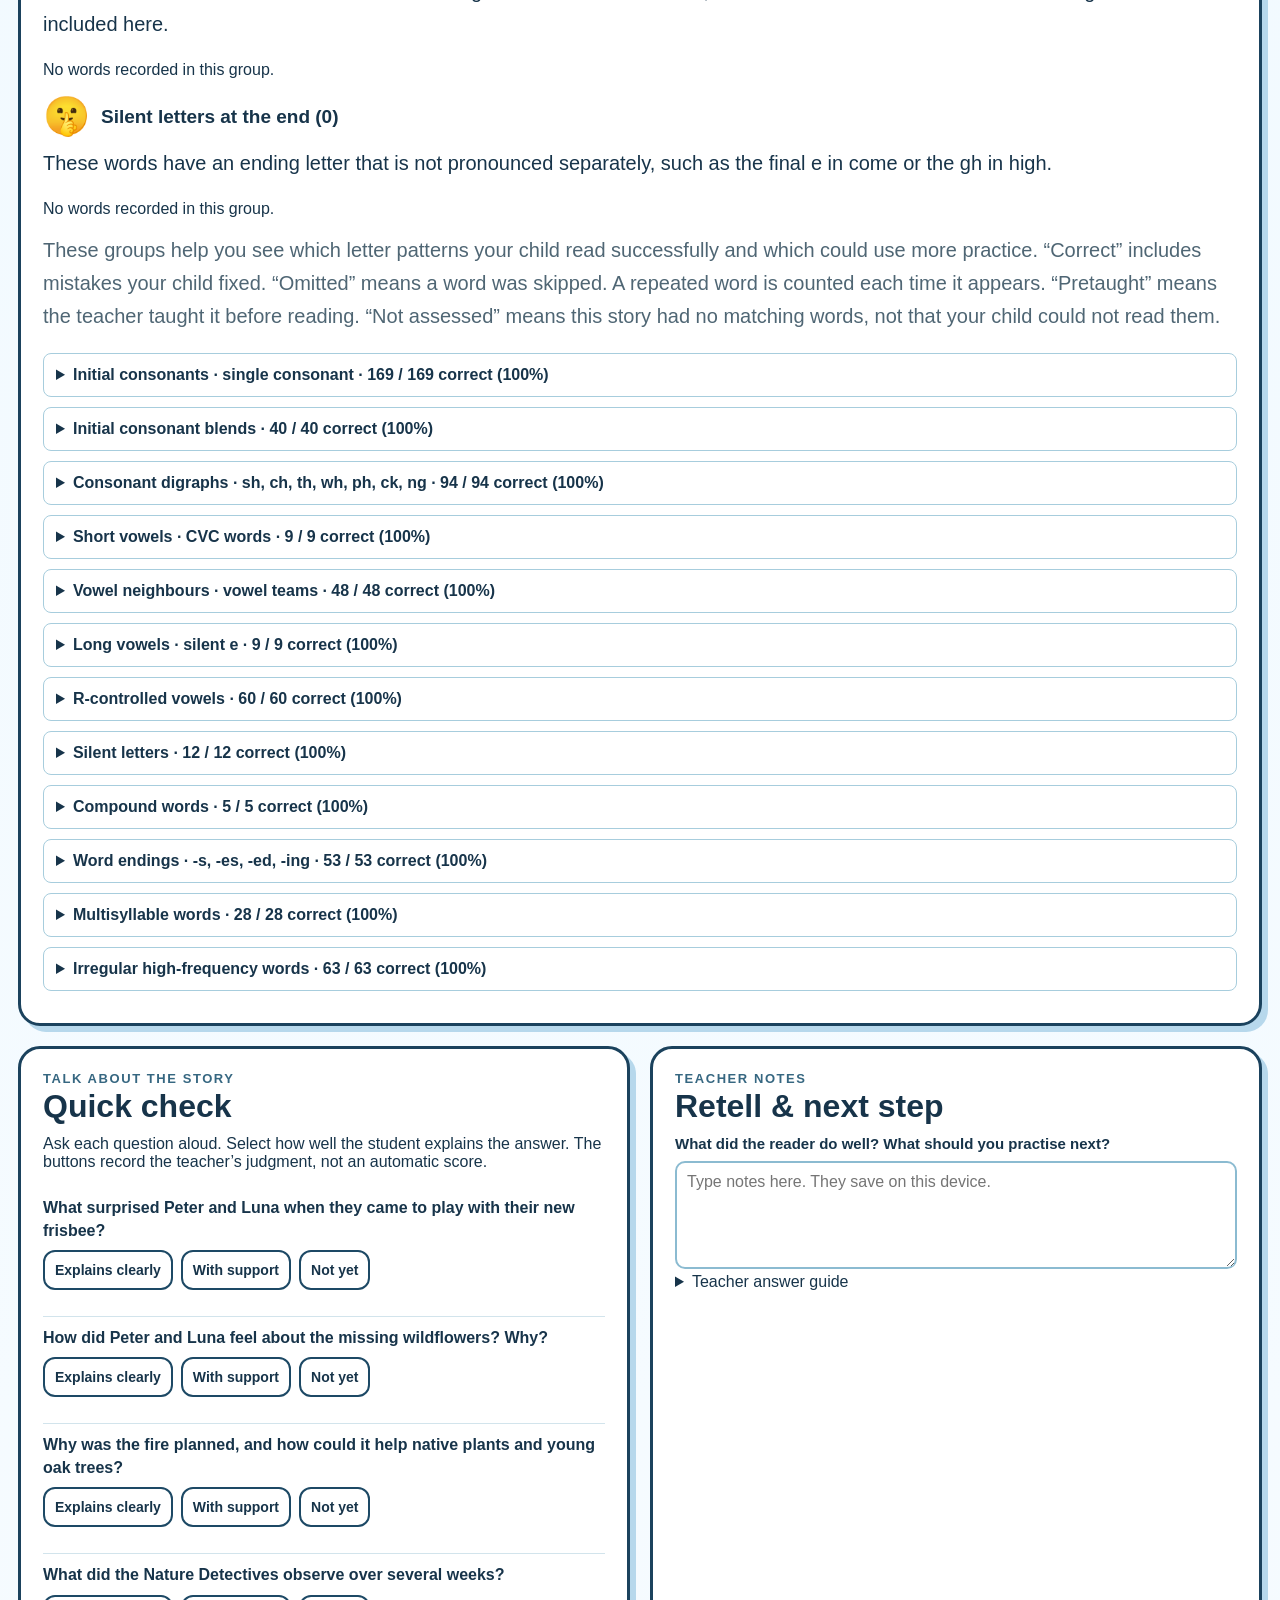
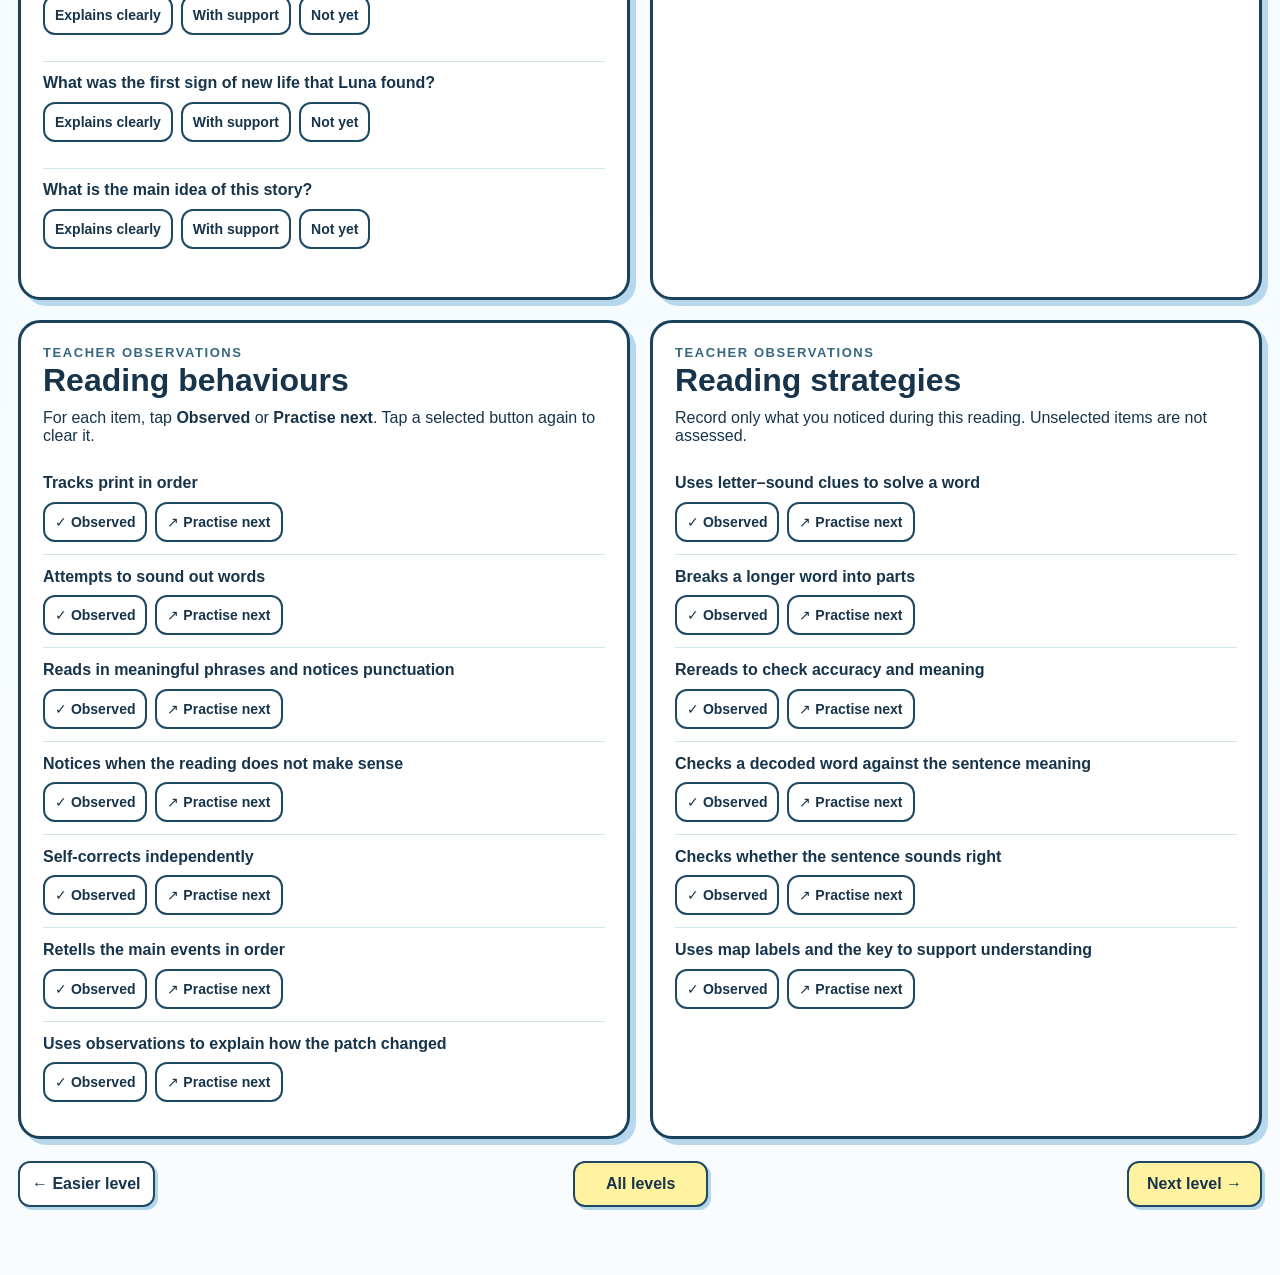
<file: Level4.html>
<!doctype html>
<html lang="en">
<head>
  <meta charset="utf-8"><meta name="viewport" content="width=device-width, initial-scale=1">
  <meta name="theme-color" content="#dceffd">
  <title>RiverReader2 | The Mystery of the Black Forest · Inspire</title>
  <link rel="stylesheet" href="styles.css?v=pretaught-dotted-2">
</head>
<body data-page="reader" data-level="4">
  <main id="app" class="app-shell"></main>
  <script src="stories.js?v=levels-cvc-g5-1"></script><script src="assets/vendor/html2canvas.min.js"></script><script src="app.js?v=pretaught-dotted-2"></script>
</body>
</html>
</file>
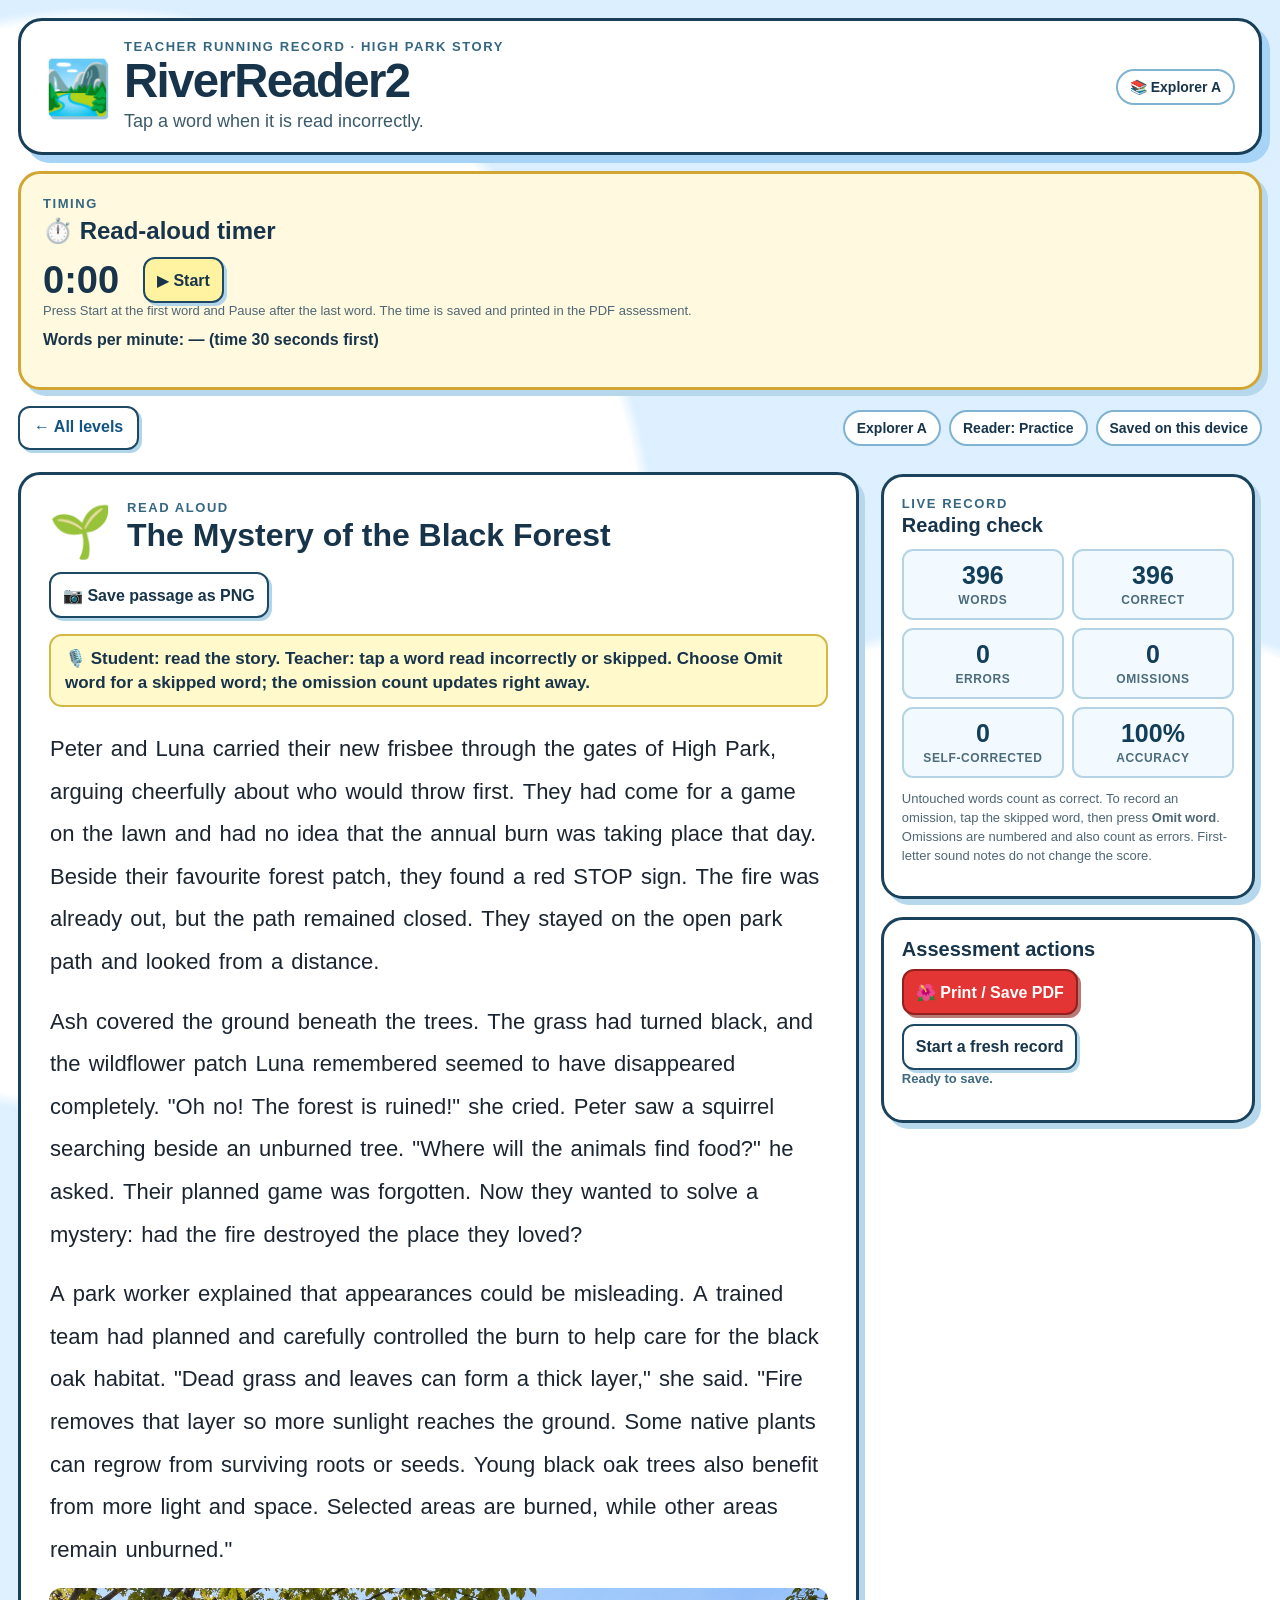
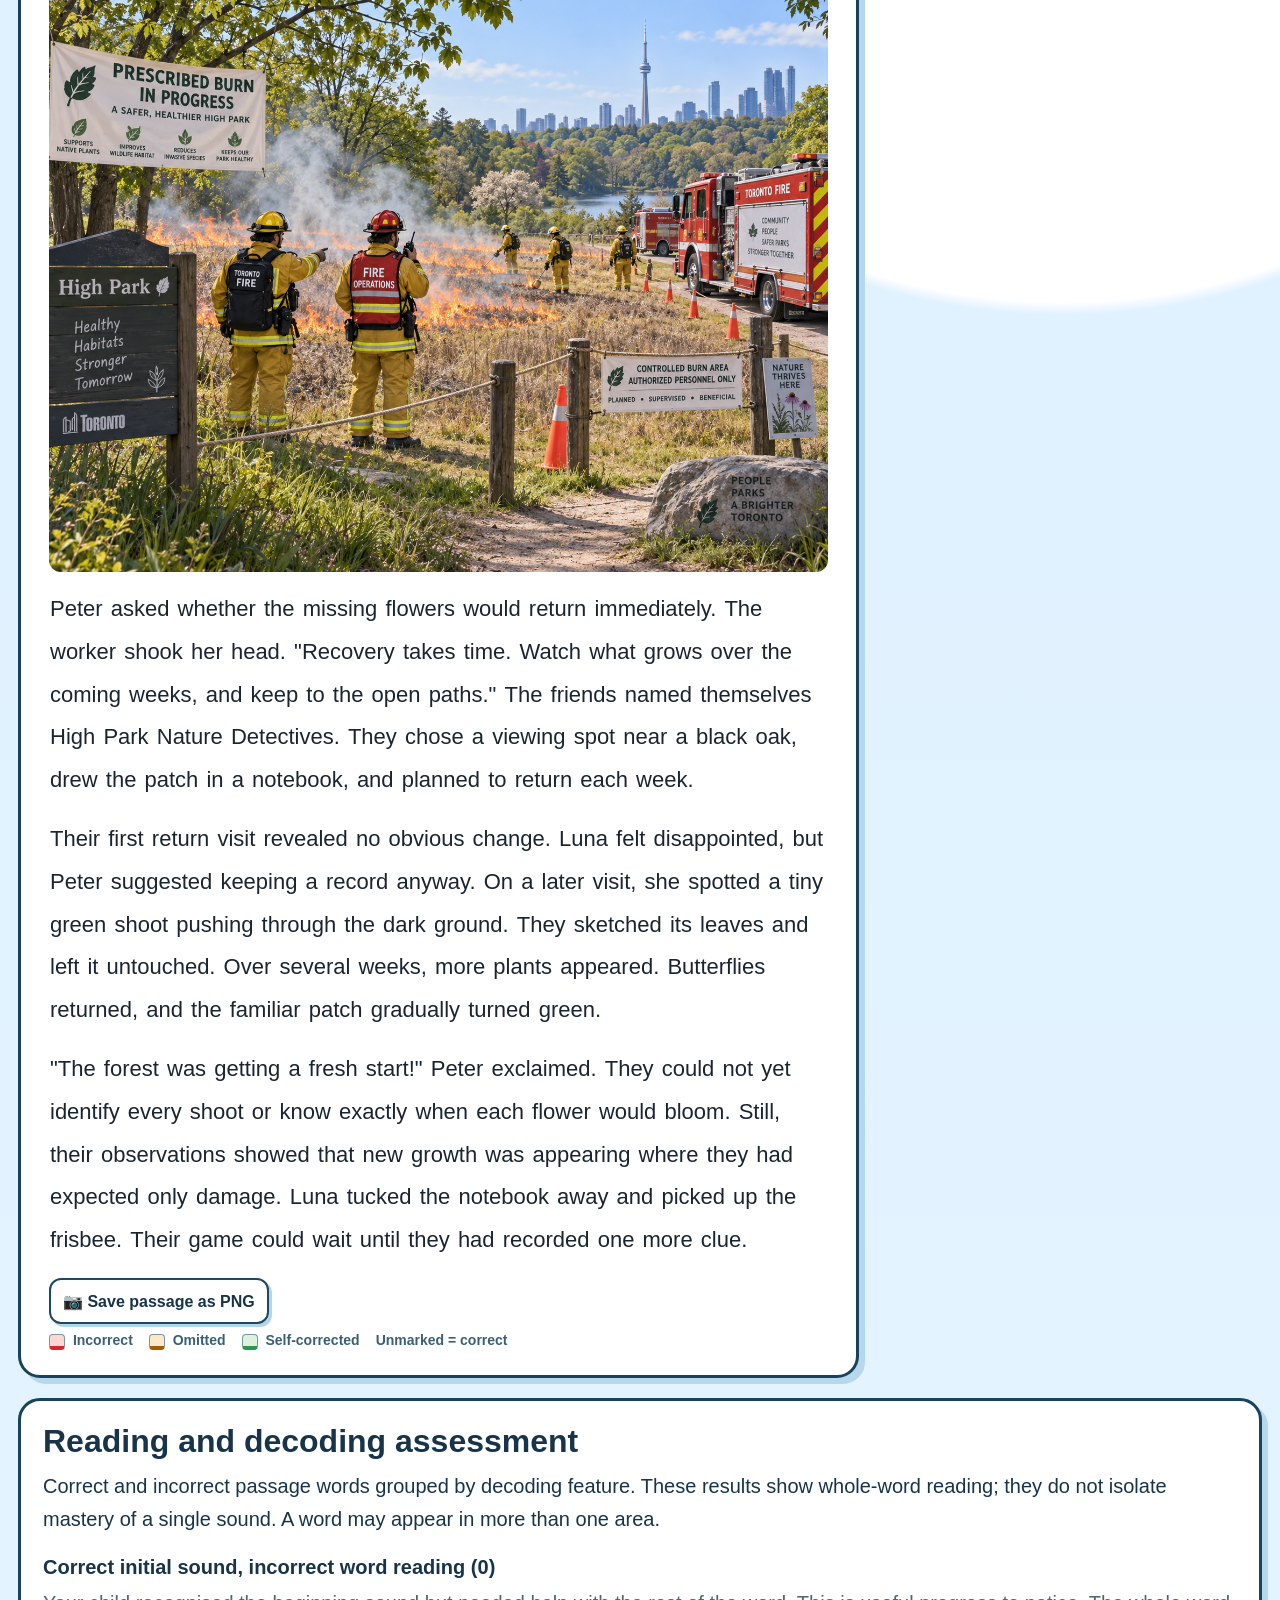
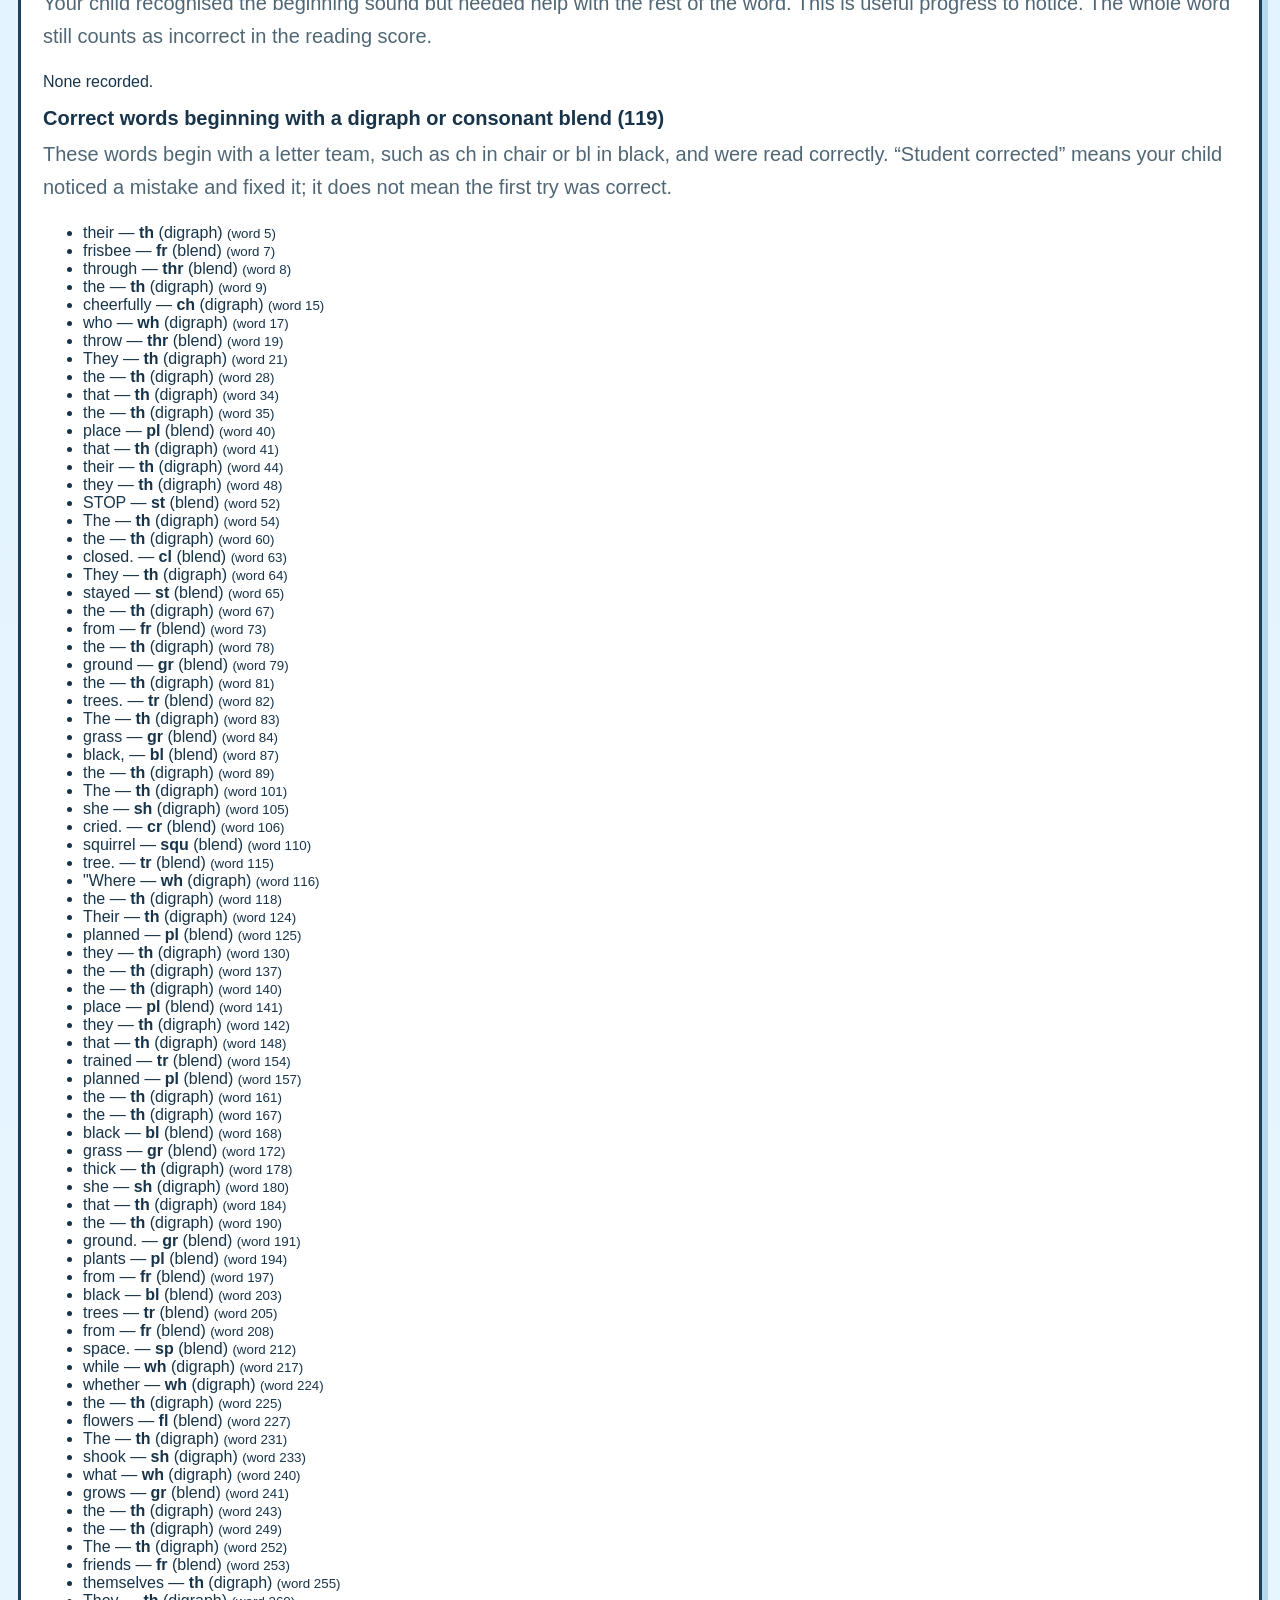
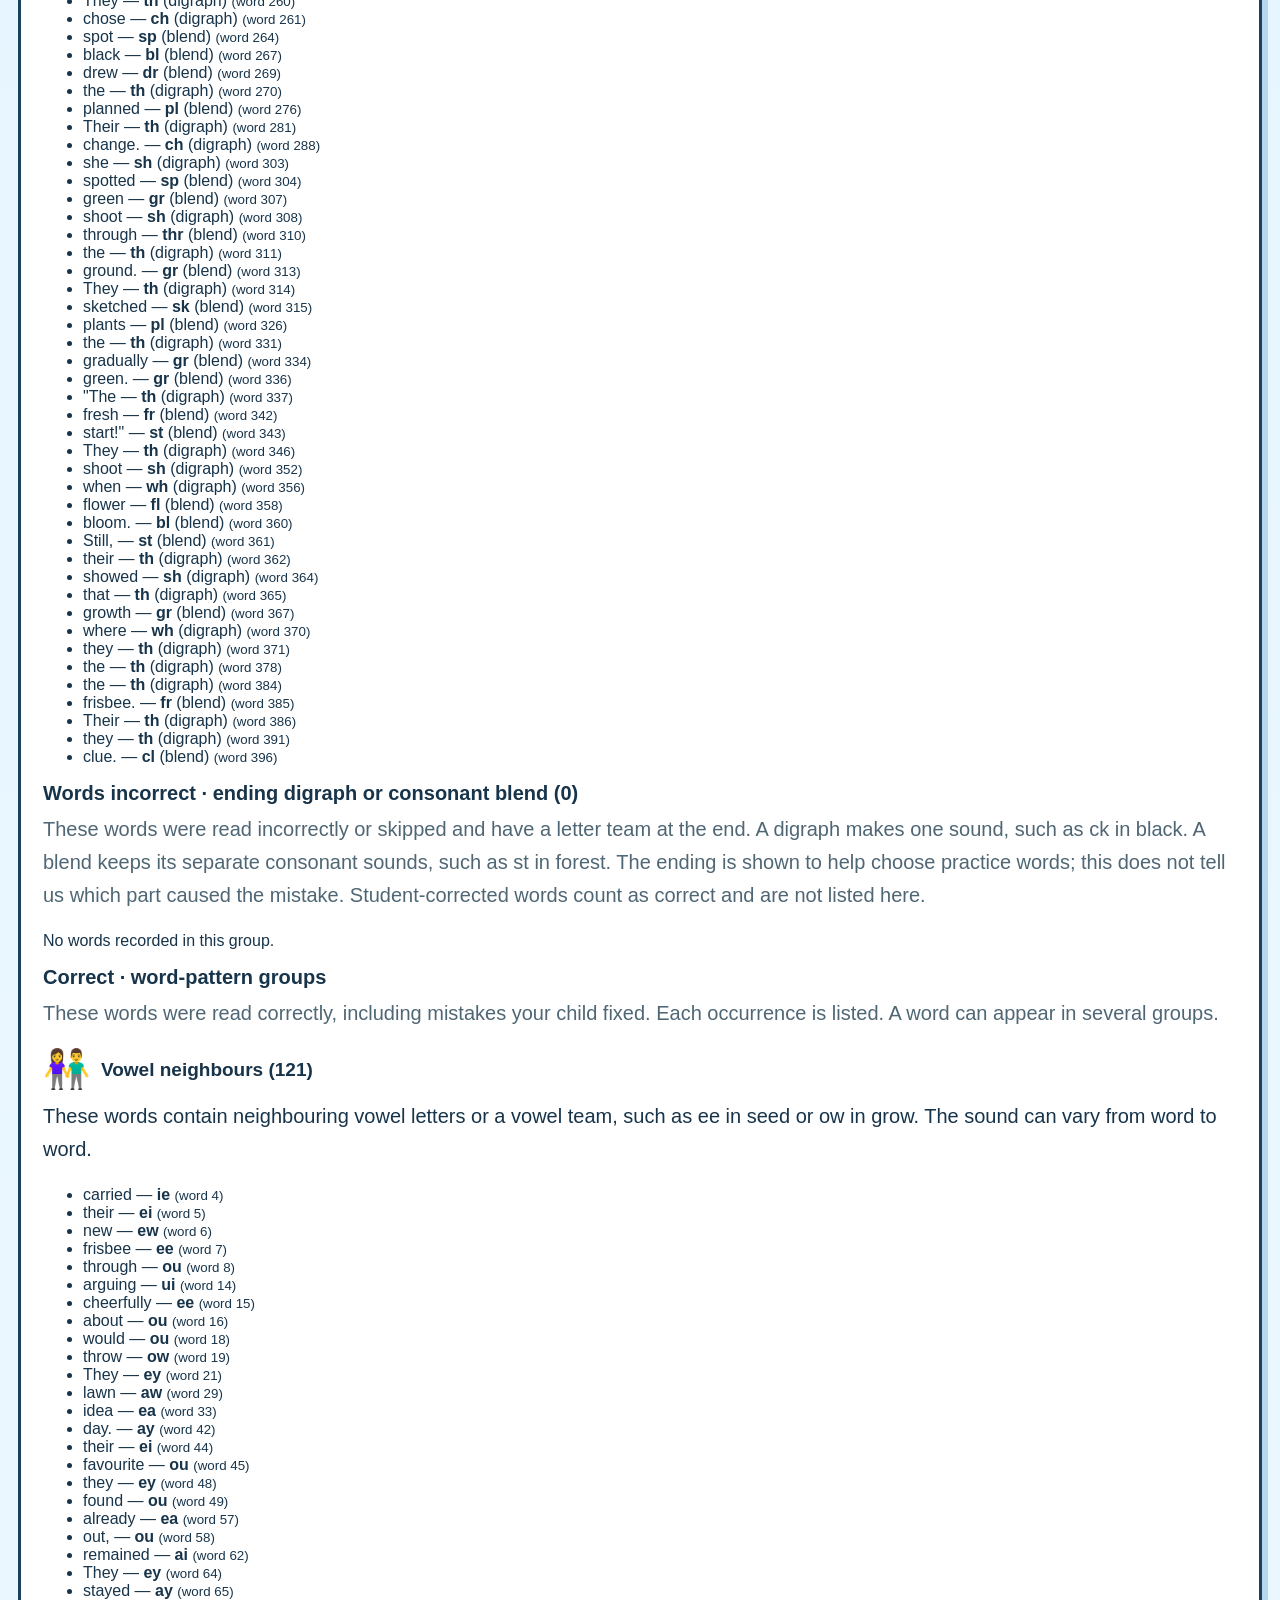
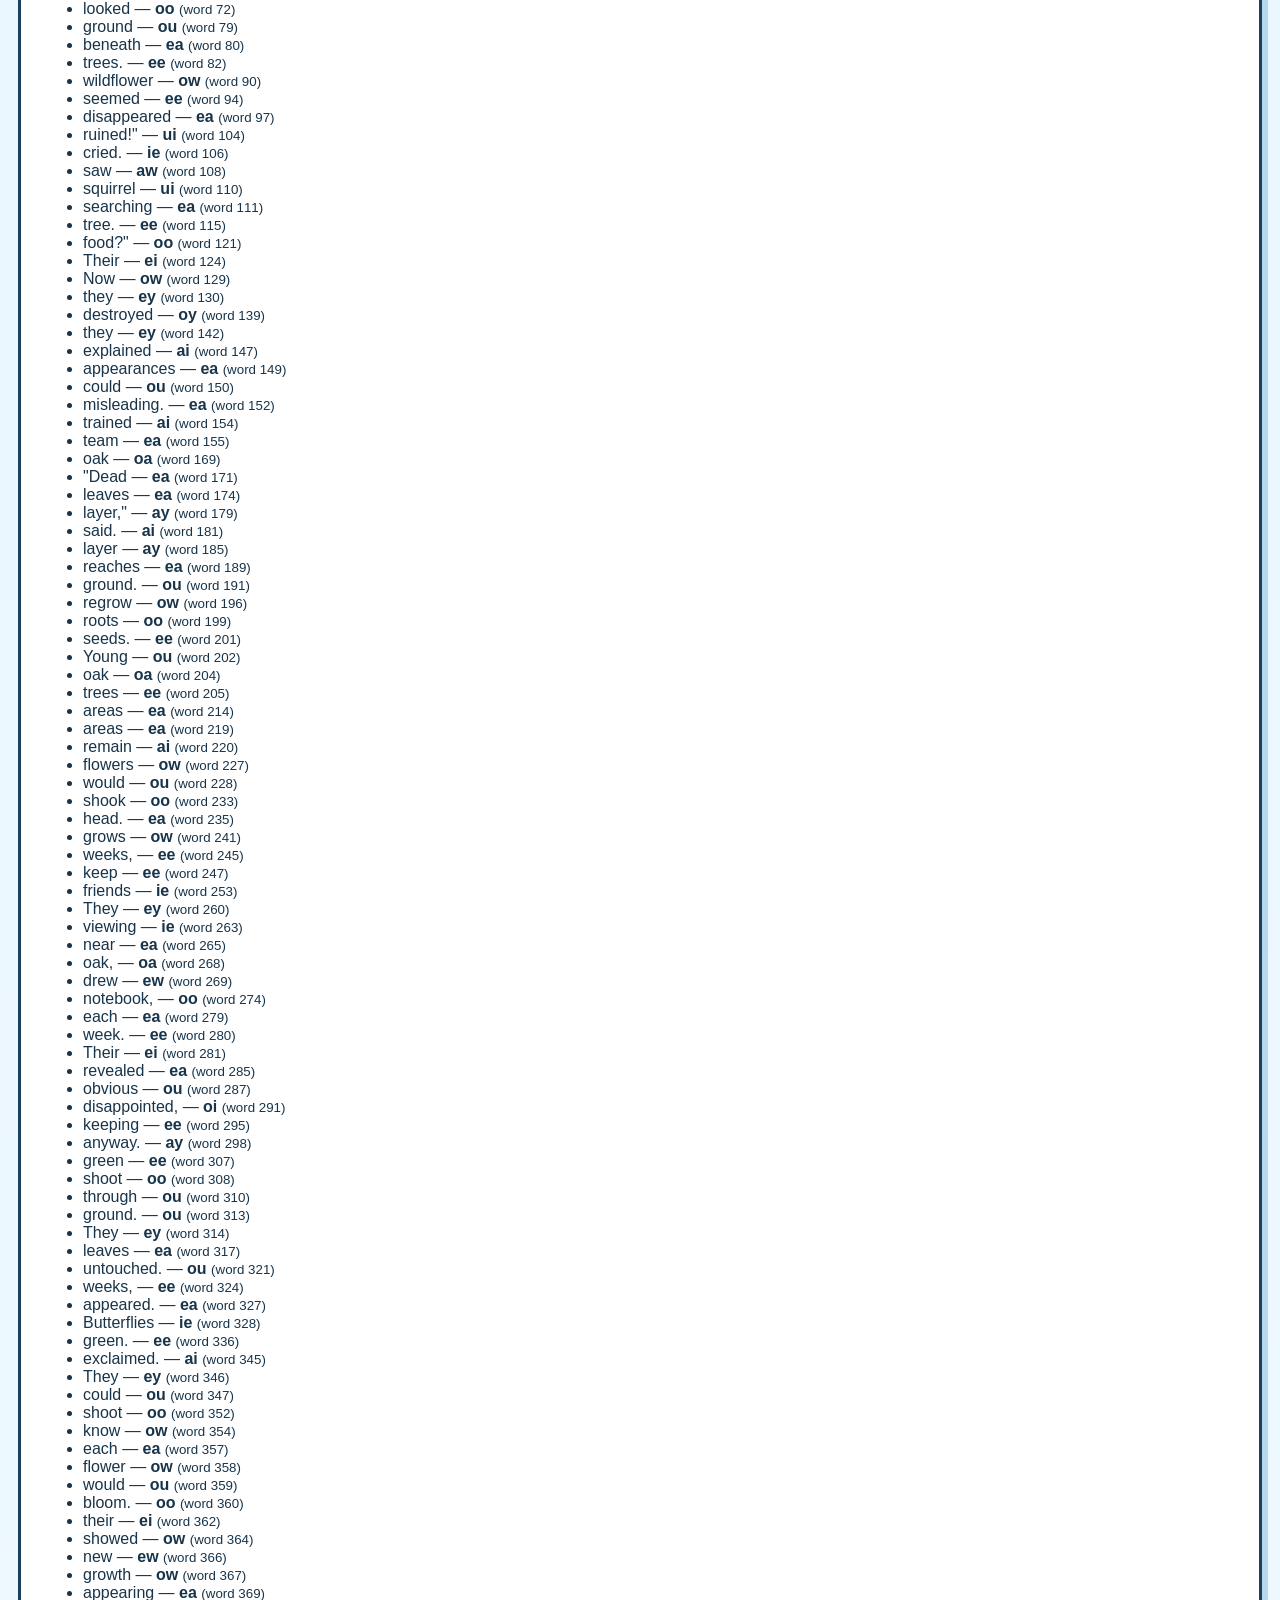
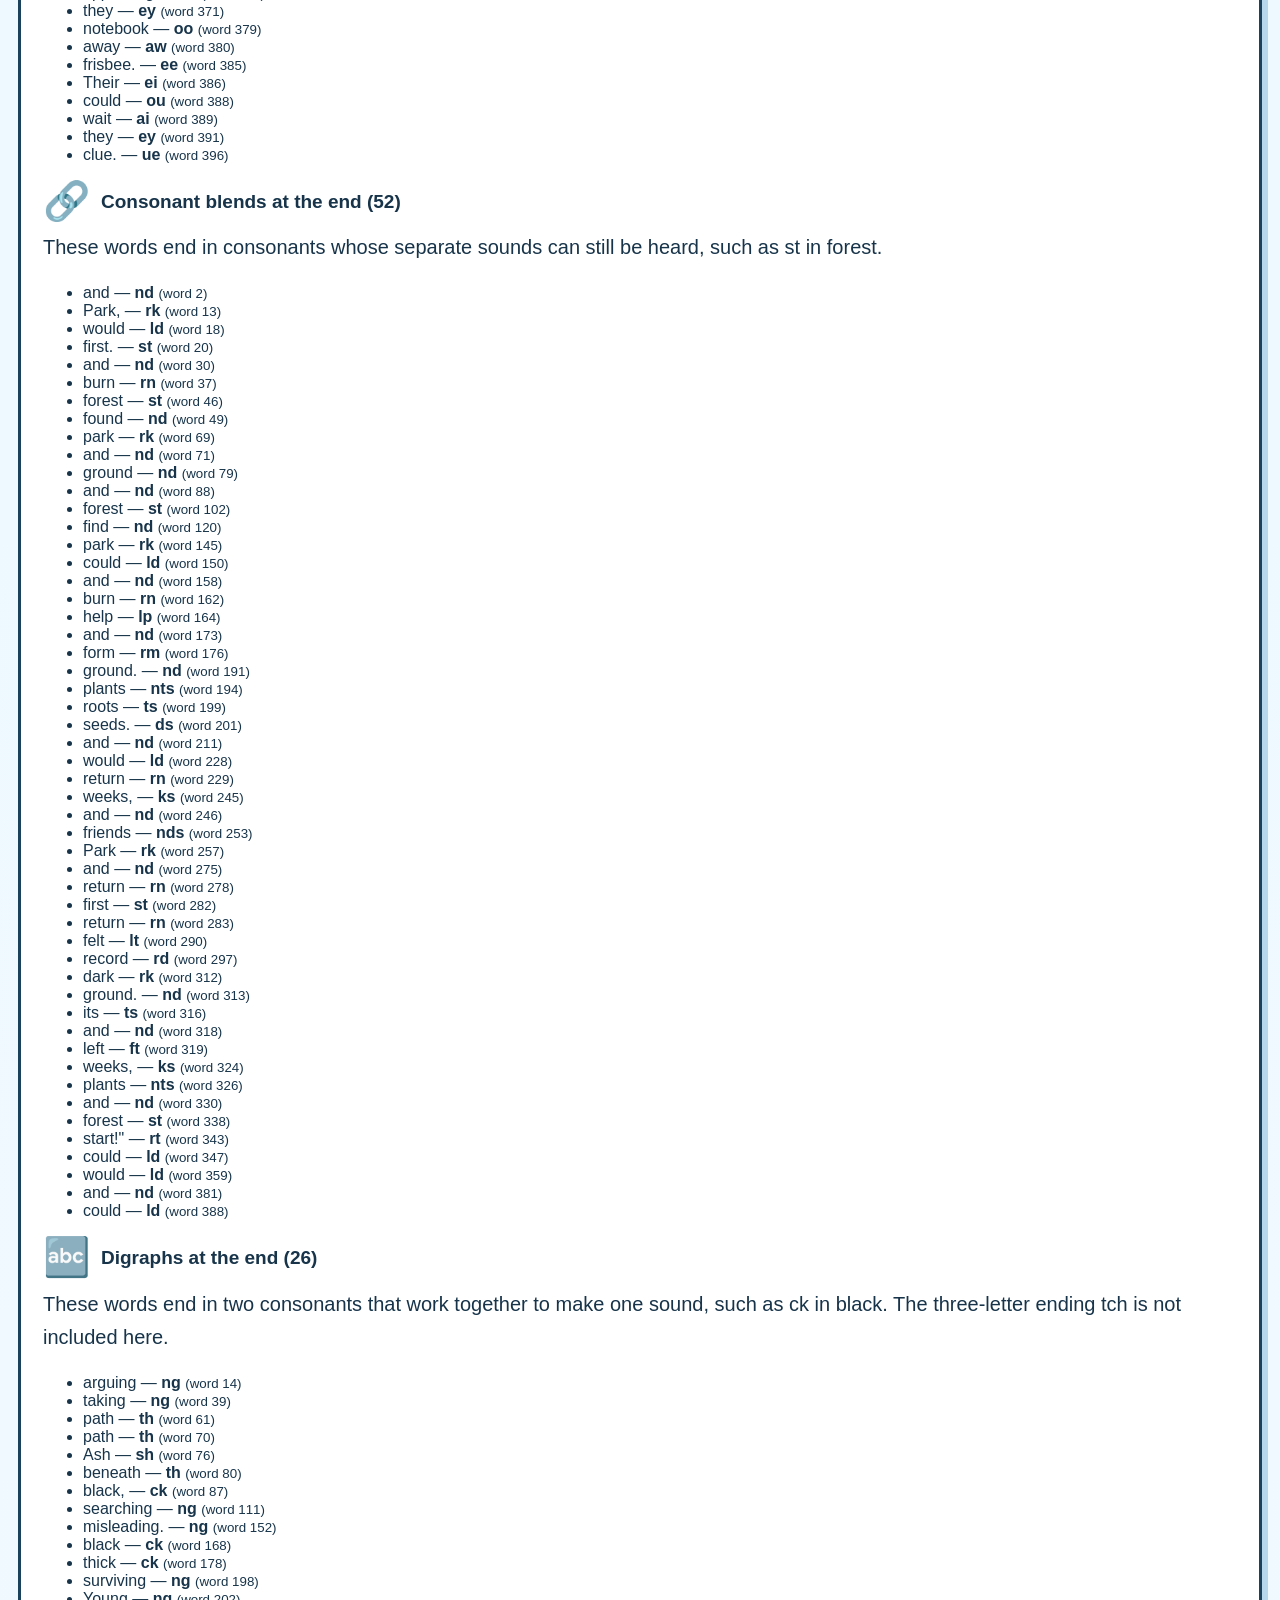
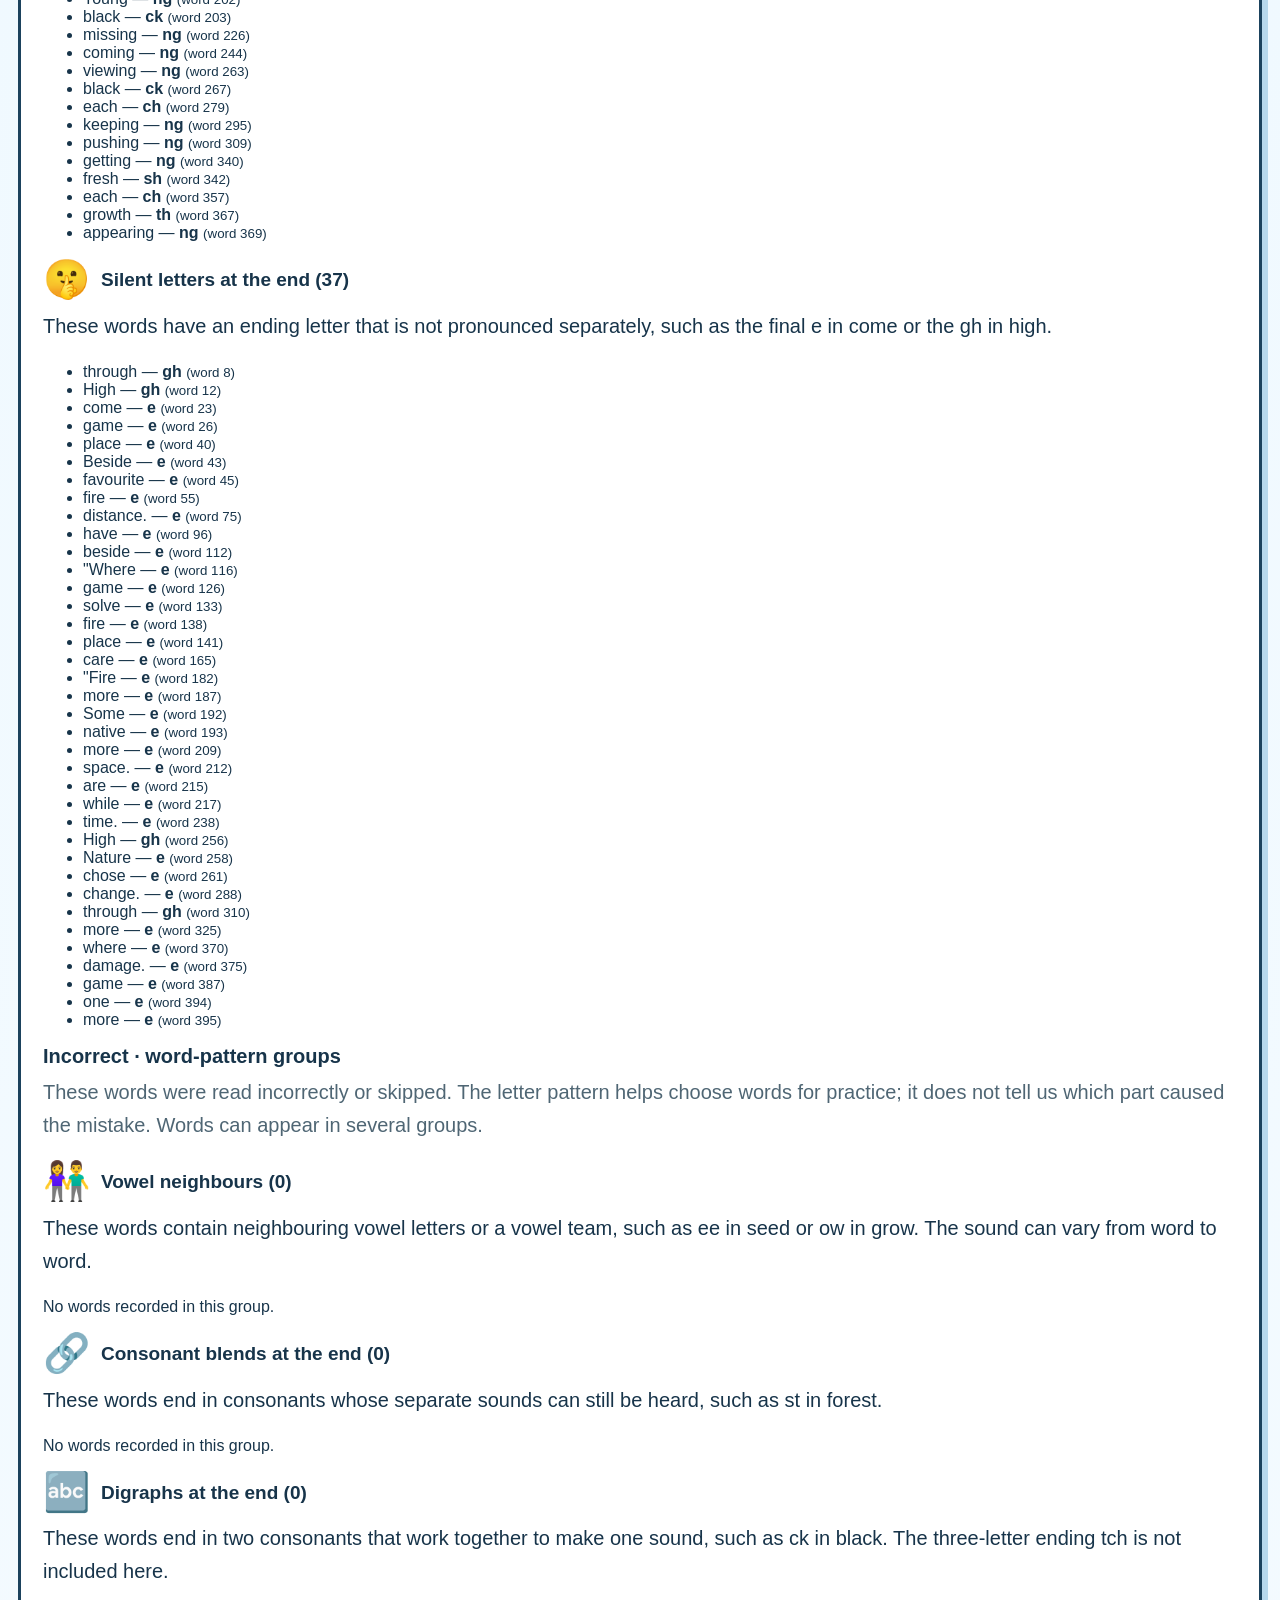
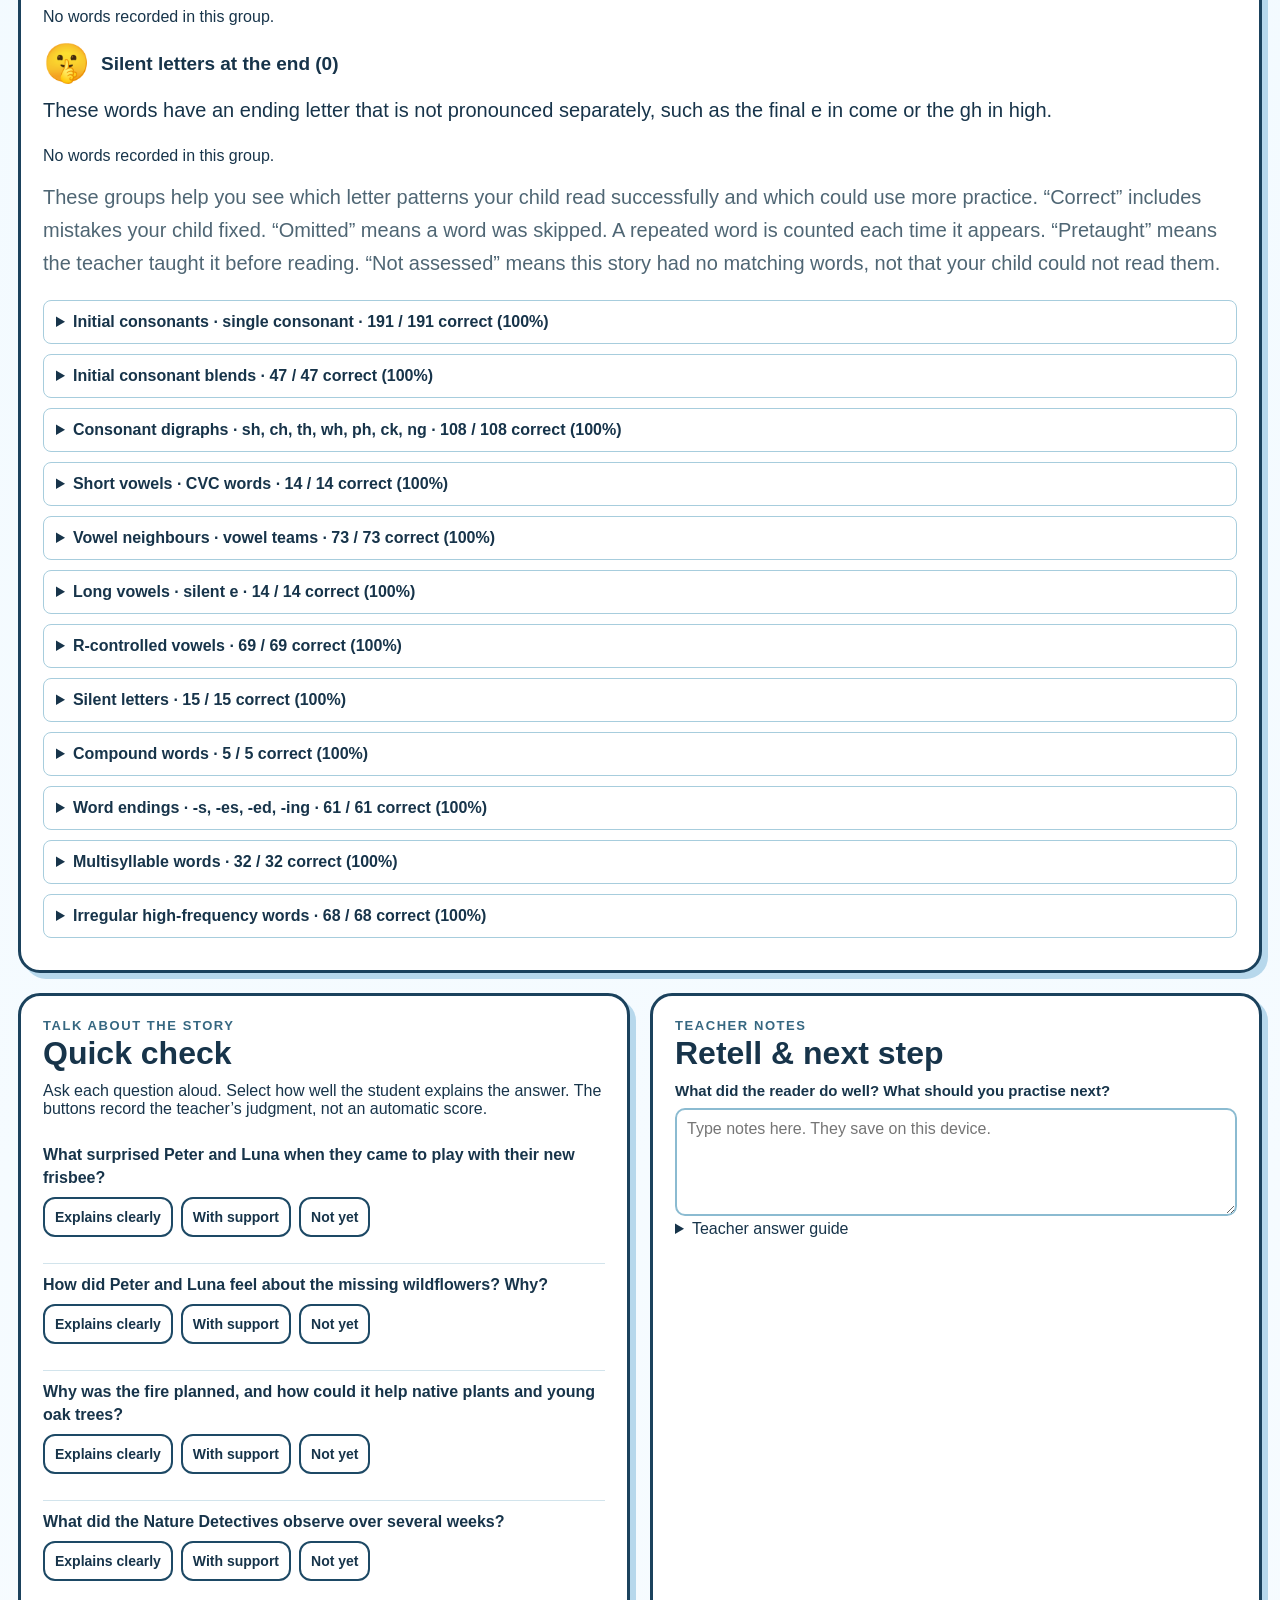
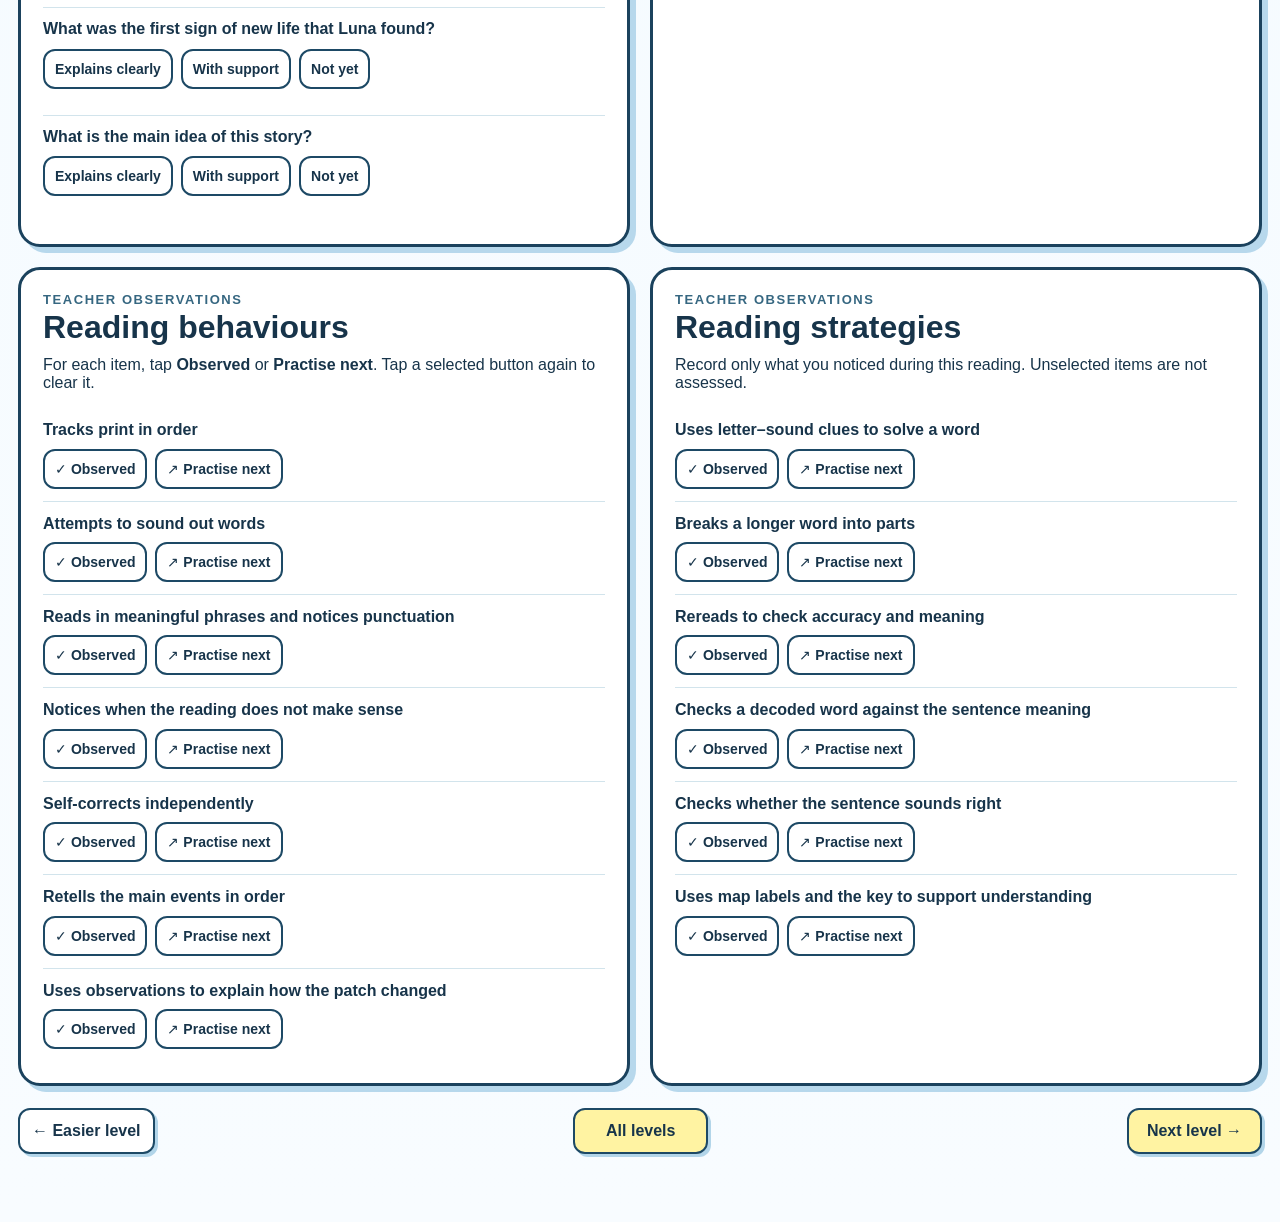
<file: Level5.html>
<!doctype html>
<html lang="en">
<head>
  <meta charset="utf-8"><meta name="viewport" content="width=device-width, initial-scale=1">
  <meta name="theme-color" content="#dceffd">
  <title>RiverReader2 | The Mystery of the Black Forest · Explorer A</title>
  <link rel="stylesheet" href="styles.css?v=pretaught-dotted-2">
</head>
<body data-page="reader" data-level="5">
  <main id="app" class="app-shell"></main>
  <script src="stories.js?v=levels-cvc-g5-1"></script><script src="assets/vendor/html2canvas.min.js"></script><script src="app.js?v=pretaught-dotted-2"></script>
</body>
</html>
</file>
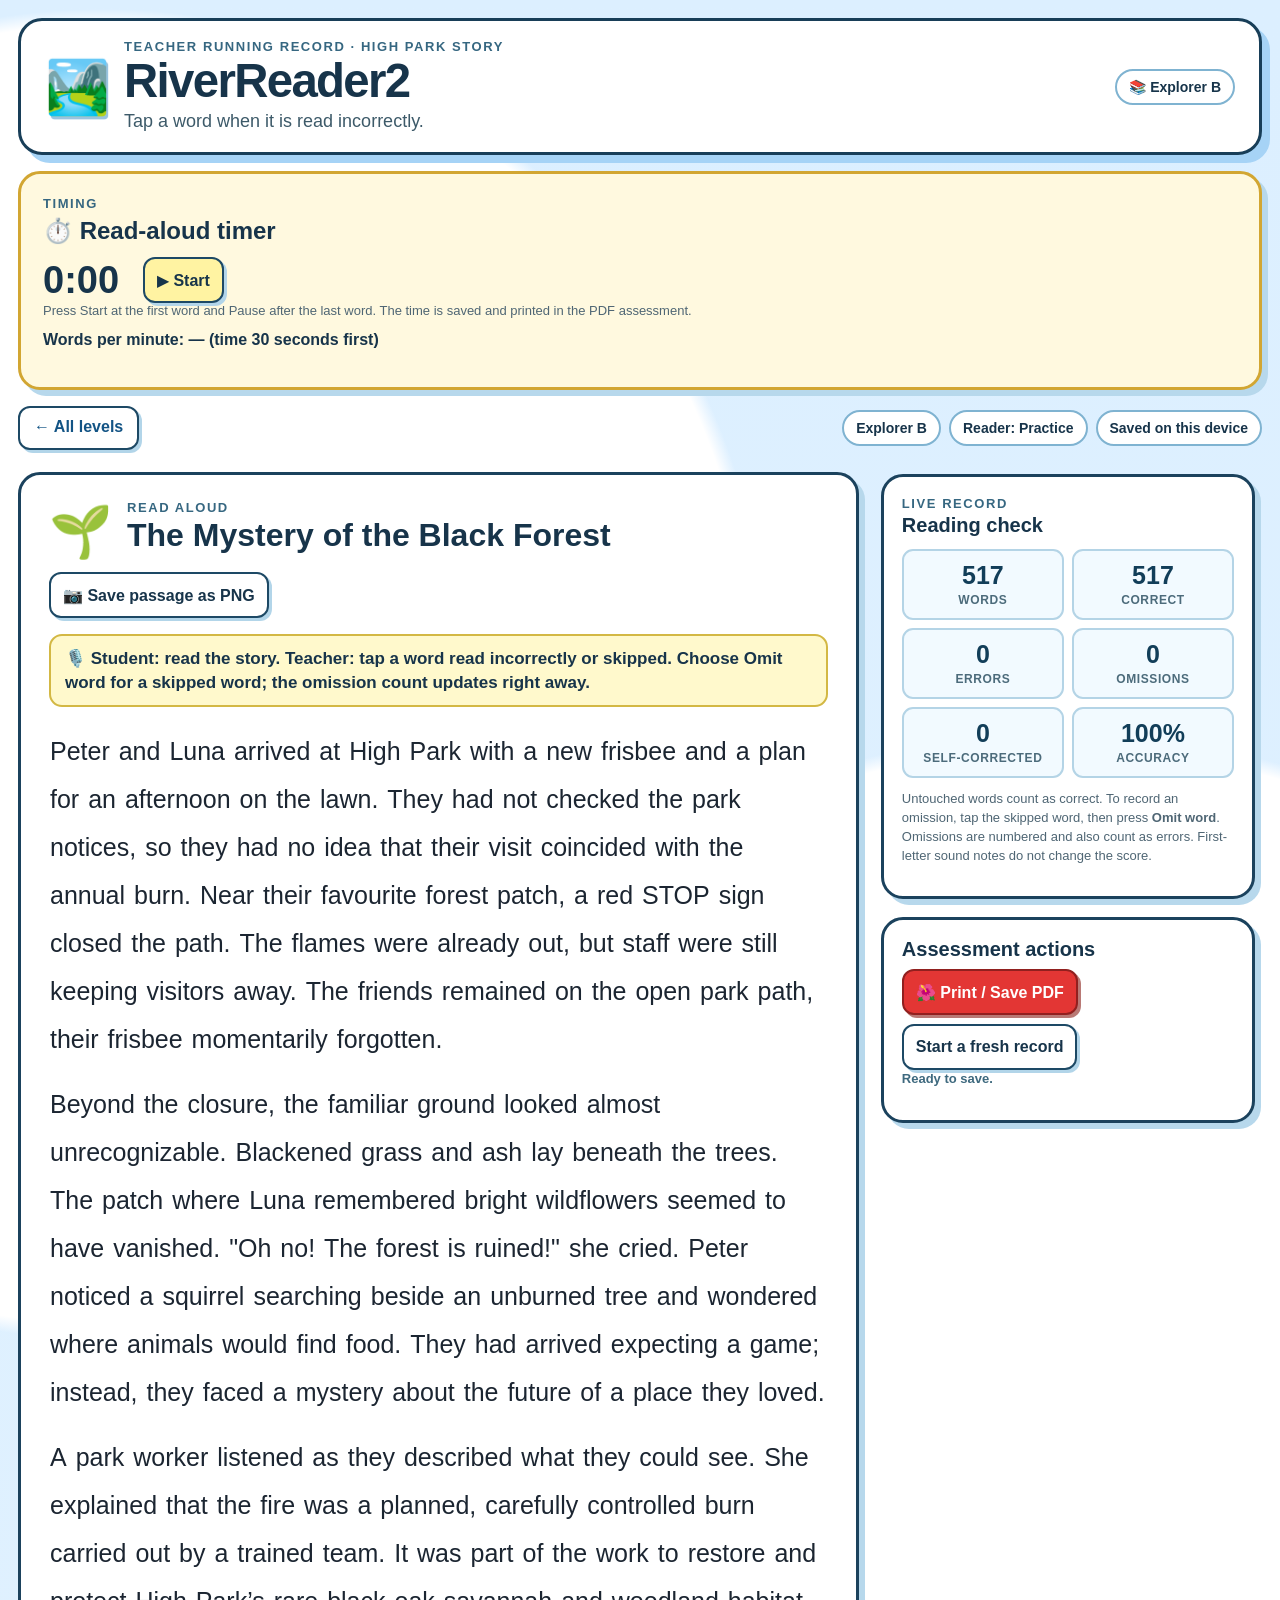
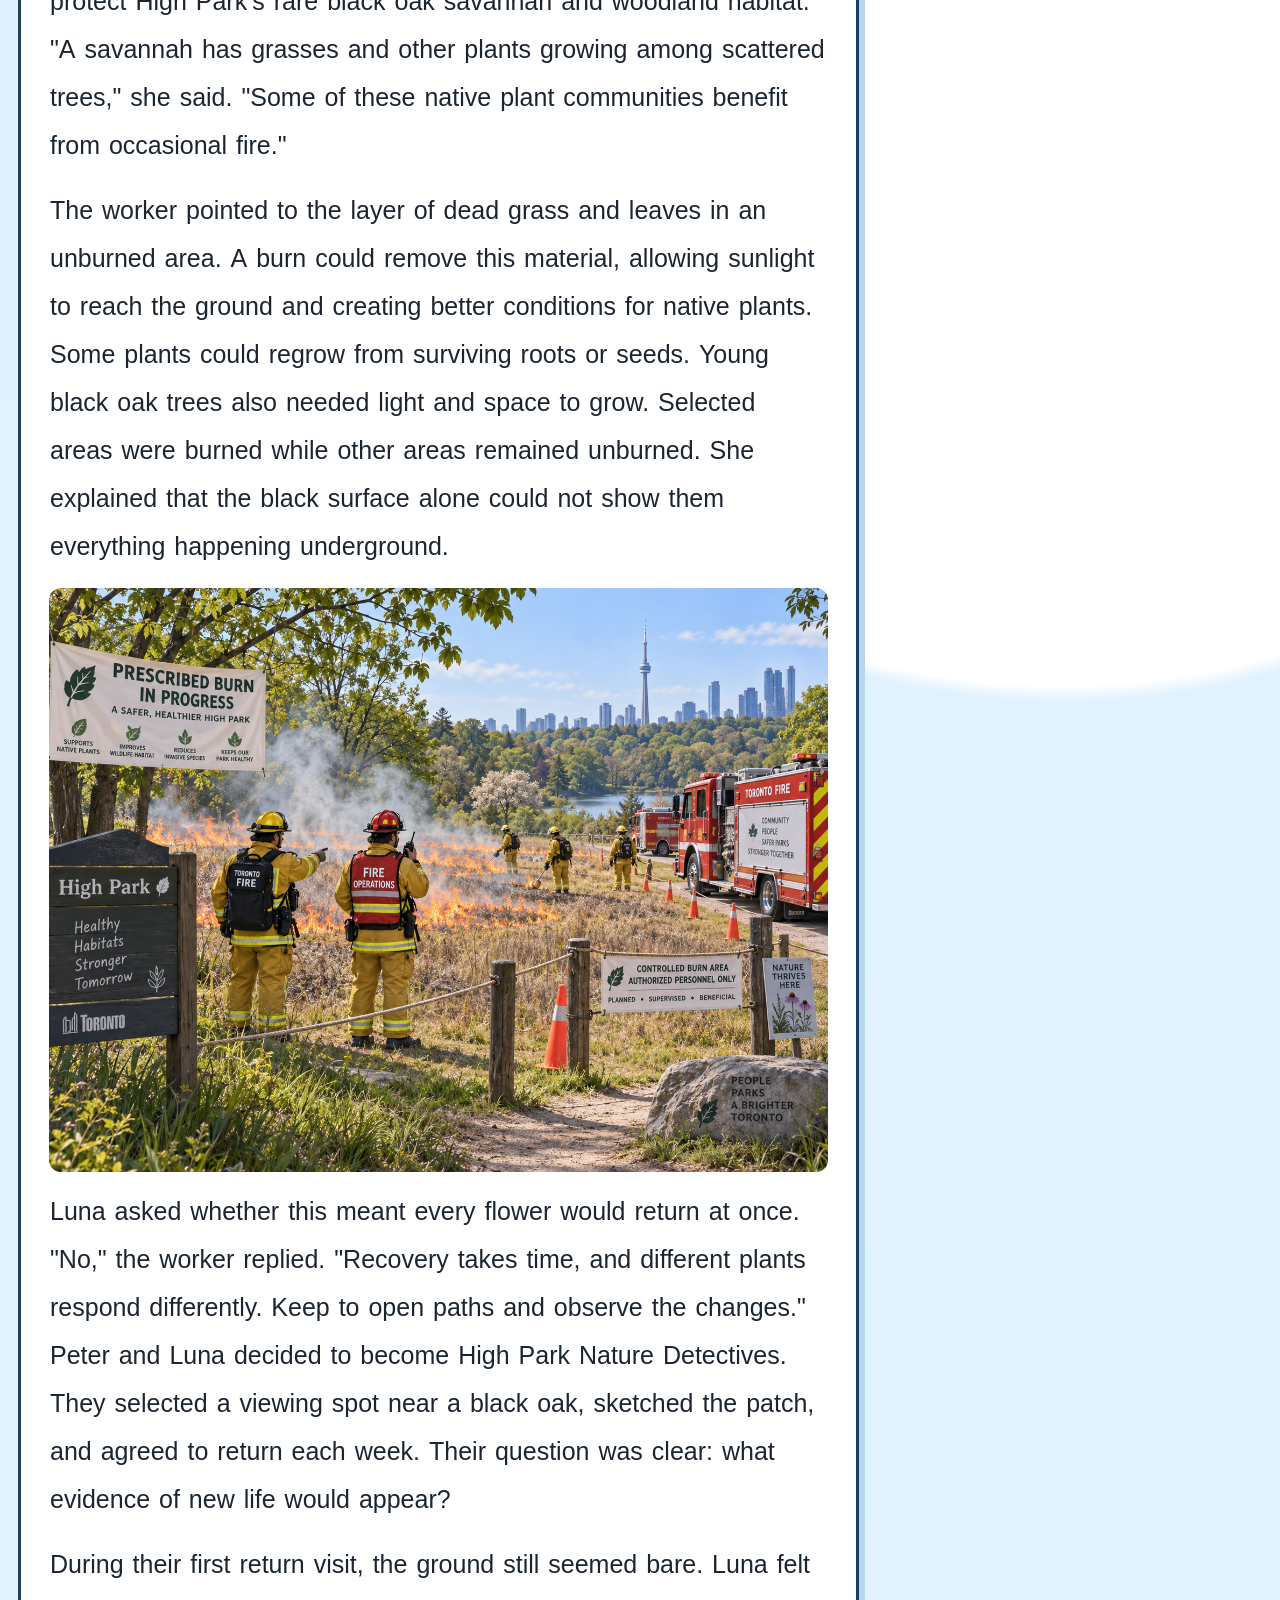
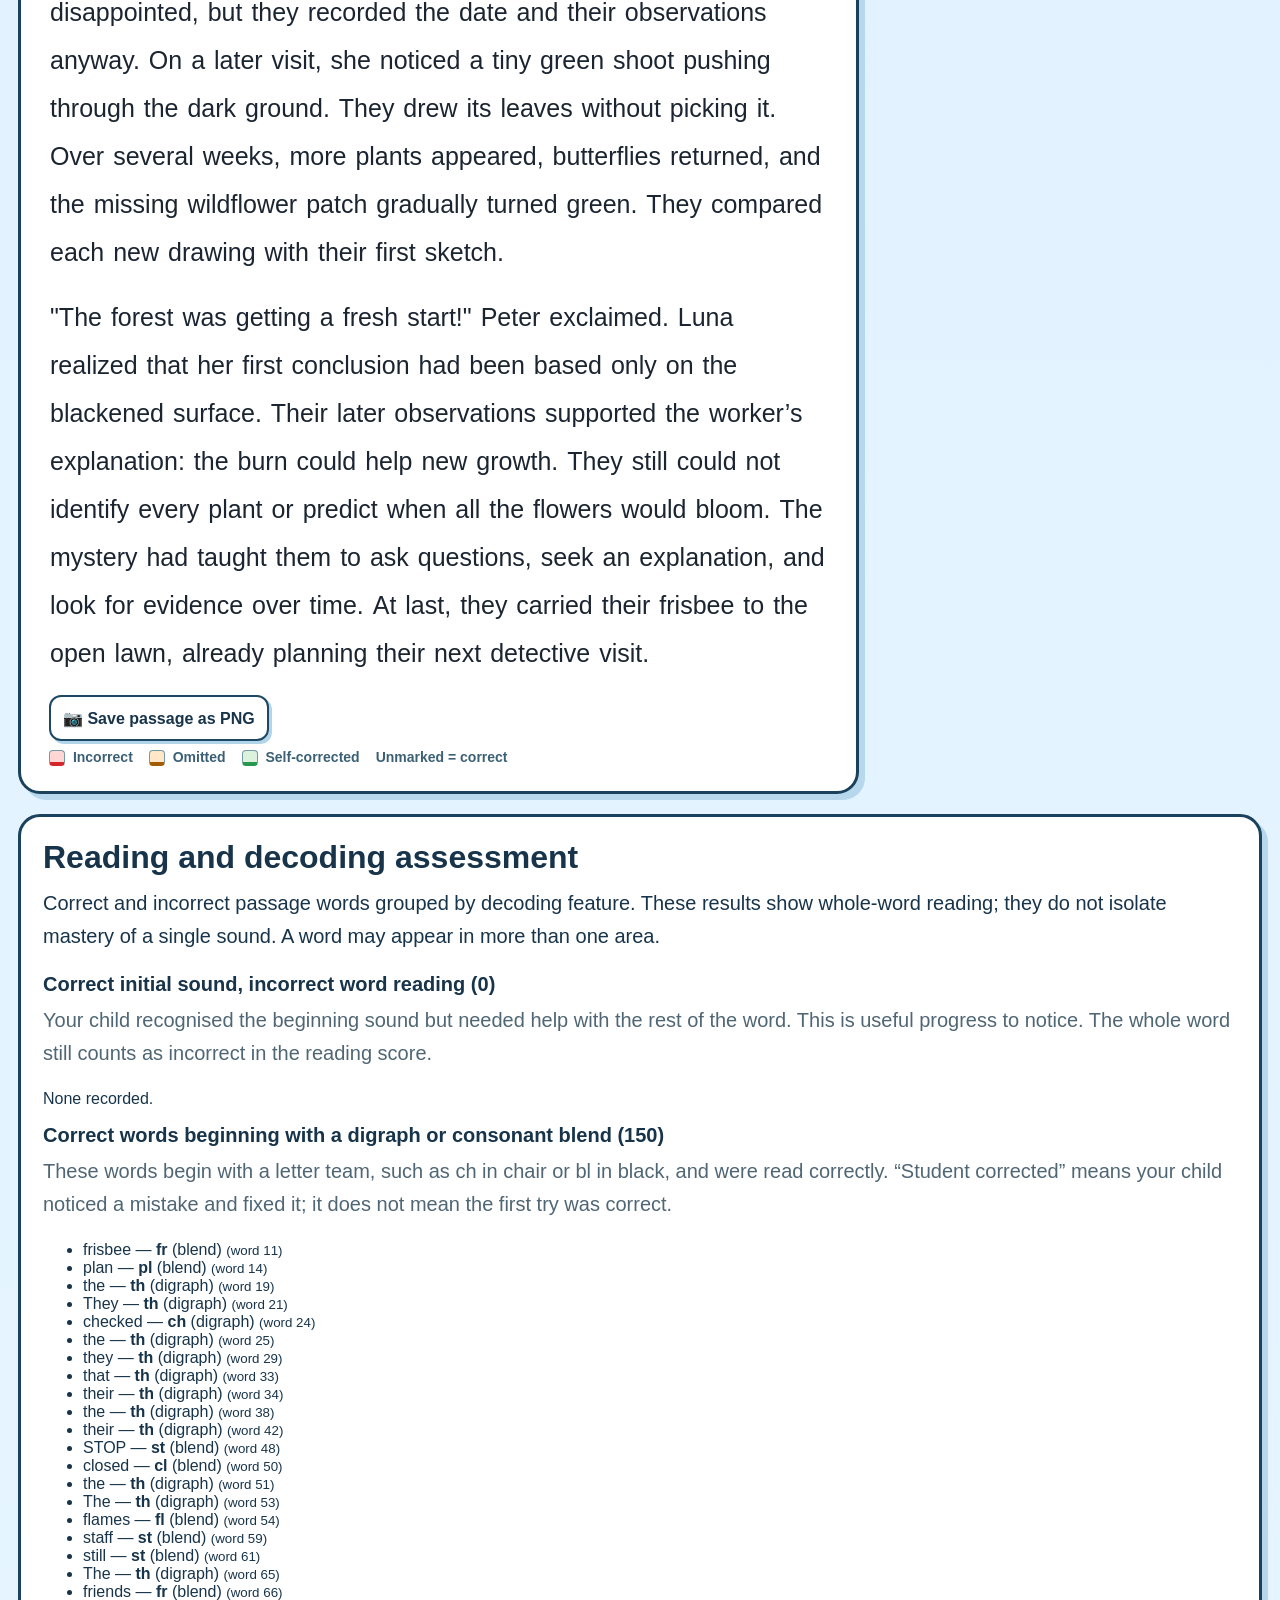
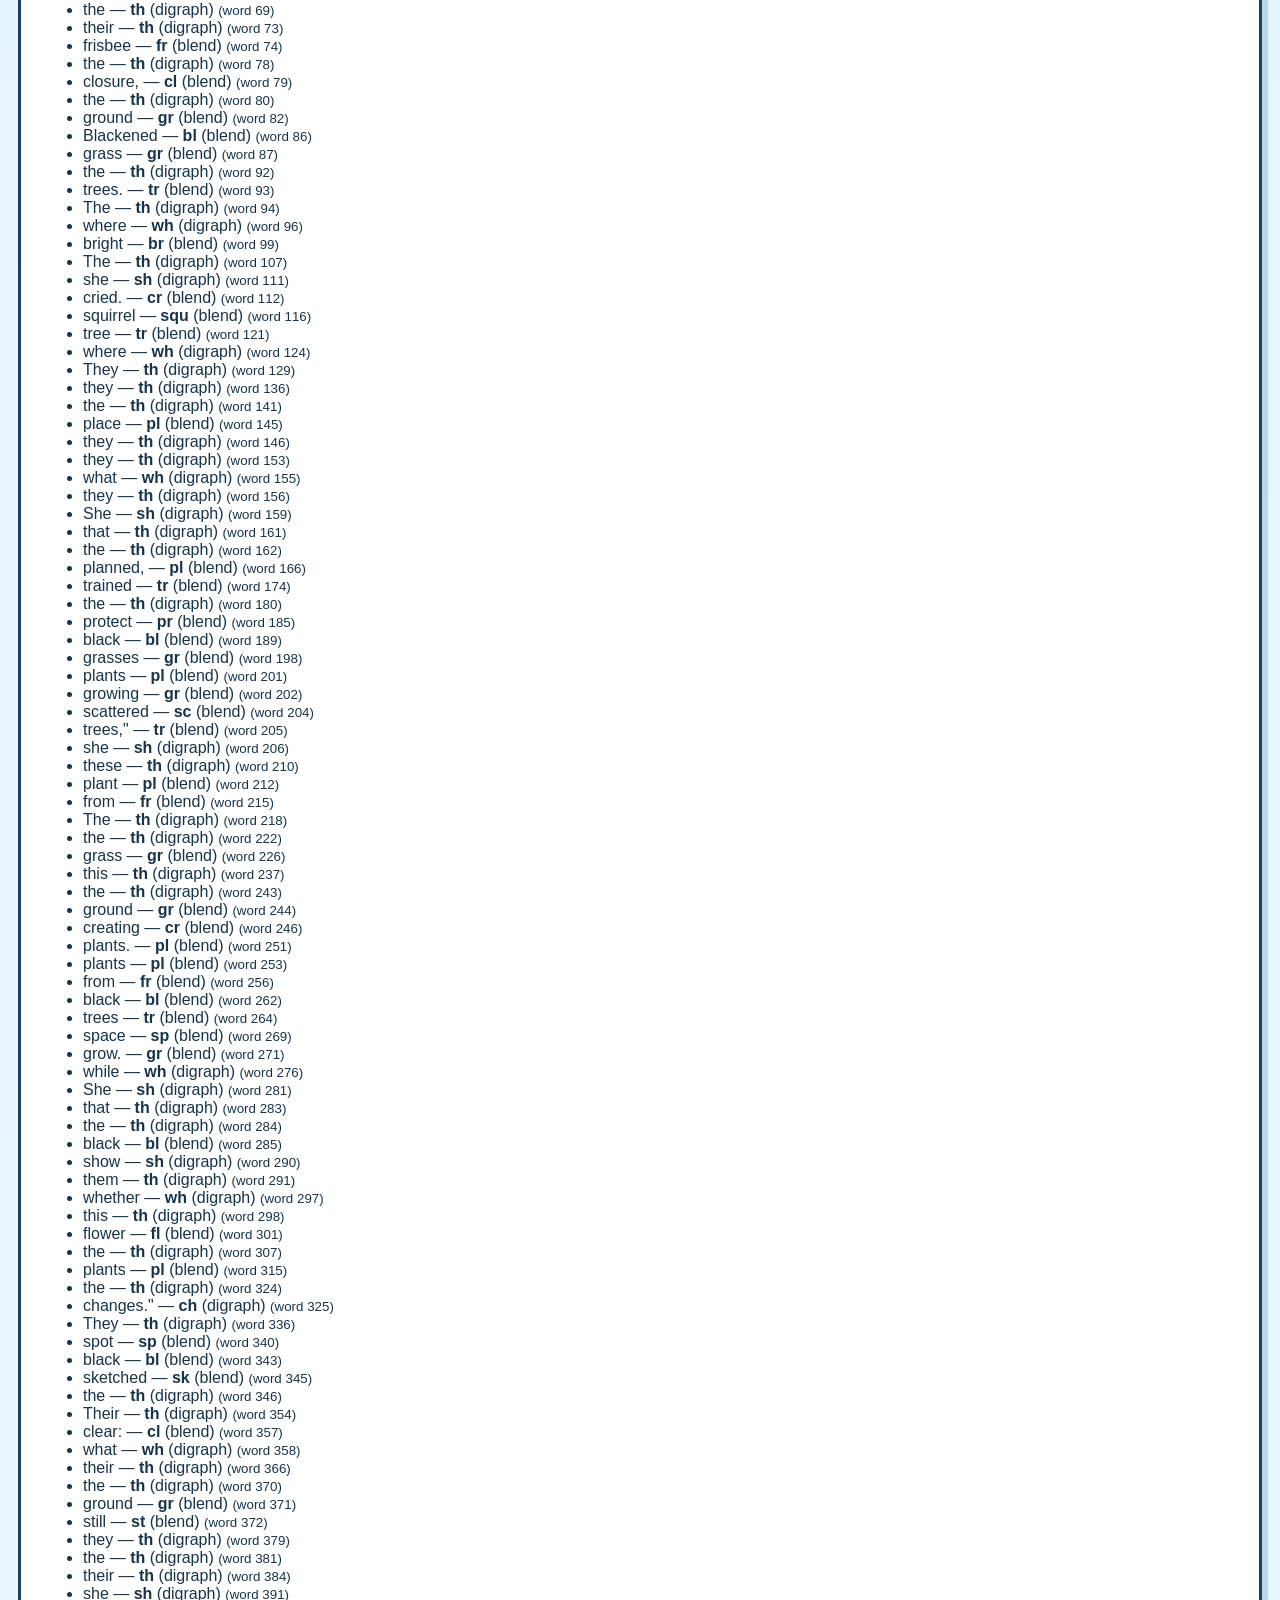
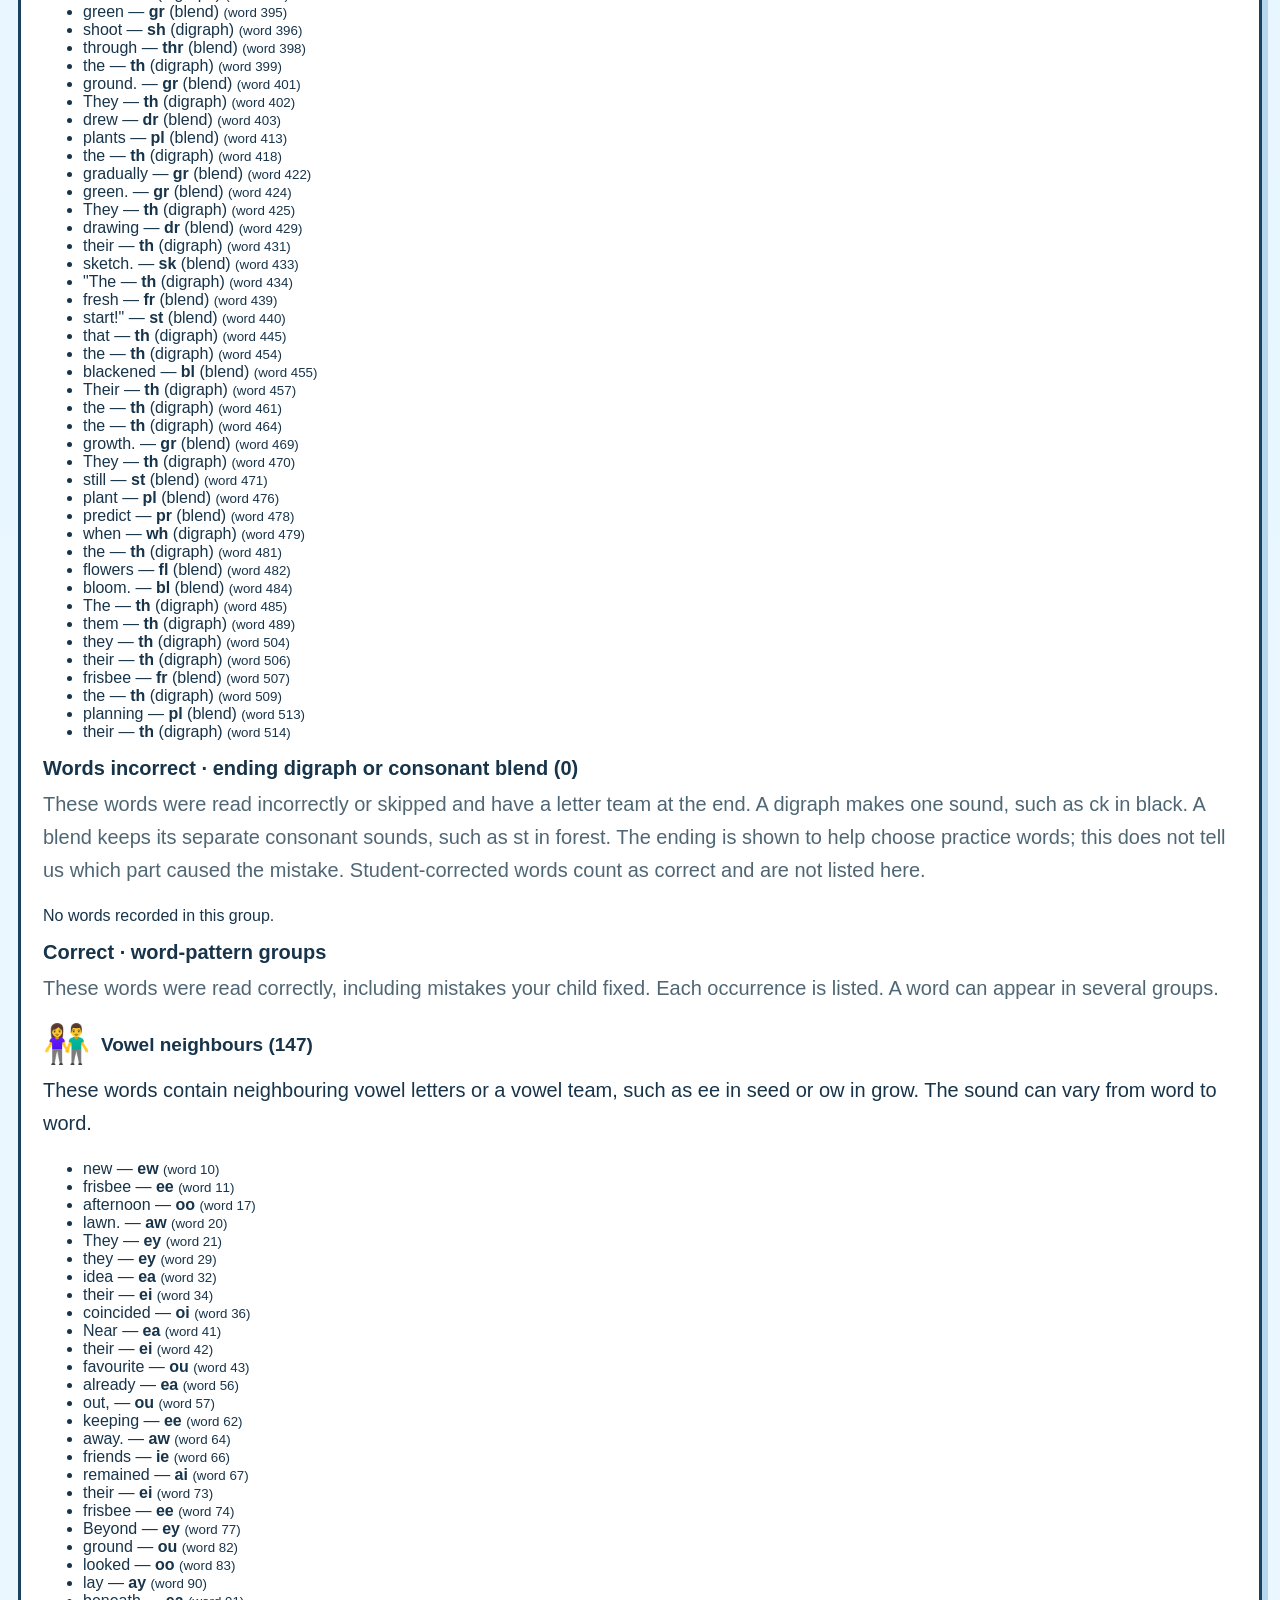
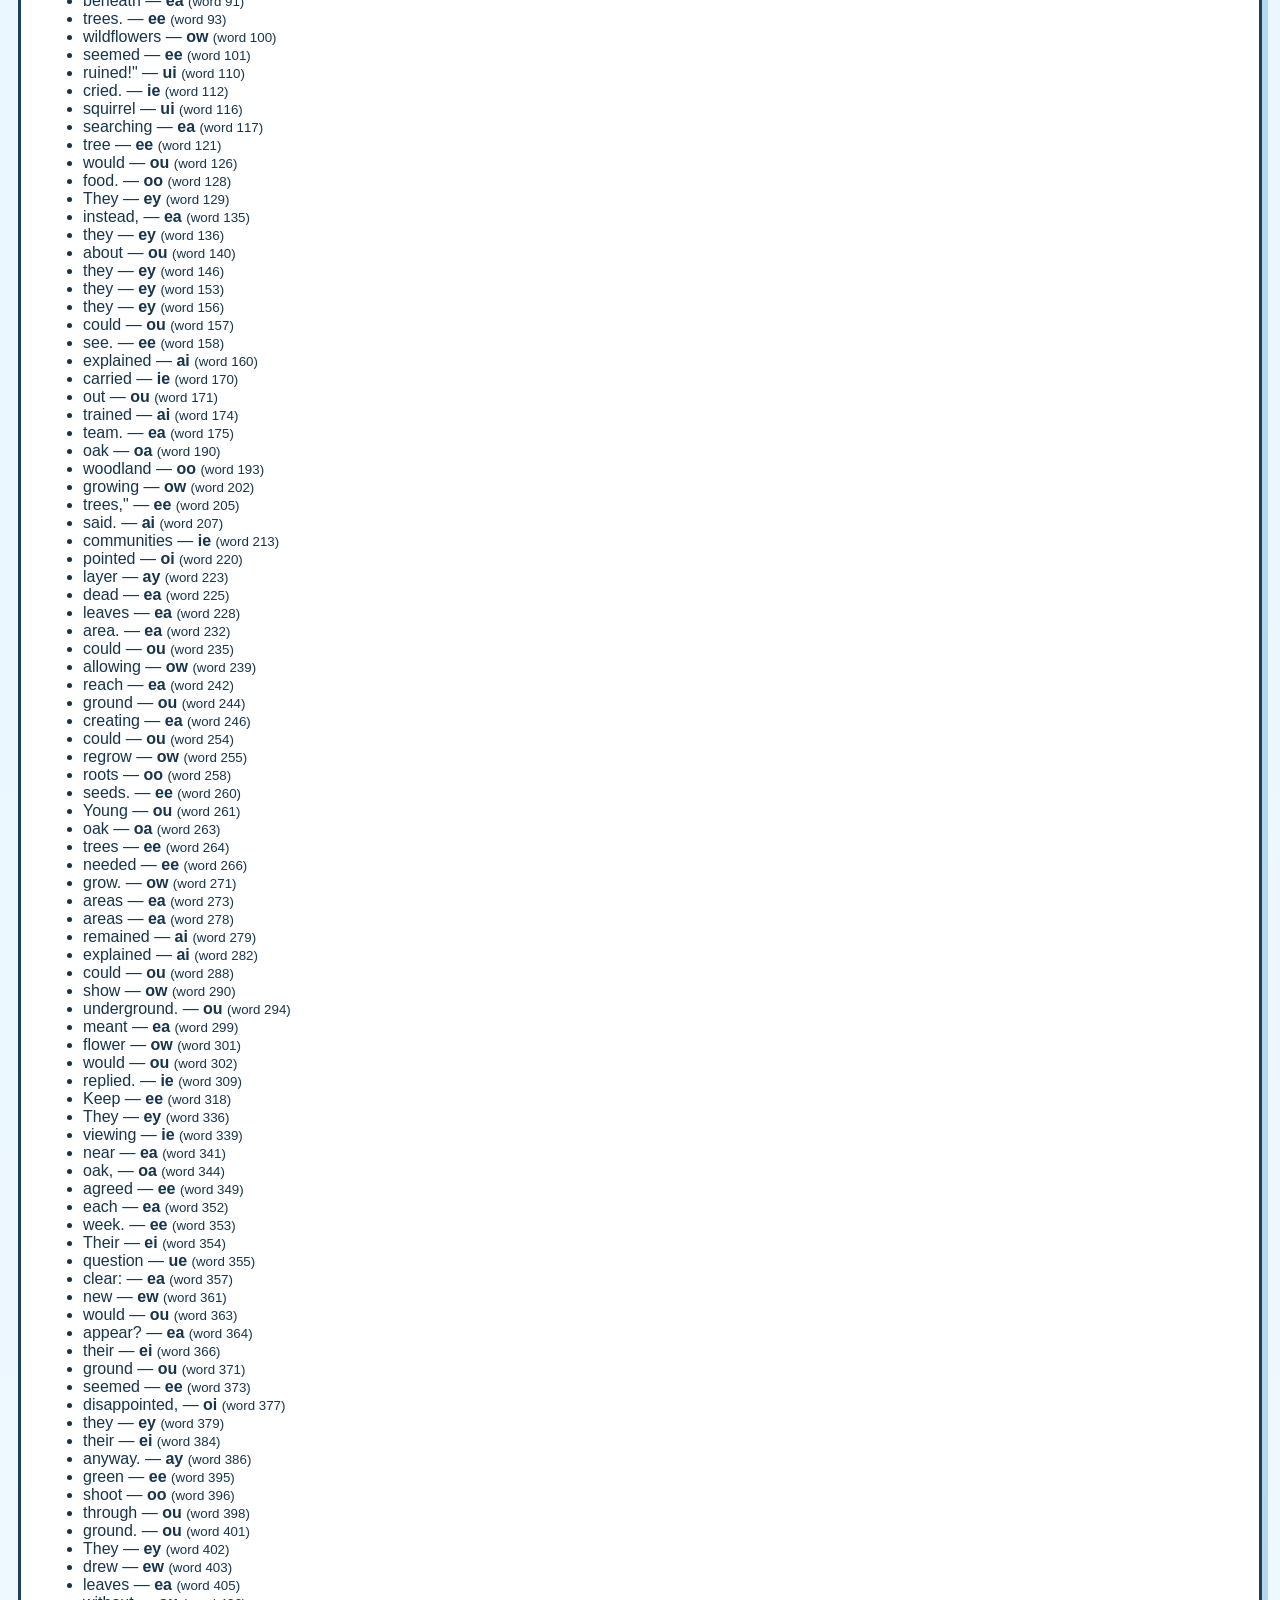
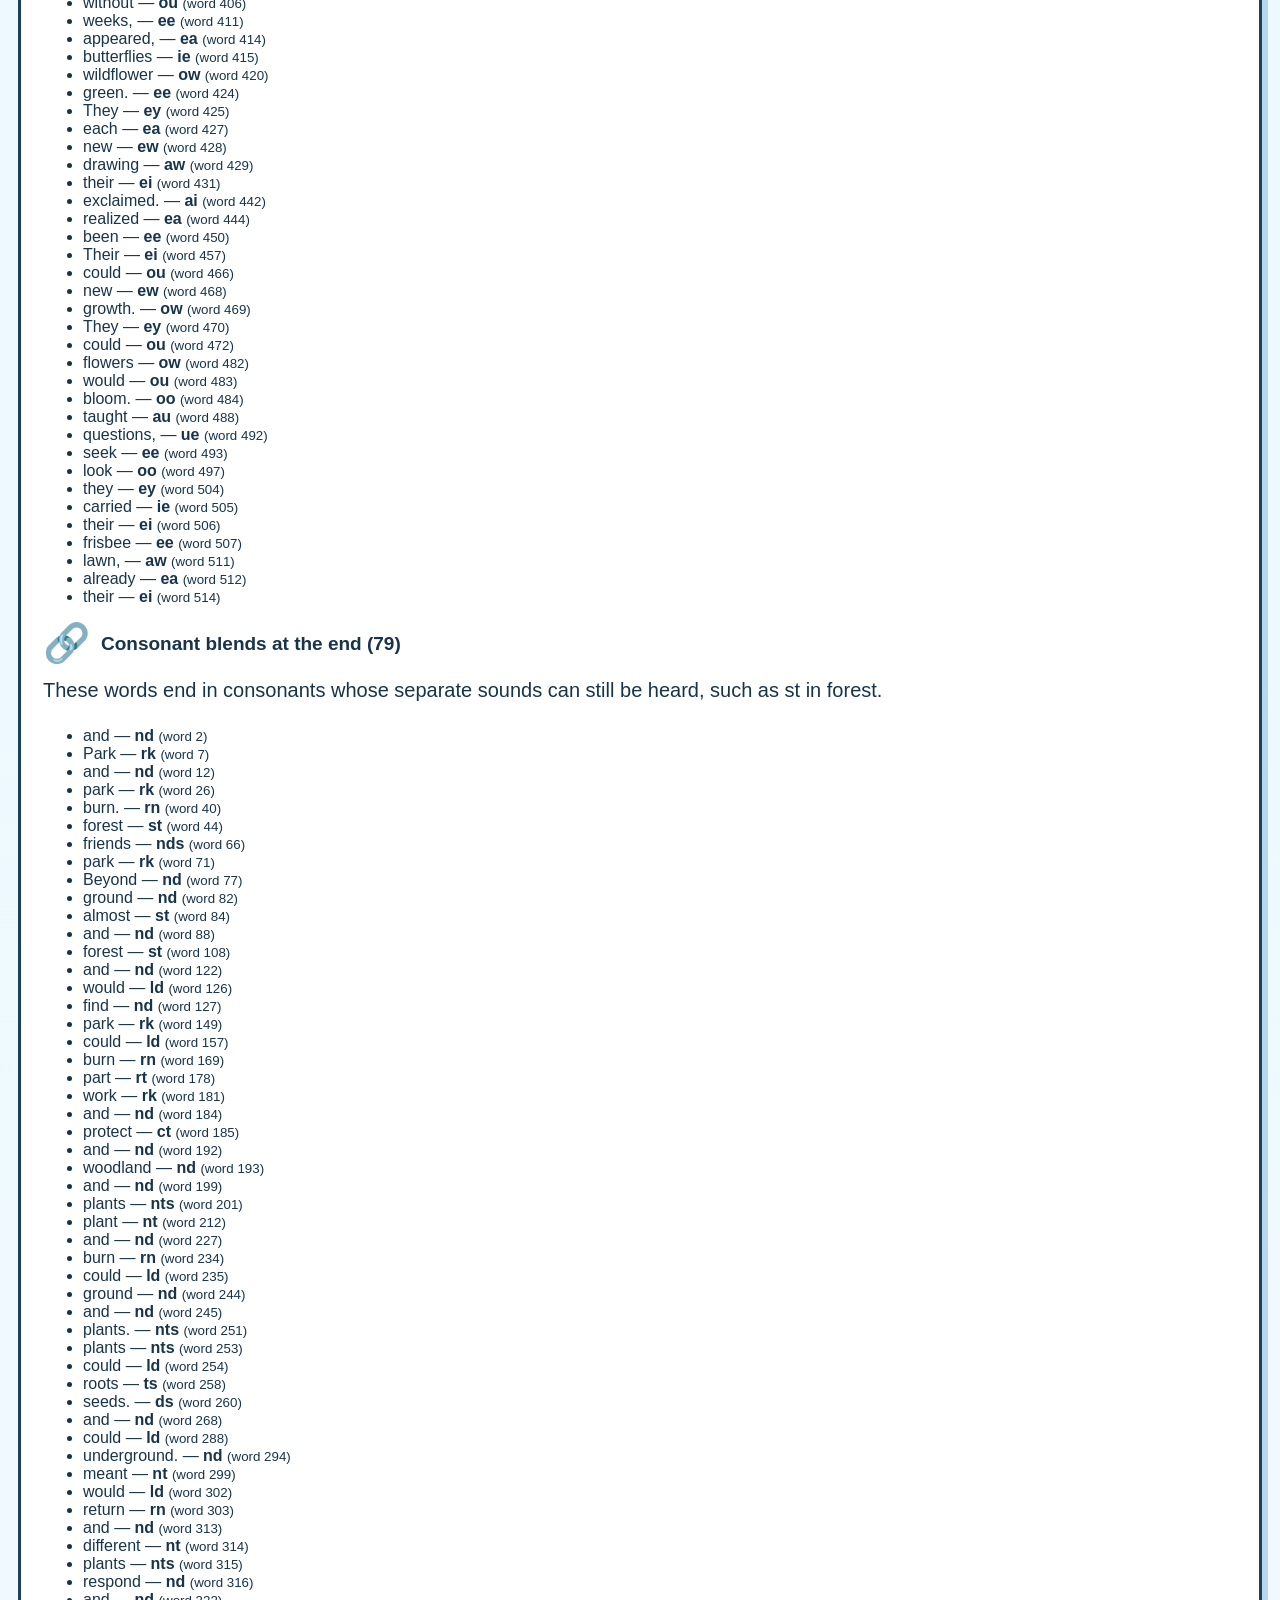
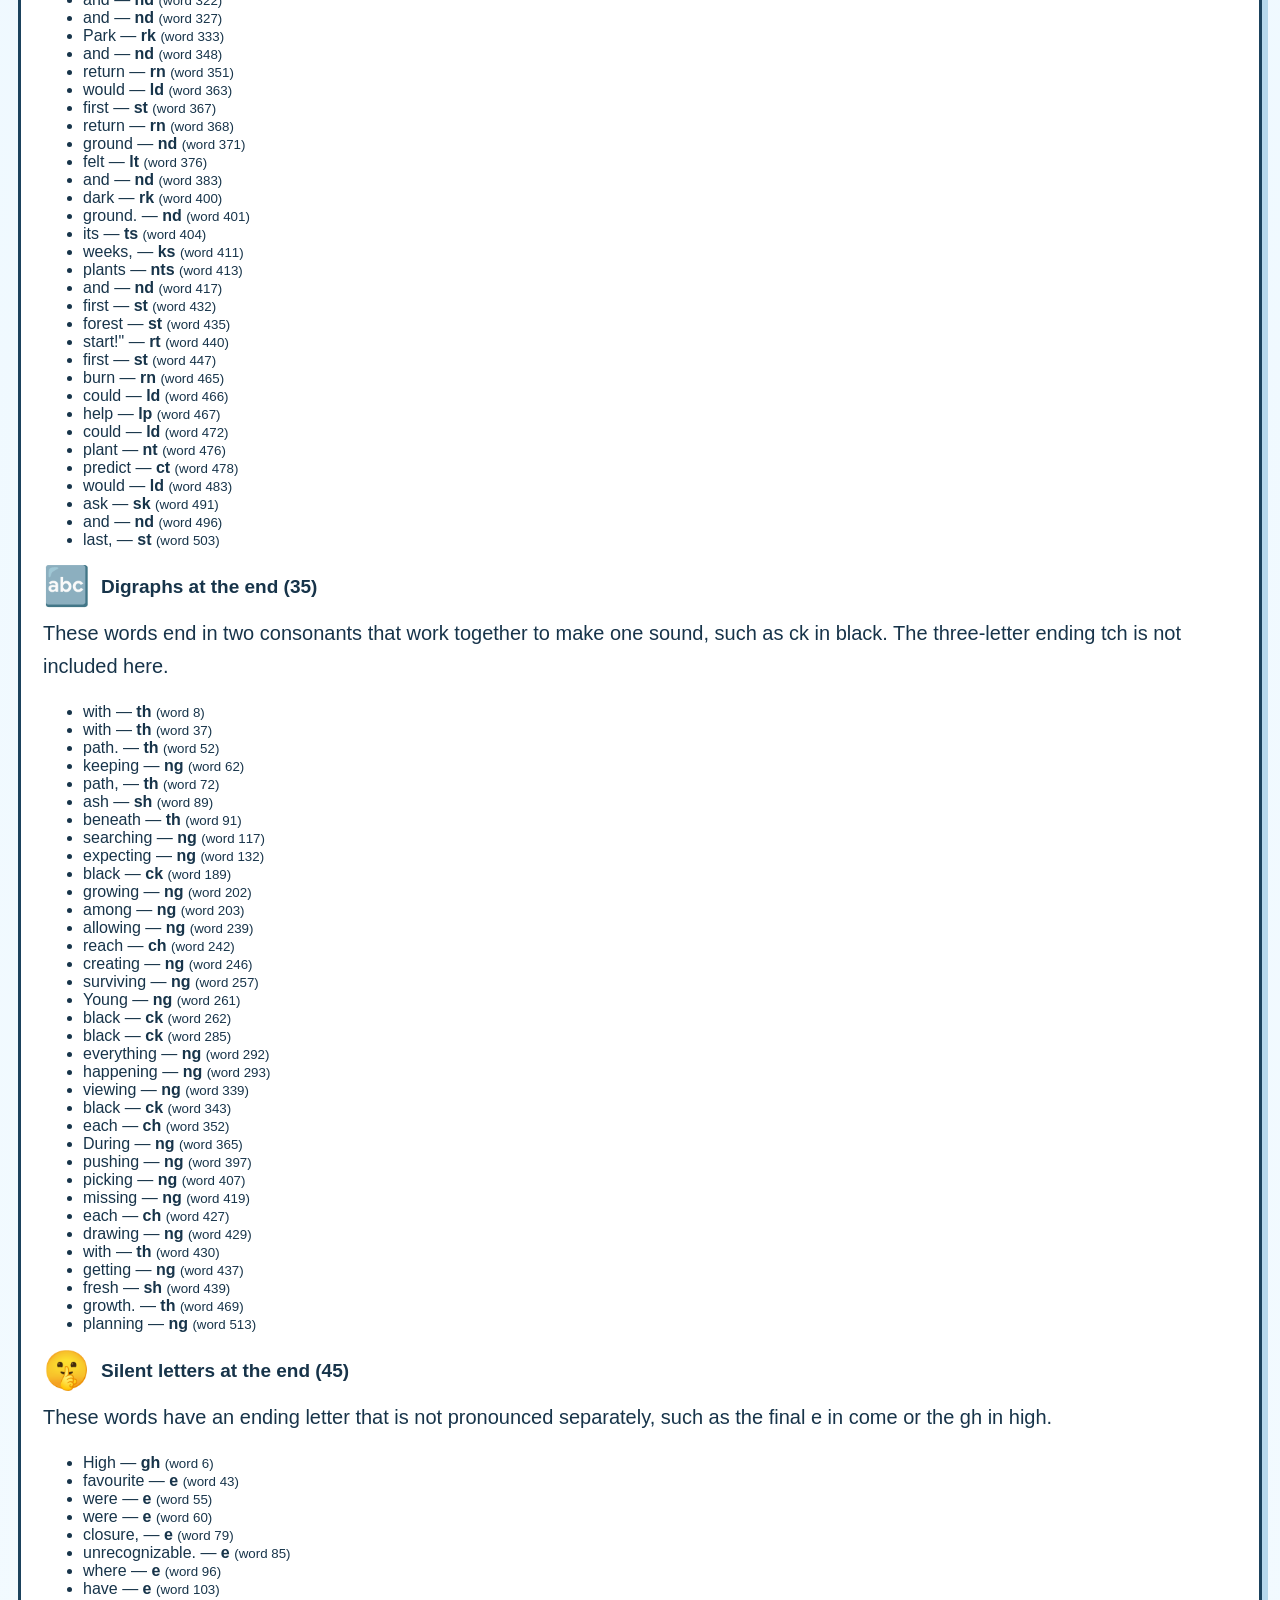
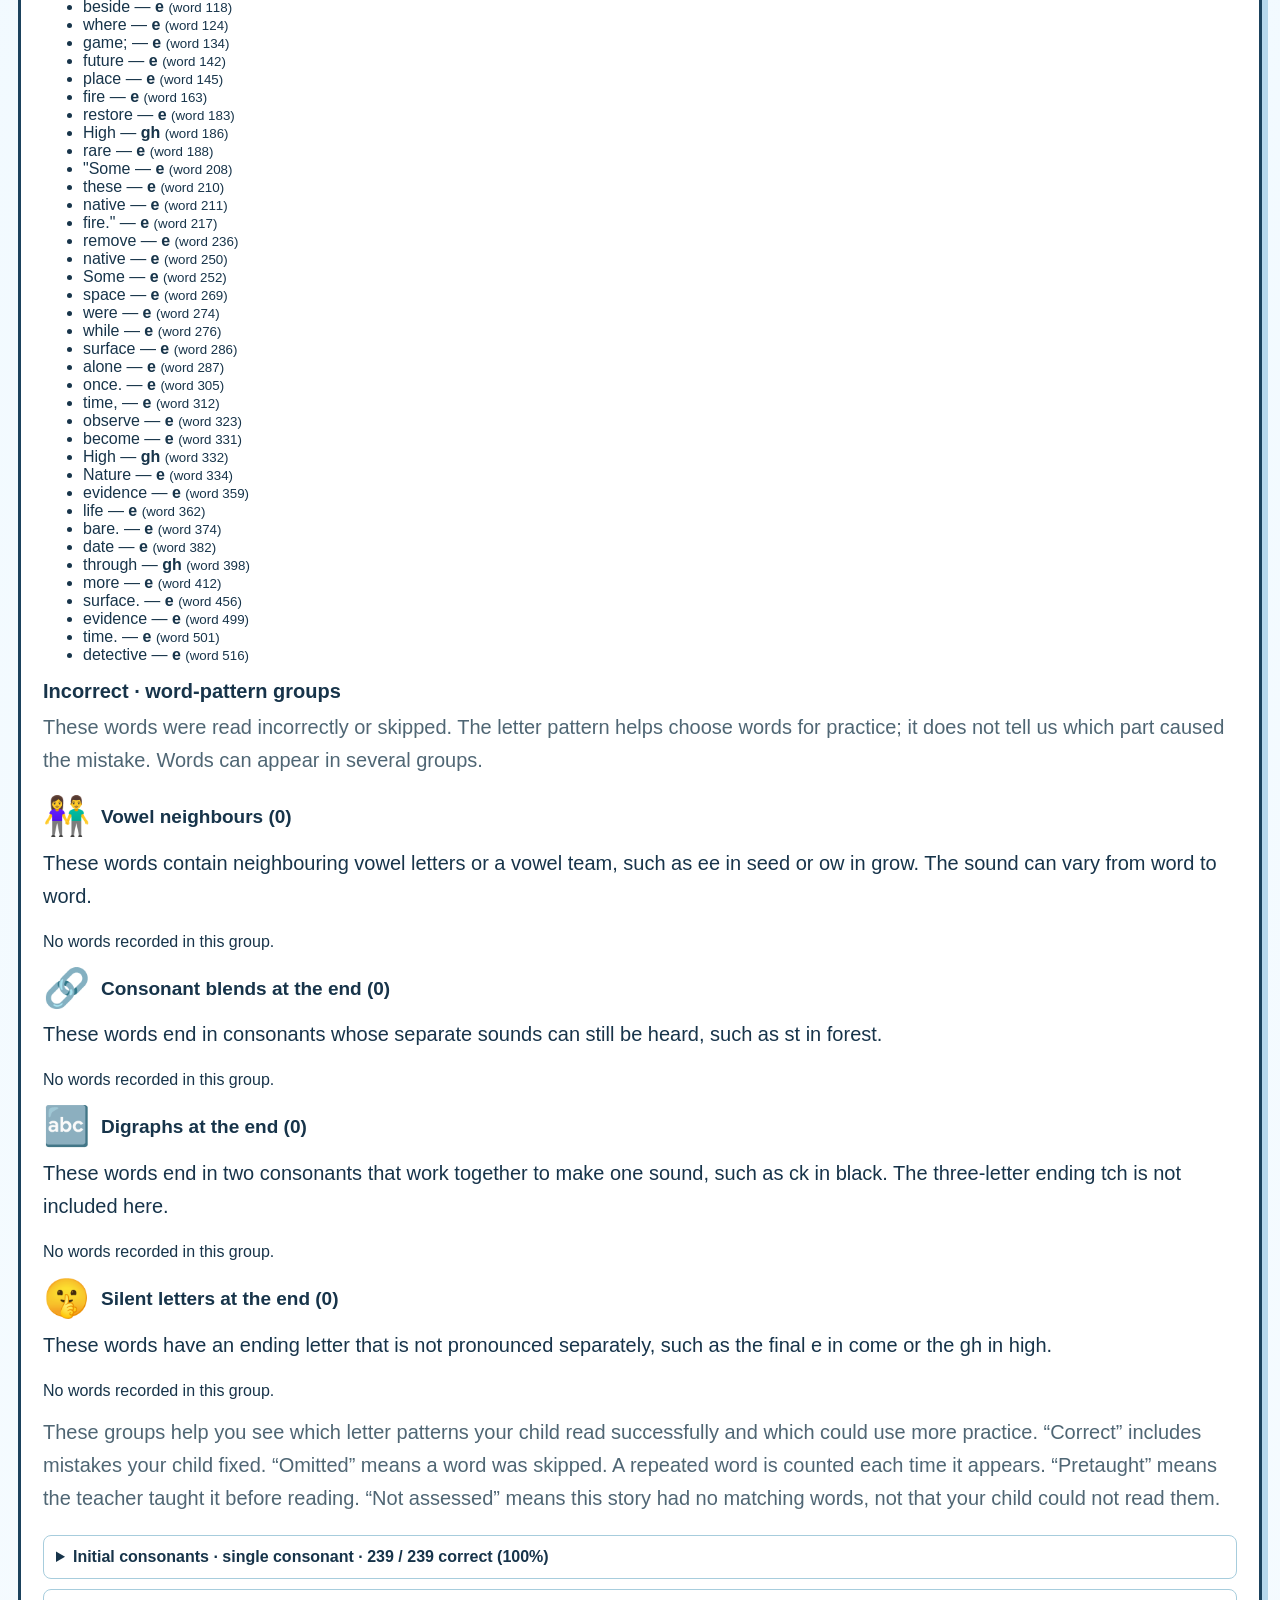
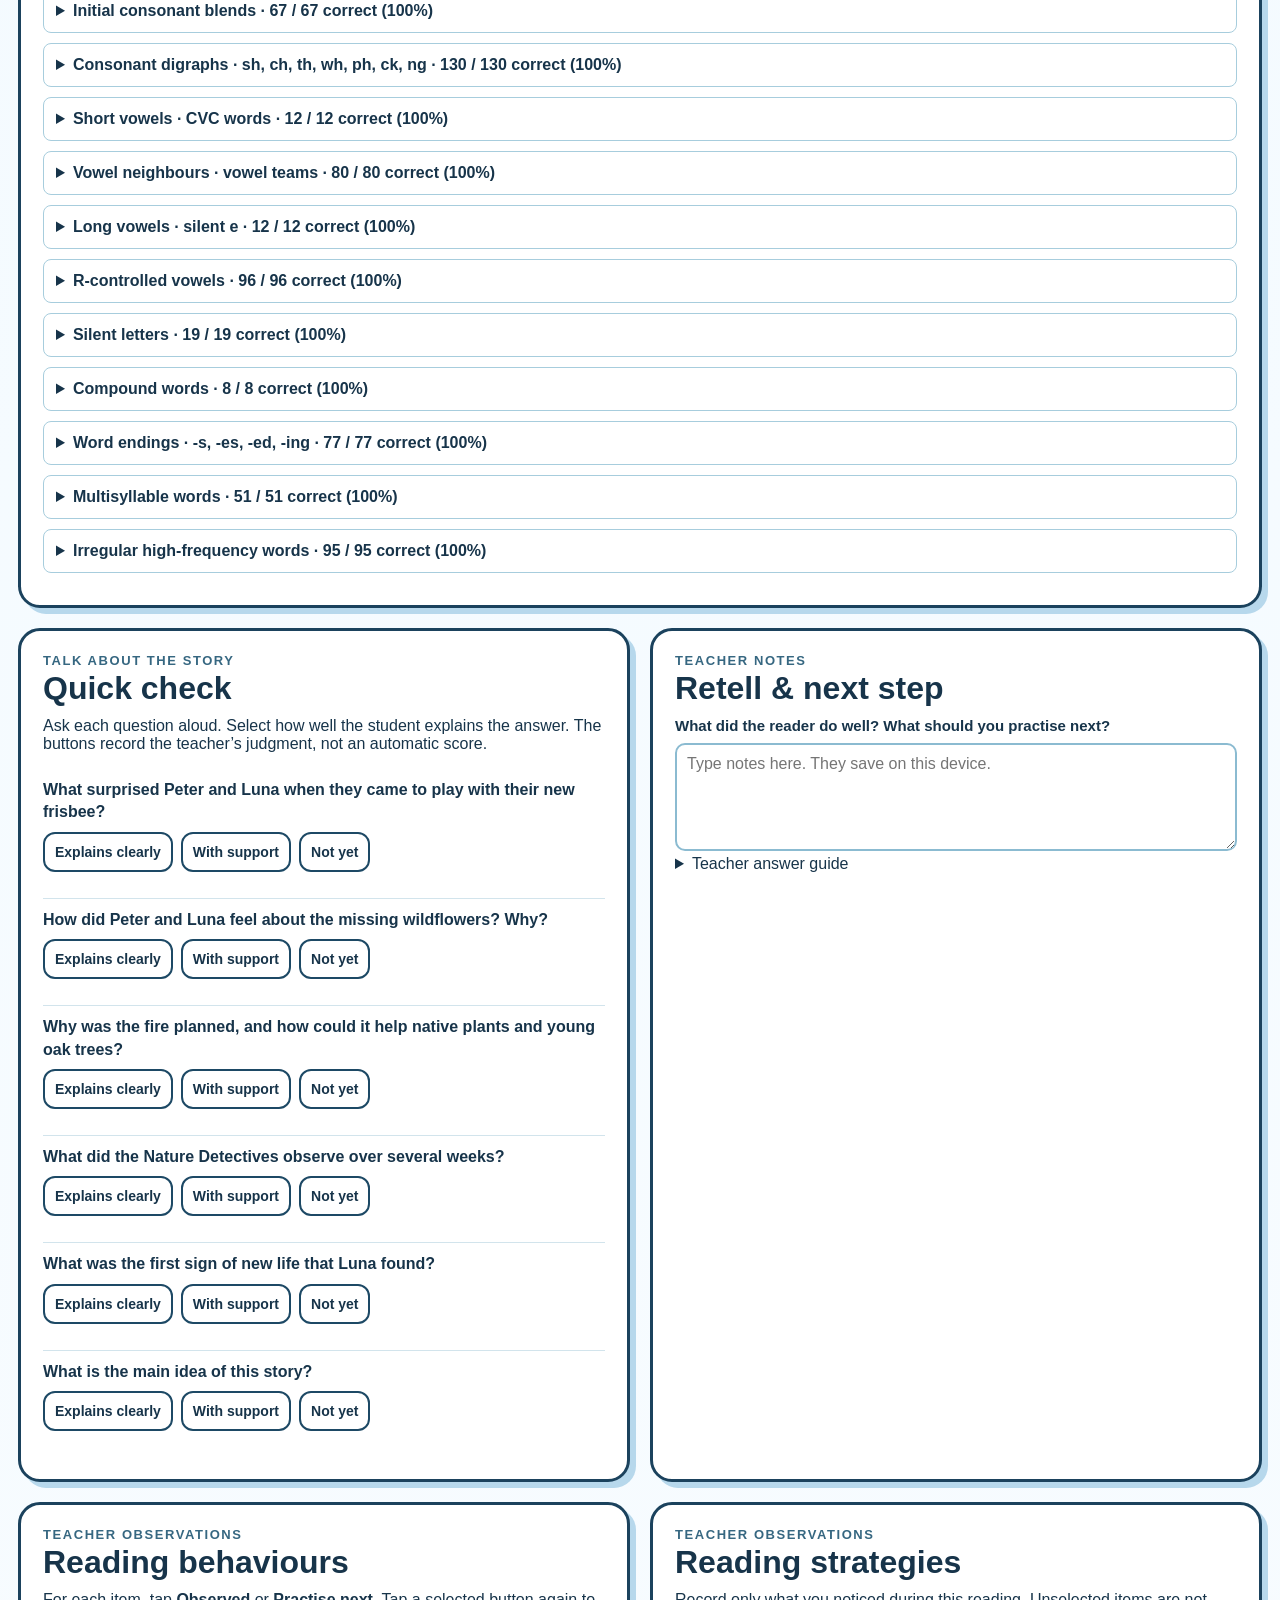
<file: Level6.html>
<!doctype html>
<html lang="en">
<head>
  <meta charset="utf-8"><meta name="viewport" content="width=device-width, initial-scale=1">
  <meta name="theme-color" content="#dceffd">
  <title>RiverReader2 | The Mystery of the Black Forest · Explorer B</title>
  <link rel="stylesheet" href="styles.css?v=pretaught-dotted-2">
</head>
<body data-page="reader" data-level="6">
  <main id="app" class="app-shell"></main>
  <script src="stories.js?v=levels-cvc-g5-1"></script><script src="assets/vendor/html2canvas.min.js"></script><script src="app.js?v=pretaught-dotted-2"></script>
</body>
</html>
</file>
<file: styles.css>
:root{font-family:"Century Gothic","Trebuchet MS",Arial,sans-serif;color:#17344a;background:#e8f5ff;font-synthesis:none}
*{box-sizing:border-box}
html,body{margin:0;min-height:100%;overscroll-behavior-y:none}
body{background:radial-gradient(circle at 8% 4%,#fff 0 4%,transparent 4.1%),radial-gradient(circle at 83% 9%,#fff 0 5%,transparent 5.1%),linear-gradient(180deg,#dcefff 0,#eaf7ff 45%,#f8fcff 100%)}
button,input,textarea{font:inherit}
button{cursor:pointer}
button:focus-visible,a:focus-visible,input:focus-visible,textarea:focus-visible{outline:4px solid #ffab2d;outline-offset:3px}
a{color:#135485}
.app-shell{width:min(1480px,100%);margin:auto;padding:18px 18px 46px}
.site-screen{display:block}
.masthead{border:3px solid #183e58;border-radius:24px;background:#fff;box-shadow:8px 8px 0 #a6d3f6;padding:18px 24px;display:flex;align-items:center;gap:18px;justify-content:space-between}
.brand-line{display:flex;align-items:center;gap:14px}
.brand-mark{font-size:52px;line-height:1;filter:drop-shadow(2px 3px 0 #99c4df)}
.eyebrow{margin:0;color:#366781;font-size:13px;line-height:1.3;font-weight:900;letter-spacing:.12em;text-transform:uppercase}
h1,h2,h3,p{margin-top:0}
h1{font-size:clamp(30px,3.7vw,56px);line-height:1.06;margin-bottom:3px;letter-spacing:-.035em}
h2{font-size:clamp(23px,2.5vw,35px);line-height:1.16;margin-bottom:10px}
h3{font-size:20px;margin-bottom:8px}
.subtitle{font-size:18px;line-height:1.4;margin:0;color:#3d5a69}
.home-hero{display:grid;grid-template-columns:minmax(0,1.2fr) minmax(280px,.8fr);gap:22px;margin:28px 0}
.card{background:#fff;border:3px solid #1b425d;border-radius:22px;box-shadow:6px 6px 0 #b7d8ec;padding:22px}
.welcome-card{background:linear-gradient(135deg,#fff 0 70%,#e8f7e9 100%)}
.welcome-card p{font-size:19px;line-height:1.45}
.trail-steps{display:grid;grid-template-columns:repeat(3,1fr);gap:10px;margin-top:18px}
.trail-step{border:2px solid #93bfd9;border-radius:15px;background:#f4fbff;padding:12px;font-weight:800;line-height:1.32;text-align:center}
.trail-step span{display:block;font-size:28px;margin-bottom:4px}
.setup-card{background:#fffef0}
.field-label{font-size:15px;font-weight:900;display:block;margin:0 0 9px}
.student-input{width:100%;min-height:48px;border:2px solid #357396;border-radius:10px;padding:8px 12px;background:#fff;font-size:18px}
.hint{font-size:14px;line-height:1.45;color:#3c5c6d;margin:9px 0 18px}
.grade-row{display:grid;grid-template-columns:repeat(4,1fr);gap:8px}
.grade-button,.plain-button,.action-button,.class-button,.rating-button{min-height:46px;border:2px solid #1d4965;border-radius:12px;background:#fff;color:#17344a;padding:9px 12px;font-weight:900;box-shadow:3px 3px 0 #b2d5e9}
.grade-button[aria-pressed="true"]{background:#fff29d;box-shadow:3px 3px 0 #d4bd50}
.grade-button:hover,.plain-button:hover,.action-button:hover,.class-button:hover,.rating-button:hover{transform:translateY(-1px)}
.selected-grade-note{font-weight:800;color:#2b617a;margin:17px 0 0}
.section-intro{display:flex;align-items:end;justify-content:space-between;gap:20px;margin:26px 0 14px}
.section-intro p{margin:0;color:#3d5a69}
.story-grid{display:grid;grid-template-columns:repeat(auto-fit,minmax(250px,1fr));gap:18px}
.story-card{position:relative;overflow:hidden;display:flex;flex-direction:column;min-height:278px}
.story-card:before{content:"";position:absolute;width:120px;height:120px;border-radius:50%;right:-35px;top:-35px;background:#e1f5e7}
.story-card>*{position:relative}
.story-emoji{font-size:47px;line-height:1;margin-bottom:12px}
.story-card h3{font-size:22px;line-height:1.16}
.story-card p{color:#446073;line-height:1.4;margin-bottom:17px}
.story-card .same-story-label{font-weight:900;color:#23556d;background:#e9f7f2;border-radius:8px;padding:6px 8px;margin-bottom:9px}
.story-card .action-button{margin-top:auto;text-align:center;text-decoration:none;background:#fff4a7;color:#193b50;display:flex;align-items:center;justify-content:center}
.story-numeral{font-size:12px;font-weight:900;letter-spacing:.12em;color:#54718a;text-transform:uppercase;margin:0 0 5px}
.home-footer{margin:28px 0;color:#3b6177;font-size:14px}
.reader-top{display:flex;align-items:center;gap:16px;justify-content:space-between;flex-wrap:wrap;margin:16px 0 22px}
.back-link{font-weight:900;text-decoration:none;border:2px solid #1d4965;background:#fff;border-radius:12px;min-height:44px;padding:10px 14px;box-shadow:3px 3px 0 #b2d5e9}
.reader-meta{display:flex;gap:8px;flex-wrap:wrap}
.pill{border:2px solid #7fb3d1;background:#fff;border-radius:99px;padding:8px 12px;font-weight:900;font-size:14px}
.reader-title-row{display:flex;align-items:center;gap:14px}
.reader-title-icon{font-size:51px}
.reader-layout{display:grid;grid-template-columns:minmax(0,1.58fr) minmax(300px,.72fr);gap:20px;align-items:start}
.passage-card{padding:25px 28px}
.reading-prompt{background:#fff9cc;border:2px solid #d3b844;border-radius:13px;padding:11px 14px;font-size:17px;line-height:1.38;font-weight:800;margin:16px 0 21px}
.cvc-sound-box{background:#eaf8ef;border:2px solid #70b68b;border-radius:13px;padding:12px 14px;font-size:16px;line-height:1.5;margin:0 0 20px}
.passage{font-size:25px;line-height:1.8;color:#1b2531}
.passage.level-0{font-size:34px;line-height:1.85}
.passage.level-1{font-size:30px;line-height:1.9}
.passage.level-2{font-size:27px}
.passage.level-3{font-size:25px}
.passage.level-4{font-size:23px}
.passage.level-5{font-size:22px}
.passage p{margin:0 0 17px}
.word-token{display:inline;border:0;border-radius:5px;padding:1px 1px 2px;background:transparent;color:inherit;font:inherit;line-height:inherit;text-align:left;touch-action:manipulation;user-select:none;-webkit-user-select:none;-webkit-touch-callout:none;vertical-align:baseline}
.word-token:hover{background:#e5f3ff}
.word-token.is-error{background:#ffd6d4;box-shadow:inset 0 -4px #d5272b}
.word-token.is-omission{background:#ffe7c7;box-shadow:inset 0 -4px #a35d00;text-decoration:line-through}
.word-token.is-self{background:#dcf2dc;box-shadow:inset 0 -4px #269850}
.word-token.is-selected{outline:3px solid #e29b1c;outline-offset:2px}
.word-token.is-error:hover{background:#ffc2be}
.word-token.is-self:hover{background:#cdf0cf}
.legend{display:flex;gap:16px;flex-wrap:wrap;color:#3b6075;font-size:14px;font-weight:800}
.legend-swatch{display:inline-block;width:16px;height:16px;vertical-align:middle;border-radius:4px;border:1px solid #7499a7;margin-right:4px}
.legend-swatch.error{background:#ffd6d4;border-bottom:4px solid #d5272b}
.legend-swatch.omission{background:#ffe7c7;border-bottom:4px solid #a35d00}
.legend-swatch.self{background:#dcf2dc;border-bottom:4px solid #269850}
.teacher-column{display:flex;flex-direction:column;gap:18px;align-self:start;position:sticky;top:12px;max-height:calc(100dvh - 24px);overflow-y:auto;overscroll-behavior:contain;min-height:0;padding:2px 7px 7px 2px;z-index:5}
.teacher-card{padding:18px}
.teacher-card p{line-height:1.45}
.metric-grid{display:grid;grid-template-columns:repeat(2,minmax(0,1fr));gap:8px;margin:12px 0}
.metric{border:2px solid #b4d4e6;background:#f2faff;border-radius:11px;padding:10px;text-align:center}
.metric strong{display:block;font-size:25px;color:#123e59}
.metric span{font-size:12px;text-transform:uppercase;letter-spacing:.05em;font-weight:900;color:#4c6b7b}
.teacher-actions{display:flex;flex-wrap:wrap;gap:9px}
.action-button.primary{background:#fff3a2}
.action-button.red{background:#e33634;color:#fff;border-color:#91201f;box-shadow:3px 3px 0 #b97975}
.action-button.green{background:#dbf5dc}
.selection-slot{width:100%}
.selection-box{max-height:min(55dvh,590px);overflow-y:auto;overscroll-behavior:contain;border:2px solid #a7cddd;background:#f4fbff;border-radius:12px;padding:12px;box-shadow:5px 5px 0 #b7d8ec}
.selection-box[hidden]{display:none}
.selection-word{font-size:20px;font-weight:900;margin-bottom:9px}
.class-row{display:flex;gap:7px;flex-wrap:wrap;margin-top:11px}
.class-button{min-height:39px;font-size:13px;padding:7px 9px;box-shadow:none}
.class-button[aria-pressed="true"],.rating-button[aria-pressed="true"]{background:#cceeff;border-color:#176a9b}
.small-note{font-size:13px;color:#4f6674}
.time-row{display:flex;align-items:center;gap:10px;flex-wrap:wrap}
.time-display{font-size:24px;font-weight:900;min-width:80px}
.map-card{margin:20px 0;padding:19px}
.map-heading{display:flex;align-items:center;justify-content:space-between;gap:10px;flex-wrap:wrap}
.map-heading h2{margin-bottom:0}
.map-frame{border:2px solid #9cc9df;border-radius:15px;background:#e8f6e8;overflow:hidden;margin:13px 0}
.map-frame svg{display:block;width:100%;height:auto}
.map-legend{display:flex;gap:14px;flex-wrap:wrap;font-size:13px;font-weight:900;color:#395a68}
.map-legend span:before{content:"";display:inline-block;width:22px;height:0;border-top:4px solid;margin-right:5px;vertical-align:middle}
.map-legend .open:before{border-color:#3284a3}
.map-legend .closed:before{border-color:#d33934;border-style:dashed}
.map-legend .detour:before{border-color:#159457;border-style:dashed}
.map-legend .marker:before{width:12px;height:12px;background:#087d48;border:2px solid #fff;box-shadow:0 0 0 1px #087d48;transform:rotate(45deg);margin:0 10px 0 3px}
.below-grid{display:grid;grid-template-columns:repeat(2,minmax(0,1fr));gap:20px;margin:20px 0}
.rating-row{display:flex;flex-wrap:wrap;gap:8px;margin:8px 0 16px}
.rating-button{font-size:14px;min-height:40px;padding:7px 10px;box-shadow:none}
.response-question{padding:10px 0;border-bottom:1px solid #d2e4ec}
.response-question:last-child{border-bottom:0}
.response-question strong{display:block;line-height:1.4}
.observation-item{padding:11px 0;border-top:1px solid #d2e4ec}
.observation-item:first-child{border-top:0}
.observation-item strong{display:block;line-height:1.4}
.observation-item .rating-row{margin:7px 0 1px}
.teacher-notes{width:100%;min-height:108px;resize:vertical;border:2px solid #8bbbd1;border-radius:10px;padding:10px;font-size:16px}
.story-nav{display:flex;justify-content:space-between;gap:12px;margin:22px 0}
.story-nav a{display:flex;align-items:center;justify-content:center;text-decoration:none;min-width:135px}
.save-note{color:#3e697e;font-size:13px;font-weight:800}
.visually-hidden{position:absolute!important;width:1px;height:1px;padding:0;margin:-1px;overflow:hidden;clip:rect(0,0,0,0);white-space:nowrap;border:0}
#print-report{display:none}
@media(max-width:980px){.reader-layout{grid-template-columns:minmax(0,1fr) minmax(280px,38%);gap:12px}.teacher-card{padding:13px}.home-hero{grid-template-columns:1fr 1fr}}
@media(max-width:700px){.app-shell{padding:10px 10px 30px}.masthead{padding:13px 15px;border-radius:18px}.brand-mark{font-size:39px}.home-hero,.below-grid,.reader-layout{grid-template-columns:1fr}.trail-steps{grid-template-columns:1fr 1fr 1fr}.teacher-column{order:-1;top:6px;max-height:35dvh;background:#fff;border:2px solid #1b425d;border-radius:14px;box-shadow:4px 4px 0 #b7d8ec;padding:8px}.selection-box{max-height:28dvh}.passage-card{padding:16px}.passage.level-0{font-size:28px}.passage.level-1{font-size:25px}.passage.level-2{font-size:24px}.passage.level-3,.passage.level-4,.passage.level-5{font-size:22px}.story-grid{grid-template-columns:1fr}.reader-title-icon{font-size:39px}}
@media print{html,body{background:#fff!important;color:#000!important;overscroll-behavior:auto}.app-shell{width:100%;padding:0;margin:0}.site-screen{display:none!important}#print-report{display:block!important;font-family:Arial,sans-serif;color:#000;font-size:10pt}#print-report h1{font-size:21pt;margin:0 0 6pt}#print-report h2{font-size:14pt;margin:13pt 0 5pt}#print-report table{border-collapse:collapse;width:100%;margin:6pt 0}#print-report th,#print-report td{border:1px solid #333;padding:5pt;text-align:left}#print-report .report-meta{display:grid;grid-template-columns:repeat(2,1fr);gap:3pt 15pt}#print-report .report-passage{line-height:1.7;font-size:10.5pt}#print-report .report-error{background:#eee;text-decoration:underline wavy #b00;text-underline-offset:2px}#print-report .report-self{background:#eee;border-bottom:2px solid #555}#print-report .report-note{border:1px solid #999;padding:7pt;min-height:30pt;white-space:pre-wrap}.print-no-break{break-inside:avoid}}
@media print{@page{size:letter landscape;margin:.4in}#print-report .word-ledger{table-layout:fixed;font-size:8pt}#print-report .word-ledger thead{display:table-header-group}#print-report .word-ledger td{padding:2.5pt 3pt;vertical-align:top}#print-report .word-ledger tr{break-inside:avoid}#print-report .word-ledger th:nth-child(1),#print-report .word-ledger td:nth-child(1){width:4%}#print-report .word-ledger th:nth-child(2),#print-report .word-ledger td:nth-child(2){width:11%}#print-report .word-ledger th:nth-child(3),#print-report .word-ledger td:nth-child(3){width:14%}#print-report .word-ledger th:nth-child(4),#print-report .word-ledger td:nth-child(4){width:12%}#print-report .word-ledger th:nth-child(5),#print-report .word-ledger td:nth-child(5){width:23%}#print-report .word-ledger th:nth-child(6),#print-report .word-ledger td:nth-child(6){width:36%}#print-report .word-number{color:#555}#print-report .word-status{font-weight:700}#print-report .word-result[data-status="incorrect"] .word-status{text-decoration:underline}#print-report .word-result[data-status="omission"] .word-status{text-decoration:line-through}#print-report .word-result[data-status="self-corrected"] .word-status{font-style:italic}#print-report .report-omission{background:#eee;text-decoration:line-through}}

/* School-supply student IDs */
.student-grid{display:grid;grid-template-columns:repeat(5,minmax(0,1fr));gap:10px}.student-tile{display:flex;flex-direction:column;align-items:center;justify-content:center;gap:6px;min-height:103px;padding:8px 3px;border:2px solid #d7e4e5;background:white;border-radius:14px;color:#315d68;font-size:12px;font-weight:bold}.student-tile img{height:63px;width:72px;object-fit:contain;pointer-events:none}.student-tile:hover,.student-tile:focus-visible{background:#eff7f2;border-color:#315d68}.student-selected{display:flex;align-items:center;gap:10px;padding:9px 0 17px;font-size:15px;font-weight:bold}.student-selected img{height:40px;width:45px;object-fit:contain}.student-selected button{margin-left:auto;border:1px solid #d7e4e5;border-radius:9px;background:white;padding:8px;font-size:12px;color:#315d68}
@media(max-width:520px){.student-grid{gap:6px;grid-template-columns:repeat(4,minmax(0,1fr))}.student-tile{min-height:92px;font-size:11px}.student-tile img{height:53px;width:58px}}
[hidden]{display:none!important}

.word-ticks{position:fixed;z-index:1000;display:flex;gap:12px;flex-wrap:wrap;max-width:calc(100vw - 16px);padding:10px 12px;background:#fff;border:2px solid #1b425d;border-radius:10px;box-shadow:0 3px 12px #0003;font:700 14px/1.4 Arial,sans-serif;color:#17344a}.word-ticks label{display:flex;align-items:center;gap:4px;cursor:pointer;min-height:28px}.word-ticks input{width:18px;height:18px;accent-color:#1b6c93}

.cvc-preview-card{margin:20px 0}.preview-table{width:100%;border-collapse:collapse;font-size:14px}.preview-table th,.preview-table td{border:1px solid #a7cddd;padding:8px;text-align:left}.preview-table th{background:#eaf4fa}.preview-table input{width:18px;height:18px;vertical-align:middle}
.teacher-added-box{margin:16px 0;padding:16px;border:2px solid #527d97;border-radius:12px;background:#edf7ff}.teacher-added-box h3{margin:0 0 10px}.teacher-added-words{display:flex;flex-wrap:wrap;gap:10px;list-style:none;padding:0;margin:0}.teacher-added-words li{background:#fff;border:1px solid #a7cddd;border-radius:8px;padding:8px 14px;font-size:20px;font-weight:700}

.word-token.is-pretaught{border-top:3px solid #d5ad00}.word-token.is-pretaught:not(.is-error):not(.is-self):not(.is-omission){background:#fff2a6}.report-pretaught{background:#fff2a6;print-color-adjust:exact;-webkit-print-color-adjust:exact}
.top-timer-card{margin:16px 0;background:#fff9df;border:3px solid #d2a632}.top-timer-card h3{font-size:24px;margin:4px 0 12px}.top-timer-card .time-display{font-size:38px}.top-timer-card .time-row{justify-content:flex-start;gap:20px}

.cvc-word-results{margin:20px 0}.cvc-word-results td{vertical-align:top;width:50%}.cvc-word-results ul{padding-left:22px;margin:0}.cvc-word-results li{padding:4px 0}

.decoding-card{margin:20px 0}.decoding-area{margin:10px 0;border:1px solid #a7cddd;border-radius:8px;padding:12px}.decoding-area summary{cursor:pointer;font-weight:700}.decoding-area td{width:50%;vertical-align:top}.decoding-area ul{padding-left:22px}.decoding-area li{padding:3px 0}

.digraph-ticks{flex-basis:100%;font-size:13px;border-top:1px solid #a7cddd;padding-top:5px}.digraph-ticks:empty{display:none}.word-ticks{max-width:min(420px,calc(100vw - 16px))}

@media print{#print-report{font-size:11pt;line-height:1.4}#print-report h1{font-size:24pt}#print-report h2{color:#234f60;border-bottom:1px solid #a7cddd;padding-bottom:4pt}#print-report h3{font-size:12pt;break-after:avoid}#print-report .family-intro{background:#edf7fa;padding:10pt;border-left:4pt solid #527d97}#print-report .section-explanation,#print-report .small-note{font-size:10.5pt;color:#333}#print-report .word-ledger{font-size:10pt}#print-report th{background:#edf7fa}#print-report td{vertical-align:top}#print-report p{margin:6pt 0}#print-report ul{padding-left:16pt}#print-report .report-meta{gap:6pt 15pt}}
/* Larger parent-facing assessment explanations. */
.cvc-preview-card>p,.cvc-word-results .small-note,.decoding-card>p,.decoding-card .small-note,.decoding-card .section-explanation,#cvc-preview-results .small-note{font-size:18px;line-height:1.6}
@media print{#print-report p,#print-report .small-note,#print-report .section-explanation,#print-report .family-intro{font-size:13pt;line-height:1.5}#print-report p small{font-size:12pt}}
/* Larger explanations for families. */
.cvc-preview-card>p,.cvc-word-results .small-note,.decoding-card>p,.decoding-card .small-note,.decoding-card .section-explanation,#cvc-preview-results .small-note{font-size:20px;line-height:1.65}
@media print{#print-report p,#print-report .small-note,#print-report .section-explanation,#print-report .family-intro{font-size:15pt;line-height:1.55}#print-report p small{font-size:14pt}#print-report h2{font-size:18pt}#print-report h3{font-size:16pt}}
.assessment-emoji{display:inline-block;font-size:2em;line-height:1;vertical-align:middle;margin:0 .15em .1em 0;font-family:"Segoe UI Emoji","Apple Color Emoji",sans-serif}@media print{#print-report .assessment-emoji{font-size:2em}}

.paired-decoding-group h4{font-size:19px;margin:18px 0 8px}.paired-decoding-group .section-explanation{font-size:20px;line-height:1.65}@media print{#print-report h4{font-size:16pt;break-after:avoid}#print-report .paired-decoding-group .section-explanation{font-size:15pt;line-height:1.55}}

.passage-export-tools{display:flex;align-items:center;flex-wrap:wrap;gap:8px;margin:8px 0}.passage-export-tools [role=status]{font-size:14px}.passage-export-tools a{display:inline-block}

.report-passage-image{display:block;width:100%;height:auto;border:1px solid #d7e4e5;object-fit:contain}@media print{#report-passage-picture{break-inside:avoid}#print-report .report-passage-image{max-height:6.2in;width:auto;max-width:100%;margin:0 auto;object-fit:contain}}

@font-face{font-family:Andika;src:url('assets/fonts/Andika-Regular.ttf') format('truetype');font-weight:400;font-display:swap}
.teach-review-dialog{width:min(780px,calc(100vw - 24px));height:min(620px,calc(100dvh - 24px));max-height:calc(100dvh - 24px);box-sizing:border-box;padding:20px;border:3px solid #527d97;border-radius:22px;background:#fffdf5;color:#17344a;overflow:hidden}
.teach-review-dialog[open]{display:flex;flex-direction:column;gap:12px}.teach-review-dialog::backdrop{background:#17344aaa}.teach-review-heading{display:flex;align-items:center;justify-content:space-between;gap:12px}.teach-review-heading h2{font-size:24px;margin:0}.teach-review-hint{font-size:15px;line-height:1.4;margin:0}.teach-review-list{flex:1;min-height:0;display:grid;grid-template-rows:repeat(4,minmax(0,1fr));gap:10px}.teach-review-word{display:flex;align-items:center;gap:20px;padding:8px 18px;border:2px solid #c7dce4;border-radius:14px;background:#fff;cursor:pointer;min-height:0}.teach-review-word:has(input:checked){background:#edf7e9;border-color:#5e915b}.teach-review-word input{width:32px;height:32px;flex:none;accent-color:#407c4a}.teach-review-word span{font-family:Andika,Arial,sans-serif;font-size:clamp(28px,4vw,46px);font-weight:400;line-height:1.2}.teach-review-nav{display:flex;align-items:center;justify-content:space-between;gap:10px}.teach-review-nav button{min-height:42px}.teach-review-nav span{font-size:15px}@media(max-height:560px){.teach-review-dialog{padding:12px;gap:6px}.teach-review-heading h2{font-size:20px}.teach-review-hint{font-size:12px}.teach-review-list{gap:5px}.teach-review-word span{font-size:28px}.teach-review-word{padding:4px 12px}.teach-review-word input{width:26px;height:26px}}@media print{.teach-review-dialog{display:none!important}}

/* Pretaught words: open-top dotted frame, without a highlight fill. */
.word-token.is-pretaught{border:0;border-left:2px dotted #58718a;border-right:2px dotted #58718a;border-bottom:2px dotted #58718a}
.word-token.is-pretaught:not(.is-error):not(.is-self):not(.is-omission){background:transparent}
.report-pretaught{background:transparent;border-top:0;border-left:2px dotted #58718a;border-right:2px dotted #58718a;border-bottom:2px dotted #58718a}
.word-token.is-pretaught,.report-pretaught{border-top:0;border-left:0;border-right:0;border-bottom:2px dotted #58718a}
</file>
<file: landing.css>
@font-face{font-family:"Andika";font-style:normal;font-weight:400;font-display:swap;src:url(assets/fonts/Andika-Regular.ttf) format("truetype")}
@font-face{font-family:"Andika";font-style:normal;font-weight:700;font-display:swap;src:url(assets/fonts/Andika-Bold.ttf) format("truetype")}
@font-face{font-family:"Andika";font-style:italic;font-weight:400;font-display:swap;src:url(assets/fonts/Andika-Regular.ttf) format("truetype")}
@font-face{font-family:"Andika";font-style:italic;font-weight:700;font-display:swap;src:url(assets/fonts/Andika-Bold.ttf) format("truetype")}

:root{font-family:"Andika",Arial,sans-serif;color:#263f48;background:#f3f7f6;--teal:#315d68;--muted:#667b86;--line:#d7e4e5;--mint:#e1efea;--gold:#f5cc70}
*{box-sizing:border-box}body{margin:0}button,a{font:inherit}button{cursor:pointer}a{color:inherit}button:focus-visible,a:focus-visible,summary:focus-visible{outline:3px solid #af7200;outline-offset:4px}[hidden]{display:none!important}
.landing{min-height:100dvh;display:grid;grid-template-columns:minmax(280px,.82fr) minmax(540px,1.25fr);gap:clamp(28px,4vw,72px);max-width:1600px;margin:auto;padding:clamp(22px,3.4vw,56px);align-items:center}
.brand{display:flex;align-items:center;gap:10px;font-weight:bold;font-size:15px;letter-spacing:1.5px;color:var(--teal);margin-bottom:28px}.brand-mark{display:grid;place-items:center;width:44px;height:44px;border-radius:13px;background:var(--mint);font-size:26px;letter-spacing:0}
.eyebrow{font-size:12px;font-weight:bold;letter-spacing:2px;color:var(--teal);margin:0 0 13px}.welcome h1{font-size:clamp(54px,5.5vw,86px);letter-spacing:-3.5px;line-height:1.02;margin:0 0 20px}.welcome h1 span{color:var(--teal)}.star{font-size:.48em;color:#bd8c1f;vertical-align:top;display:inline-block;transform:rotate(-12deg);margin-left:6px}
.intro{font-size:clamp(19px,1.6vw,24px);line-height:1.5;max-width:440px;margin:0 0 22px;color:#536e78}.welcome-picture{display:block;width:100%;max-width:430px;max-height:260px;object-fit:contain;object-position:left center;margin:18px 0}
.features{display:grid;gap:10px;font-size:14px;line-height:1.4;padding:0;list-style:none;margin:22px 0}.features li{display:flex;align-items:center;gap:11px}.features b{display:grid;place-items:center;width:27px;height:27px;flex:none;border-radius:8px;background:var(--mint);color:var(--teal);font-size:11px}.local-note{font-size:12px;color:var(--muted);line-height:1.5;margin:22px 0 0}
.picker{background:white;border:1px solid #e2e9e8;border-radius:28px;padding:clamp(23px,2.5vw,38px);box-shadow:0 16px 42px #34535a0d;min-width:0}.picker h2{font-size:clamp(25px,2.2vw,33px);letter-spacing:-1px;margin:0 0 9px}.picker-note{font-size:14px;line-height:1.5;color:var(--muted);margin:0 0 20px}
.grade-tabs{display:grid;grid-template-columns:1fr 1fr;gap:10px;margin-bottom:23px}.grade-tabs button{border:2px solid var(--line);border-radius:14px;padding:11px;text-align:left;background:#fff;color:var(--teal);min-height:66px}.grade-tabs strong{display:block;font-size:22px}.grade-tabs span{font-size:13px}.grade-tabs [aria-selected=true]{background:#e1efea;border-color:var(--teal);box-shadow:0 3px 0 #315d6824}.grade-tabs button:nth-child(2)[aria-selected=true]{background:#eee8f8;border-color:#65518d;color:#58407e}
.section-heading{display:flex;align-items:center;justify-content:space-between;gap:12px;margin:0 0 10px}.section-heading h3{font-size:16px;margin:0}.section-heading span{font-size:11px;color:var(--muted)}.days{display:grid;grid-template-columns:repeat(5,minmax(0,1fr));gap:10px;margin-bottom:25px}.day{display:flex;flex-direction:column;align-items:center;justify-content:center;gap:4px;min-height:91px;border:1px solid #d7e4e5;border-radius:15px;text-decoration:none;background:#eff6f2;font-size:12px;color:#315d68}.day strong{font-size:32px;line-height:1.1}.day:nth-child(2){background:#fff3d8}.day:nth-child(3){background:#fcebee}.day:nth-child(4){background:#eef1fb}.day:nth-child(5){background:#e8f4f7}.day:hover{border-color:var(--teal);box-shadow:0 3px 0 #315d6824;transform:translateY(-2px)}
.benches{display:grid;grid-template-columns:repeat(3,minmax(0,1fr));gap:9px}.bench{display:flex;align-items:center;gap:10px;border:1px solid var(--line);border-radius:12px;padding:10px 8px;min-height:58px;text-decoration:none;background:#fafcfb;font-size:12px;line-height:1.3}.bench>b{display:grid;place-items:center;flex:none;background:var(--mint);color:var(--teal);border-radius:9px;width:30px;height:33px;font-size:16px}.bench strong{display:block;font-size:10px;font-weight:normal;letter-spacing:.5px;color:var(--muted);margin-bottom:2px}.bench:hover{background:#eaf4ef;border-color:var(--teal)}.extra{font-size:12px;color:var(--teal);display:inline-block;margin-top:13px}
.picker-foot{display:flex;align-items:center;justify-content:space-between;gap:10px;padding-top:17px;border-top:1px solid #e5ecea;margin-top:21px;font-size:11px;color:var(--muted)}.picker-foot a{font-weight:bold;text-decoration:none;color:var(--teal)}
.grownups{grid-column:1/-1;border-top:1px solid var(--line);padding-top:16px;display:flex;gap:20px;align-items:flex-start;flex-wrap:wrap;font-size:12px}.grownups>details{flex:1;min-width:260px}.grownups summary{cursor:pointer;color:var(--teal);padding:6px;font-weight:bold}.parent-pdf-content{padding:10px;line-height:1.5}.parent-pdf-grid{display:grid;grid-template-columns:repeat(3,minmax(0,1fr));gap:8px}.parent-pdf-link{display:flex;flex-direction:column;gap:4px;background:#fff;border:1px solid var(--line);border-radius:10px;text-decoration:none;padding:10px}.parent-pdf-link span{color:var(--muted);font-size:11px}.learner-reset{padding:10px;line-height:1.5}.learner-reset button{border:1px solid var(--line);border-radius:8px;background:white;padding:9px;color:var(--teal);margin:3px}.reset-confirm{padding:12px;background:#fff9e9;border:1px solid #e7d3a1;border-radius:10px;margin-top:8px}.reset-confirm strong{font-size:15px}#newLearnerStatus{color:var(--teal)}
@media(min-width:1000px) and (max-height:790px){.landing{padding:22px 35px;gap:24px 45px}.brand{margin-bottom:18px}.welcome h1{font-size:69px;margin-bottom:13px}.intro{font-size:20px;margin-bottom:14px}.welcome-picture{max-height:190px;margin:10px 0}.features{margin:13px 0;gap:7px}.local-note{margin-top:12px}.picker{padding:24px}.days{margin-bottom:18px}.day{min-height:78px}.picker-foot{margin-top:17px;padding-top:13px}.grade-tabs{margin-bottom:18px}.grownups{padding-top:8px}}
@media(max-width:999px){.landing{grid-template-columns:minmax(0,1fr);max-width:750px;padding:25px;gap:26px}.welcome{display:grid;grid-template-columns:1fr 1fr;column-gap:18px}.brand,.eyebrow,.welcome h1,.intro{grid-column:1}.brand{margin-bottom:20px}.welcome h1{font-size:58px}.intro{font-size:18px;margin:0}.welcome-picture{grid-column:2;grid-row:2/6;align-self:center;margin:0}.features,.local-note{grid-column:1/-1}.features{grid-template-columns:repeat(3,minmax(0,1fr));font-size:12px;margin-bottom:0}.local-note{margin-top:12px}.grownups{display:block}.parent-pdf-grid{grid-template-columns:repeat(2,minmax(0,1fr))}}
@media(max-width:520px){.landing{padding:20px 14px}.welcome h1{font-size:48px;letter-spacing:-2px}.brand{font-size:12px;margin-bottom:16px}.intro{font-size:16px}.welcome-picture{max-height:150px}.features{display:none}.picker{padding:21px 15px;border-radius:22px}.picker h2{font-size:26px}.days{gap:6px}.day{min-height:77px}.day strong{font-size:28px}.grade-tabs button{padding:10px;min-height:62px}.grade-tabs strong{font-size:20px}.benches{grid-template-columns:repeat(2,minmax(0,1fr))}.picker-foot{font-size:10px}.parent-pdf-grid{grid-template-columns:1fr}}

.student-grid{display:grid;grid-template-columns:repeat(5,minmax(0,1fr));gap:10px}.student-tile{display:flex;flex-direction:column;align-items:center;justify-content:center;gap:6px;min-height:103px;padding:8px 3px;border:2px solid #d7e4e5;background:white;border-radius:14px;color:#315d68;font-size:12px;font-weight:bold}.student-tile img{height:63px;width:72px;object-fit:contain;pointer-events:none}.student-tile:hover,.student-tile:focus-visible{background:#eff7f2;border-color:#315d68}.student-selected{display:flex;align-items:center;gap:10px;padding:9px 0 17px;font-size:15px;font-weight:bold}.student-selected img{height:40px;width:45px;object-fit:contain}.student-selected button{margin-left:auto;border:1px solid #d7e4e5;border-radius:9px;background:white;padding:8px;font-size:12px;color:#315d68}
@media(max-width:520px){.student-grid{gap:6px;grid-template-columns:repeat(4,minmax(0,1fr))}.student-tile{min-height:92px;font-size:11px}.student-tile img{height:53px;width:58px}}
.learning-hub-link{display:inline-flex;align-items:center;gap:6px;color:#126a63;font:700 14px/1.3 "Andika",sans-serif;text-decoration:underline;padding:4px 0;min-height:32px}.learning-hub-link:focus-visible{outline:3px solid #b97909;outline-offset:3px}

/* Friendly Halloween theme. Maths representations and block colours retain their meaning. */
:root{--ink:#352442;--accent:#783c8d;--soft:#f3eafb;--warm:#f5ad54;--line:#dfcfe7;--ground:#fff8ef}
body{background:#fff8ef;color:#352442}
body.inspire{--ink:#253f36;--accent:#356e57;--soft:#edf5e9;--warm:#f5ad54;--line:#ccdfce;--ground:#f7faef}
.screen-mode .top{background:#fffcf6;border-bottom-color:var(--line)}
.screen-mode .brand{color:var(--ink)}
.screen-mode .question{border-color:var(--line);box-shadow:0 3px 0 #783c8d0a}
.screen-mode .badge{background:#f5ad54;color:#352442}
.screen-mode.inspire .badge{background:#d4e8c8;color:#253f36}
.screen-mode .allow-check{background:#fff9ef;border-color:var(--line)}
.screen-mode .allow-check input,.screen-mode .done-label input{accent-color:var(--accent)}
.screen-mode .progress{color:var(--accent)}
.screen-mode .workbench-brand-picture{object-fit:contain}
.landing{color:#352442;background:radial-gradient(ellipse at 0 10%,#fce3ba88,transparent 45%),radial-gradient(ellipse at 100% 100%,#e4d4f088,transparent 45%)}
.landing .brand,.landing .eyebrow{color:#783c8d}.landing .brand-mark{background:#f9e4c7;color:#9b5415}
.landing h1{color:#352442}.landing h1 span{color:#783c8d}.landing .star{color:#d78120}
.landing .intro,.landing .picker-note,.landing .local-note,.landing .features{color:#65546f}
.landing .picker{border-color:#dfcfe7;background:#fffdf9;box-shadow:0 16px 42px #6d3e7310}
.landing .welcome-picture{width:min(100%,390px);height:auto;max-height:260px;object-fit:contain;border-radius:20px;background:#fce8cf}
.landing .student-tile{background:#fffaf2;border-color:#e5d6bf}.landing .student-tile[aria-pressed=true],.landing .student-tile.selected{border-color:#783c8d;background:#f3eafb;color:#352442}
.landing [role=tab][aria-selected=true]{border-color:#783c8d;background:#f3eafb;color:#352442}
.landing #tab-inspire[aria-selected=true]{border-color:#356e57;background:#edf5e9;color:#253f36}
.landing .day{background:#fff3dc;border-color:#ead6b6;color:#5a3a20}.landing .day:nth-child(even){background:#f1eafb;border-color:#dfcfe7;color:#57386c}
.landing .bench{background:#fffaf2;border-color:#e5d6bf}.landing .bench:hover,.landing .day:hover{border-color:#783c8d}
.landing .features b{background:#f3eafb;color:#783c8d}
.landing button:focus-visible,.landing a:focus-visible{outline:3px solid #b66c14;outline-offset:4px}
.spooky-base-note{padding:10px 14px;border:1px solid #dfcfe7;border-radius:12px;background:#fff6e7;color:#55435d;font-size:15px}
@media(max-height:800px) and (min-width:1001px){.landing .welcome-picture{max-height:205px;width:min(100%,310px)}}

.class-topics{grid-template-columns:repeat(2,minmax(0,1fr));margin-top:14px}.start-booklet{display:block;min-height:55px;text-align:center;padding:10px;margin-bottom:12px}.start-booklet strong{font-size:23px}.landing .welcome h1{font-size:clamp(48px,6vw,82px)}.landing .brand{font-size:20px}.landing .bench{min-height:72px}.landing .benches strong{font-size:13px}.parent-pdf-link{margin:10px 0}.landing .welcome-picture{max-height:220px}@media(max-width:600px){.class-topics{grid-template-columns:1fr}}
/* Compact entry screen; expanded teacher tools open over the screen. */
.extra-activities{font-size:14px;margin-top:9px}.extra-activities summary{cursor:pointer;padding:4px}.extra-activities[open]{position:fixed;z-index:25;top:50%;left:50%;transform:translate(-50%,-50%);width:min(900px,94vw);max-height:88dvh;overflow:auto;background:#fffdf9;border:2px solid #783c8d;border-radius:15px;padding:16px;box-shadow:0 0 0 100vmax #35244255}
.landing{grid-template-columns:minmax(250px,.8fr) minmax(460px,1.3fr)}
.landing{height:100dvh;min-height:0;padding:20px 28px;gap:12px 36px;grid-template-rows:minmax(0,1fr) auto;align-items:center}.landing .welcome{min-height:0}.landing .brand{font-size:19px;margin-bottom:14px;letter-spacing:0}.landing .brand-mark{height:36px;width:36px;font-size:23px}.landing .eyebrow{margin-bottom:8px;letter-spacing:1px}.landing .welcome h1{font-size:clamp(42px,5vw,66px);margin-bottom:12px}.landing .intro{font-size:19px;line-height:1.35;margin-bottom:10px}.landing .welcome-picture{max-height:160px;margin:10px 0}.landing .features{gap:6px;margin:10px 0;font-size:13px}.landing .local-note{font-size:12px;line-height:1.3;margin:8px 0}.landing .picker{padding:20px 22px}.landing .picker h2{font-size:25px;margin:0 0 8px}.landing .picker-note{font-size:14px;line-height:1.3;margin:0 0 12px}.landing .student-grid{grid-template-columns:repeat(5,minmax(0,1fr));gap:7px}.landing .student-tile{min-height:72px;padding:5px;font-size:11px;gap:2px}.landing .student-tile img{height:43px;width:48px}.landing .student-selected{padding:0 0 10px}.landing .grade-tabs{margin-bottom:9px}.landing .grade-tabs button{padding:8px;min-height:50px}.landing .section-heading{margin:8px 0}.landing .section-heading h3{font-size:19px}.landing .start-booklet{min-height:43px;padding:7px;margin-bottom:7px}.landing .start-booklet strong{font-size:20px}.landing .class-topics{margin-top:7px;gap:7px}.landing .bench{min-height:59px;padding:8px;font-size:12px}.landing .benches strong{font-size:14px}.landing .picker-foot{padding-top:10px;margin-top:10px;font-size:12px}.landing .grownups{grid-column:1/-1;display:flex;justify-content:center;gap:18px;margin:0;padding:0;font-size:13px}.landing .grownups details{margin:0}.landing .grownups summary{padding:5px;cursor:pointer}.landing .grownups details[open]{position:fixed;bottom:14px;left:50%;transform:translateX(-50%);z-index:20;width:min(700px,92vw);max-height:80dvh;overflow:auto;border:2px solid #783c8d;border-radius:15px;padding:15px 20px;background:#fffdf9;box-shadow:0 0 0 100vmax #35244255}.landing .grownups details[open] summary{font-weight:bold}.landing .parent-pdf-content{font-size:16px}.landing .grownups button{min-height:38px;padding:7px 12px}
@media(min-width:900px) and (max-height:700px){.landing{padding:12px 22px;gap:8px 24px}.landing .welcome-picture{max-height:115px}.landing .welcome h1{font-size:46px}.landing .brand{margin-bottom:9px;font-size:17px}.landing .picker{padding:13px 18px}.landing .student-tile{min-height:62px}.landing .student-tile img{height:35px}.landing .features{font-size:12px}.landing .intro{font-size:17px}.landing .bench{min-height:52px}.landing .picker h2{font-size:22px}.landing .grade-tabs button{min-height:42px;padding:5px}}
@media(max-width:899px){.landing{display:flex;flex-direction:column;gap:9px;padding:12px;justify-content:center}.landing .welcome{width:100%;max-width:720px}.landing .welcome .brand{margin:0;font-size:17px}.landing .welcome>:not(.brand){display:none}.landing .picker{width:100%;max-width:720px;padding:12px 15px}.landing .picker>.eyebrow{display:none}.landing .student-tile{min-height:63px}.landing .student-tile img{height:35px}.landing .grownups{font-size:12px;gap:7px}.landing .class-topics{grid-template-columns:repeat(2,minmax(0,1fr))}.landing .bench{min-height:51px}.landing .benches strong{font-size:13px}.landing .picker-foot{font-size:11px}.landing .picker h2{font-size:22px}}

body{font-family:Andika,Arial,sans-serif}.app-shell{padding:0;max-width:none;margin:0}.landing .welcome h1{letter-spacing:-2px}.landing .welcome-picture{object-fit:cover;object-position:center;width:100%;max-width:390px;max-height:170px;border-radius:14px}.landing .story-grid{display:grid;grid-template-columns:1fr 1fr;gap:8px}.landing .story-card{padding:10px 12px;min-width:0;border:1px solid #dfcfe7;border-radius:12px;background:#fffaf2;box-shadow:none}.landing .story-card:nth-child(even){background:#f3eafb}.landing .story-card h3{font-size:18px;margin:0 0 5px;color:#57386c}.landing .story-card p{font-size:12px;line-height:1.35;margin:0 0 7px}.landing .story-card .action-button{display:block;min-height:36px;border:1px solid #dfcfe7;border-radius:8px;box-shadow:none;background:#fff;color:#57386c;font-size:13px;padding:6px 8px;text-decoration:none;text-align:center}.landing #reader-note{font-size:13px;margin:8px 0}.landing #changeStudent{font-family:inherit;font-size:13px;border:1px solid #dfcfe7;background:#fff;border-radius:8px;box-shadow:none;padding:7px 12px;min-height:36px}.landing .picker-foot{line-height:1.4}.landing{min-height:100dvh;height:auto}.landing .student-selected{font-size:16px}@media(max-width:899px){.landing{min-height:100dvh;justify-content:flex-start;padding:16px 12px}.landing .welcome{display:block}.landing .story-card h3{font-size:17px}}@media(max-width:360px){.landing .story-grid{grid-template-columns:1fr}}
/* Fit all seven reading choices within the entry viewport. */
html,body{height:100%;margin:0;overflow:hidden}
.landing{height:100dvh;min-height:0;max-height:100dvh;padding:16px 24px;gap:12px 28px;grid-template-rows:minmax(0,1fr) auto;overflow:visible}
.landing .welcome{max-height:100%;min-height:0}
.landing .picker{display:flex;flex-direction:column;min-height:0;max-height:100%;padding:18px 20px;gap:6px}
.landing .picker h2{margin:0;font-size:25px}.landing .picker>.eyebrow,.landing .picker-note{margin:0}.landing .picker-note{font-size:13px}
.landing .student-grid{min-height:0;gap:6px}.landing .student-tile{min-height:60px;padding:4px;gap:2px}.landing .student-tile img{height:38px;width:44px}
.landing .story-grid{flex:1;min-height:0;display:grid;grid-template-columns:repeat(2,minmax(0,1fr));grid-template-rows:repeat(4,minmax(64px,1fr));gap:7px;margin:0}
.landing .story-card{display:grid;grid-template-columns:minmax(0,1fr) auto;grid-template-rows:auto auto;align-items:center;gap:2px 8px;padding:8px 10px;min-height:0}
.landing .story-card h3{font-size:17px;line-height:1.2;margin:0}.landing .story-card p{font-size:12px;margin:0;line-height:1.2}.landing .story-card .action-button{grid-column:2;grid-row:1/3;min-height:38px;padding:8px;font-size:12px;line-height:1.3;display:flex;align-items:center;justify-content:center;max-width:80px}
.landing .student-selected{padding:0;min-height:32px;font-size:14px}.landing .student-selected img{height:28px;width:32px}
.landing #changeStudent{align-self:flex-start;padding:5px 10px;min-height:32px}.landing #reader-note{margin:0;font-size:12px}.landing .picker-foot{padding-top:6px;margin-top:0;font-size:11px}.landing .grownups{font-size:11px;line-height:1.3;min-width:0}
body[data-home-view=levels] .picker-note,body[data-home-view=levels] #reader-note{display:none}
@media(min-width:1200px){.landing .story-grid{grid-template-columns:repeat(3,minmax(0,1fr));grid-template-rows:repeat(3,minmax(74px,1fr))}.landing .story-card{display:flex;flex-direction:column;align-items:stretch;justify-content:center;text-align:center}.landing .story-card .action-button{max-width:none;min-height:32px;padding:5px}.landing .picker{width:100%}}
@media(max-width:899px){.landing{display:grid;grid-template-columns:1fr;grid-template-rows:auto minmax(0,1fr) auto;padding:12px;gap:8px}.landing .welcome{max-width:none;width:100%;display:block}.landing .welcome .brand{margin:0;font-size:17px}.landing .welcome>:not(.brand){display:none}.landing .picker{width:100%;max-width:none;align-self:stretch;padding:12px 14px}.landing .picker>.eyebrow{display:none}.landing .student-grid{flex:1;grid-template-rows:repeat(4,minmax(0,1fr))}.landing .student-tile{min-height:0}.landing .picker-foot{font-size:10px}.landing .grownups{grid-column:1;display:block}.landing .picker h2{font-size:22px}}
@media(max-height:650px){.landing .welcome-picture{max-height:100px}.landing .welcome h1{font-size:42px}.landing .features,.landing .local-note{display:none}.landing .picker{padding:10px 14px}.landing .picker h2{font-size:21px}.landing .picker>.eyebrow{display:none}.landing .student-tile{min-height:46px}.landing .student-tile img{height:28px}.landing .story-grid{grid-template-rows:repeat(4,minmax(52px,1fr))}.landing .story-card{padding:5px 8px}.landing .story-card h3{font-size:15px}.landing .picker-foot{display:none}}
@media(max-width:480px){.landing{padding:8px;gap:5px}.landing .picker{padding:10px;gap:5px}.landing .story-card{padding:6px;gap:3px;grid-template-columns:1fr}.landing .story-card h3{font-size:15px}.landing .story-card p{display:none}.landing .story-card .action-button{grid-row:2;grid-column:1;max-width:none;min-height:30px;padding:5px;font-size:12px}.landing .student-grid{grid-template-columns:repeat(5,minmax(0,1fr))}.landing .student-tile{font-size:10px}.landing .student-tile img{width:35px}.landing .grownups{font-size:10px}}
</file>
